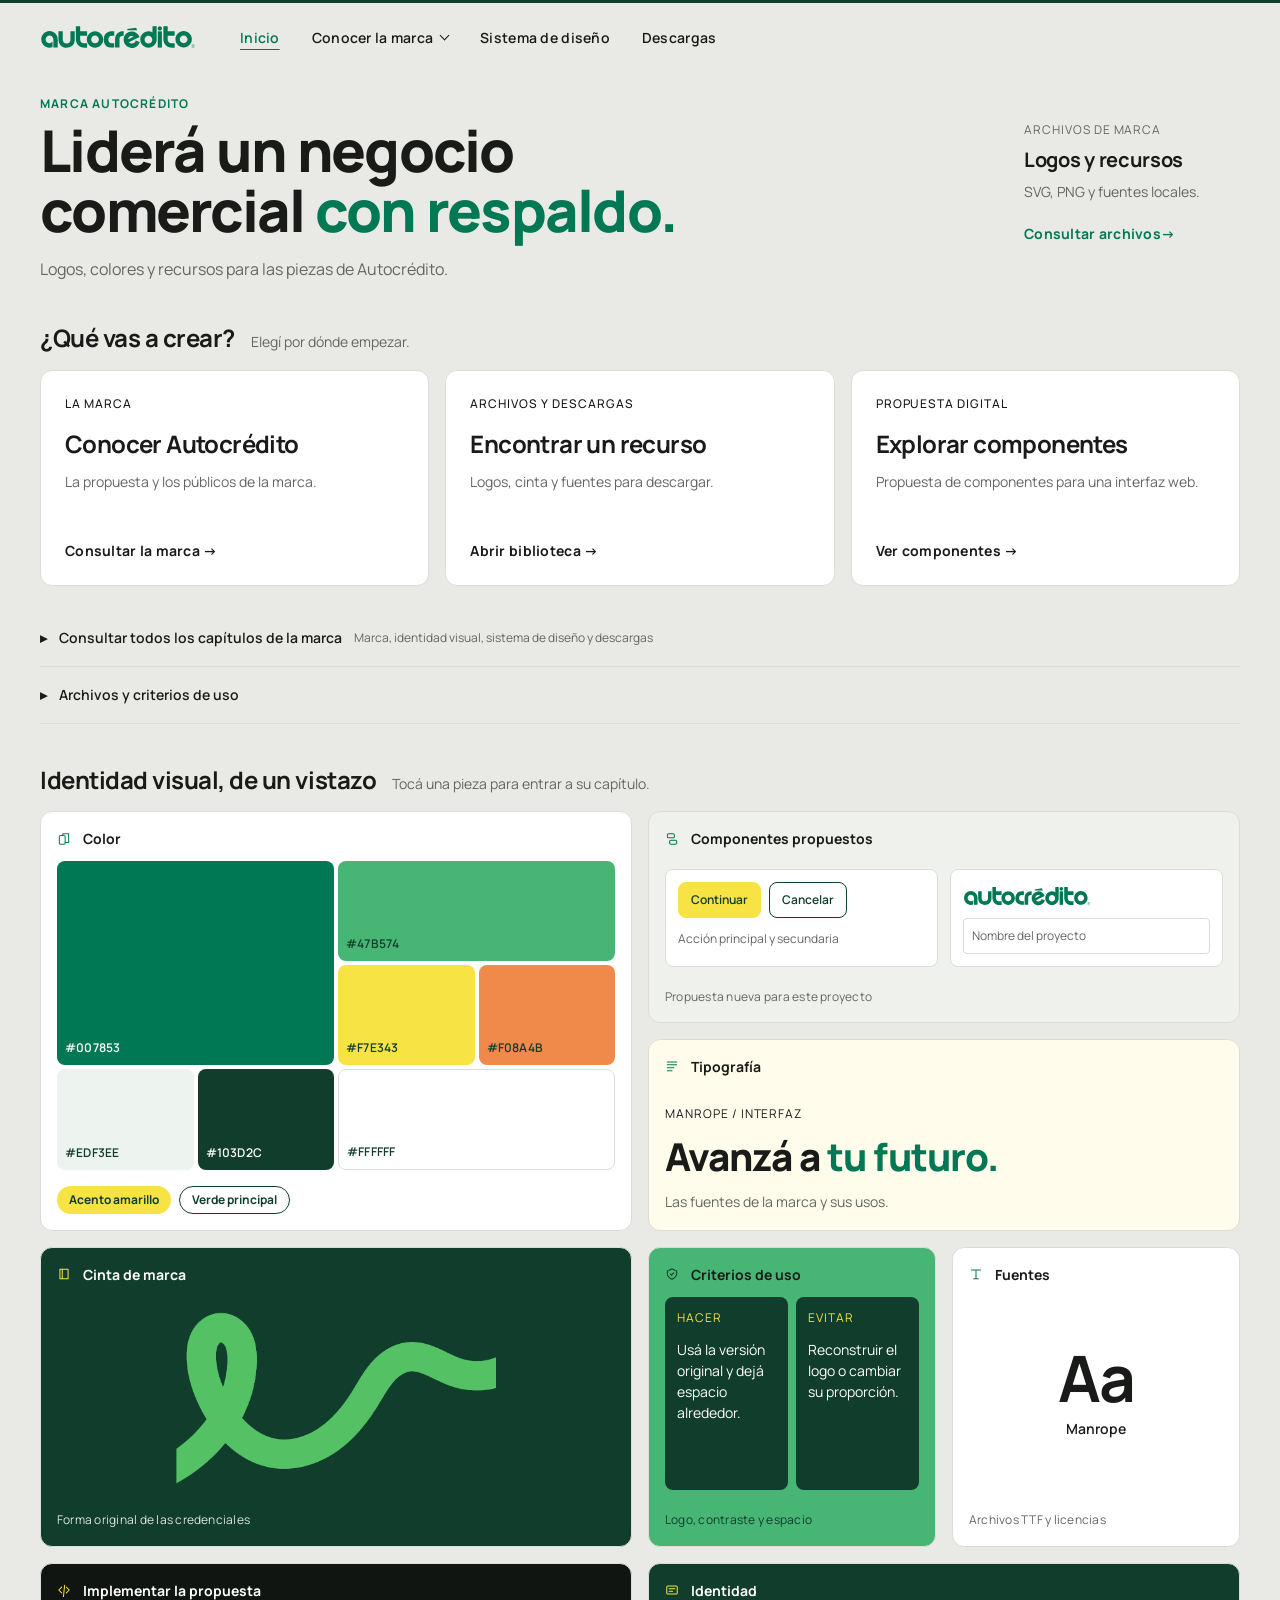
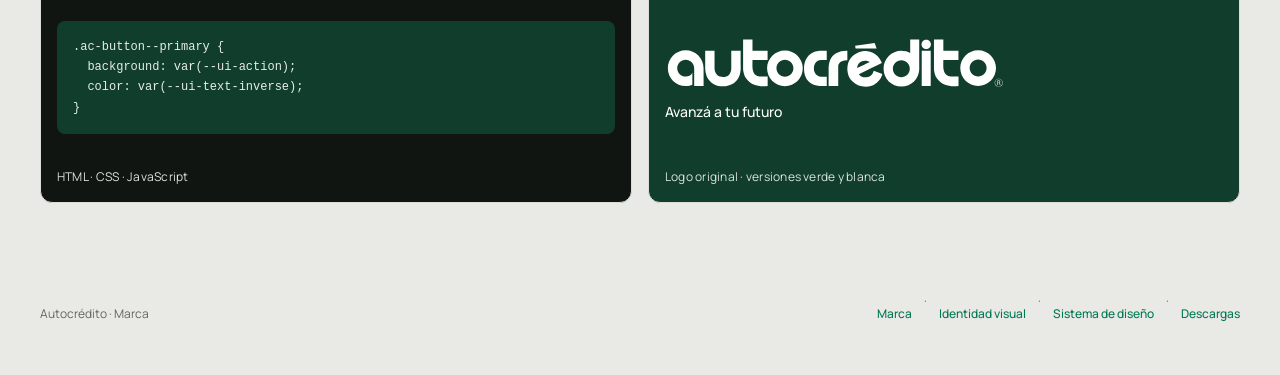
<file: index.html>
<!DOCTYPE html>
<html lang="es-AR"><head><meta charset="UTF-8"><meta name="viewport" content="width=device-width, initial-scale=1"><meta name="theme-color" content="#E9E9E6"><title>Inicio · Autocrédito</title><link rel="icon" href="assets/brand/logo-green.svg" type="image/svg+xml"><link rel="stylesheet" href="styles/tokens.css"><link rel="stylesheet" href="styles/brand.css"><script src="scripts/brand.js" defer></script><link rel="stylesheet" href="styles/portal.css"></head><body data-page="index.html" class="portal-reference"><a class="skip" href="#main">Ir al contenido</a><header class="site-header"><nav class="nav-inner" aria-label="Navegación principal"><a class="brand-link" href="index.html" aria-label="Autocrédito, inicio"><img class="logo" src="assets/brand/logo-green.svg" width="378" height="58" alt="Autocrédito"></a><a class="nav-item on" href="index.html" aria-current="page">Inicio</a><details class="nav-group"><summary>Conocer la marca</summary><div class="nav-popover"><a href="strategy.html">Marca</a><a href="visual-identity.html">Identidad visual</a></div></details><a class="nav-item" href="design-system.html">Sistema de diseño</a><a class="nav-item" href="resources.html">Descargas</a><span class="header-edition">Autocrédito · Manual de marca</span></nav></header><main class="portal-main" id="main">
<section class="portal-hero" aria-labelledby="home-title"><div><span class="portal-kicker">Marca Autocrédito</span><h1 id="home-title"><span>Liderá un negocio</span><span>comercial <em>con respaldo.</em></span></h1><p class="portal-hero-copy">Logos, colores y recursos para las piezas de Autocrédito.</p></div><aside class="portal-utility" aria-label="Acceso rápido"><span>Archivos de marca</span><strong>Logos y recursos</strong><p>SVG, PNG y fuentes locales.</p><a href="resources.html">Consultar archivos <span aria-hidden="true">→</span></a></aside></section>
<section aria-labelledby="tasks-title"><div class="portal-row-heading"><h2 id="tasks-title">¿Qué vas a crear?</h2><span>Elegí por dónde empezar.</span></div><div class="portal-entry-grid"><a class="portal-entry" href="strategy.html"><span class="portal-entry-kicker">La marca</span><h3>Conocer Autocrédito</h3><p>La propuesta y los públicos de la marca.</p><span class="portal-entry-action">Consultar la marca →</span></a><a class="portal-entry" href="resources.html"><span class="portal-entry-kicker">Archivos y descargas</span><h3>Encontrar un recurso</h3><p>Logos, cinta y fuentes para descargar.</p><span class="portal-entry-action">Abrir biblioteca →</span></a><a class="portal-entry" href="design-system.html"><span class="portal-entry-kicker">Propuesta digital</span><h3>Explorar componentes</h3><p>Propuesta de componentes para una interfaz web.</p><span class="portal-entry-action">Ver componentes →</span></a></div></section>
<div class="portal-disclosures"><details><summary>Consultar todos los capítulos de la marca <small>Marca, identidad visual, sistema de diseño y descargas</small></summary><div class="portal-chapter-links"><a href="strategy.html">Marca<span>Propuesta y públicos</span></a><a href="visual-identity.html">Identidad visual<span>Logo, color y tipografía</span></a><a href="design-system.html">Sistema de diseño<span>Propuesta de componentes</span></a><a href="resources.html">Descargas<span>Archivos de marca</span></a></div></details><details><summary>Archivos y criterios de uso</summary><p class="portal-disclosure-copy">Usá el logo y la cinta originales. Los colores digitales y las medidas de esta guía son criterios de trabajo. Un manual corporativo oficial tiene prioridad. <a href="resources.html#criterios">Consultar criterios</a></p></details></div>
<section aria-labelledby="visual-title"><div class="portal-row-heading"><h2 id="visual-title">Identidad visual, de un vistazo</h2><span>Tocá una pieza para entrar a su capítulo.</span></div><div class="portal-board">
<a class="portal-board-tile portal-palette-tile" href="visual-identity.html#colors"><span class="portal-board-title"><svg class="od-icon" viewBox="0 0 24 24" fill="none" stroke="currentColor" stroke-width="1.75" stroke-linecap="round" stroke-linejoin="round" aria-hidden="true"><rect x="4" y="6" width="10" height="15" rx="2"/><path d="M10 6V3h10v15h-6"/></svg>Color</span><div class="portal-palette"><span class="portal-color portal-color-primary">#007853</span><span class="portal-color portal-color-leaf">#47B574</span><span class="portal-color portal-color-yellow">#F7E343</span><span class="portal-color portal-color-orange">#F08A4B</span><span class="portal-color portal-color-soft">#EDF3EE</span><span class="portal-color portal-color-ink">#103D2C</span><span class="portal-color portal-color-white">#FFFFFF</span></div><div class="portal-palette-notes"><span class="portal-sample-pill">Acento amarillo</span><span class="portal-sample-pill outline">Verde principal</span></div></a><a class="portal-board-tile portal-board-wide portal-components-tile" href="design-system.html#acciones"><span class="portal-board-title"><svg class="od-icon" viewBox="0 0 24 24" fill="none" stroke="currentColor" stroke-width="1.75" stroke-linecap="round" stroke-linejoin="round" aria-hidden="true"><rect x="4" y="3" width="12" height="7" rx="2"/><rect x="8" y="14" width="12" height="7" rx="2"/></svg>Componentes propuestos</span><div class="portal-component-preview" aria-hidden="true"><div class="portal-mini-panel"><div class="portal-mini-actions"><span>Continuar</span><span>Cancelar</span></div><span class="portal-mini-caption">Acción principal y secundaria</span></div><div class="portal-mini-panel"><img class="logo" src="assets/brand/logo-green.svg" width="378" height="58" alt=""><span class="portal-mini-input">Nombre del proyecto</span></div></div><span class="portal-board-foot">Propuesta nueva para este proyecto</span></a><a class="portal-board-tile portal-board-wide portal-type-tile" href="visual-identity.html#typography"><span class="portal-board-title"><svg class="od-icon" viewBox="0 0 24 24" fill="none" stroke="currentColor" stroke-width="1.75" stroke-linecap="round" stroke-linejoin="round" aria-hidden="true"><path d="M4 5h16M4 10h16M4 15h11M4 20h8"/></svg>Tipografía</span><span class="portal-type-caption">Manrope / Interfaz</span><span class="portal-type-sample">Avanzá a <em>tu futuro.</em></span><p>Las fuentes de la marca y sus usos.</p></a><a class="portal-board-tile portal-board-wide portal-ribbon-tile" href="visual-identity.html#ribbon"><span class="portal-board-title"><svg class="od-icon" viewBox="0 0 24 24" fill="none" stroke="currentColor" stroke-width="1.75" stroke-linecap="round" stroke-linejoin="round" aria-hidden="true"><path d="M5 4h14v16H5zM9 4v16"/></svg>Cinta de marca</span><img src="assets/brand/cinta-credenciales.png" width="1005" height="580" alt="Bucle original de las credenciales de Autocrédito"><span class="portal-board-foot">Forma original de las credenciales</span></a><a class="portal-board-tile portal-rules-tile" href="visual-identity.html#logo"><span class="portal-board-title"><svg class="od-icon" viewBox="0 0 24 24" fill="none" stroke="currentColor" stroke-width="1.75" stroke-linecap="round" stroke-linejoin="round" aria-hidden="true"><path d="m9 12 2 2 4-4"/><path d="M12 3 4 7v5c0 5 8 9 8 9s8-4 8-9V7l-8-4Z"/></svg>Criterios de uso</span><div class="portal-rule-examples"><div class="portal-rule-example"><span>Hacer</span><p>Usá la versión original y dejá espacio alrededor.</p></div><div class="portal-rule-example"><span>Evitar</span><p>Reconstruir el logo o cambiar su proporción.</p></div></div><span class="portal-board-foot">Logo, contraste y espacio</span></a><a class="portal-board-tile portal-font-tile" href="resources.html#fonts"><span class="portal-board-title"><svg class="od-icon" viewBox="0 0 24 24" fill="none" stroke="currentColor" stroke-width="1.75" stroke-linecap="round" stroke-linejoin="round" aria-hidden="true"><path d="M4 5h16M12 5v15M8 20h8"/></svg>Fuentes</span><div class="portal-font-specimen"><b>Aa</b><span>Manrope</span></div><span class="portal-board-foot">Archivos TTF y licencias</span></a><a class="portal-board-tile portal-board-wide portal-code-tile" href="design-system.html#implementacion"><span class="portal-board-title"><svg class="od-icon" viewBox="0 0 24 24" fill="none" stroke="currentColor" stroke-width="1.75" stroke-linecap="round" stroke-linejoin="round" aria-hidden="true"><path d="m8 7-5 5 5 5m8-10 5 5-5 5m-3-13-2 20"/></svg>Implementar la propuesta</span><pre>.ac-button--primary {
  background: var(--ui-action);
  color: var(--ui-text-inverse);
}</pre><span class="portal-board-foot">HTML · CSS · JavaScript</span></a><a class="portal-board-tile portal-board-wide portal-mark-tile" href="visual-identity.html#logo"><span class="portal-board-title"><svg class="od-icon" viewBox="0 0 24 24" fill="none" stroke="currentColor" stroke-width="1.75" stroke-linecap="round" stroke-linejoin="round" aria-hidden="true"><rect x="3" y="5" width="18" height="14" rx="2"/><path d="M7 10h10M7 14h6"/></svg>Identidad</span><div class="portal-mark-specimen"><img src="assets/brand/logo-white.svg" width="378" height="58" alt="Autocrédito"><span>Avanzá a tu futuro</span></div><span class="portal-board-foot">Logo original · versiones verde y blanca</span></a></div></section></main><footer class="site-footer"><span>Autocrédito · Marca</span><div><a href="strategy.html">Marca</a><span aria-hidden="true">·</span><a href="visual-identity.html">Identidad visual</a><span aria-hidden="true">·</span><a href="design-system.html">Sistema de diseño</a><span aria-hidden="true">·</span><a href="resources.html">Descargas</a></div></footer><div class="toast" id="toast" role="status" aria-live="polite"></div></body></html>
</file>
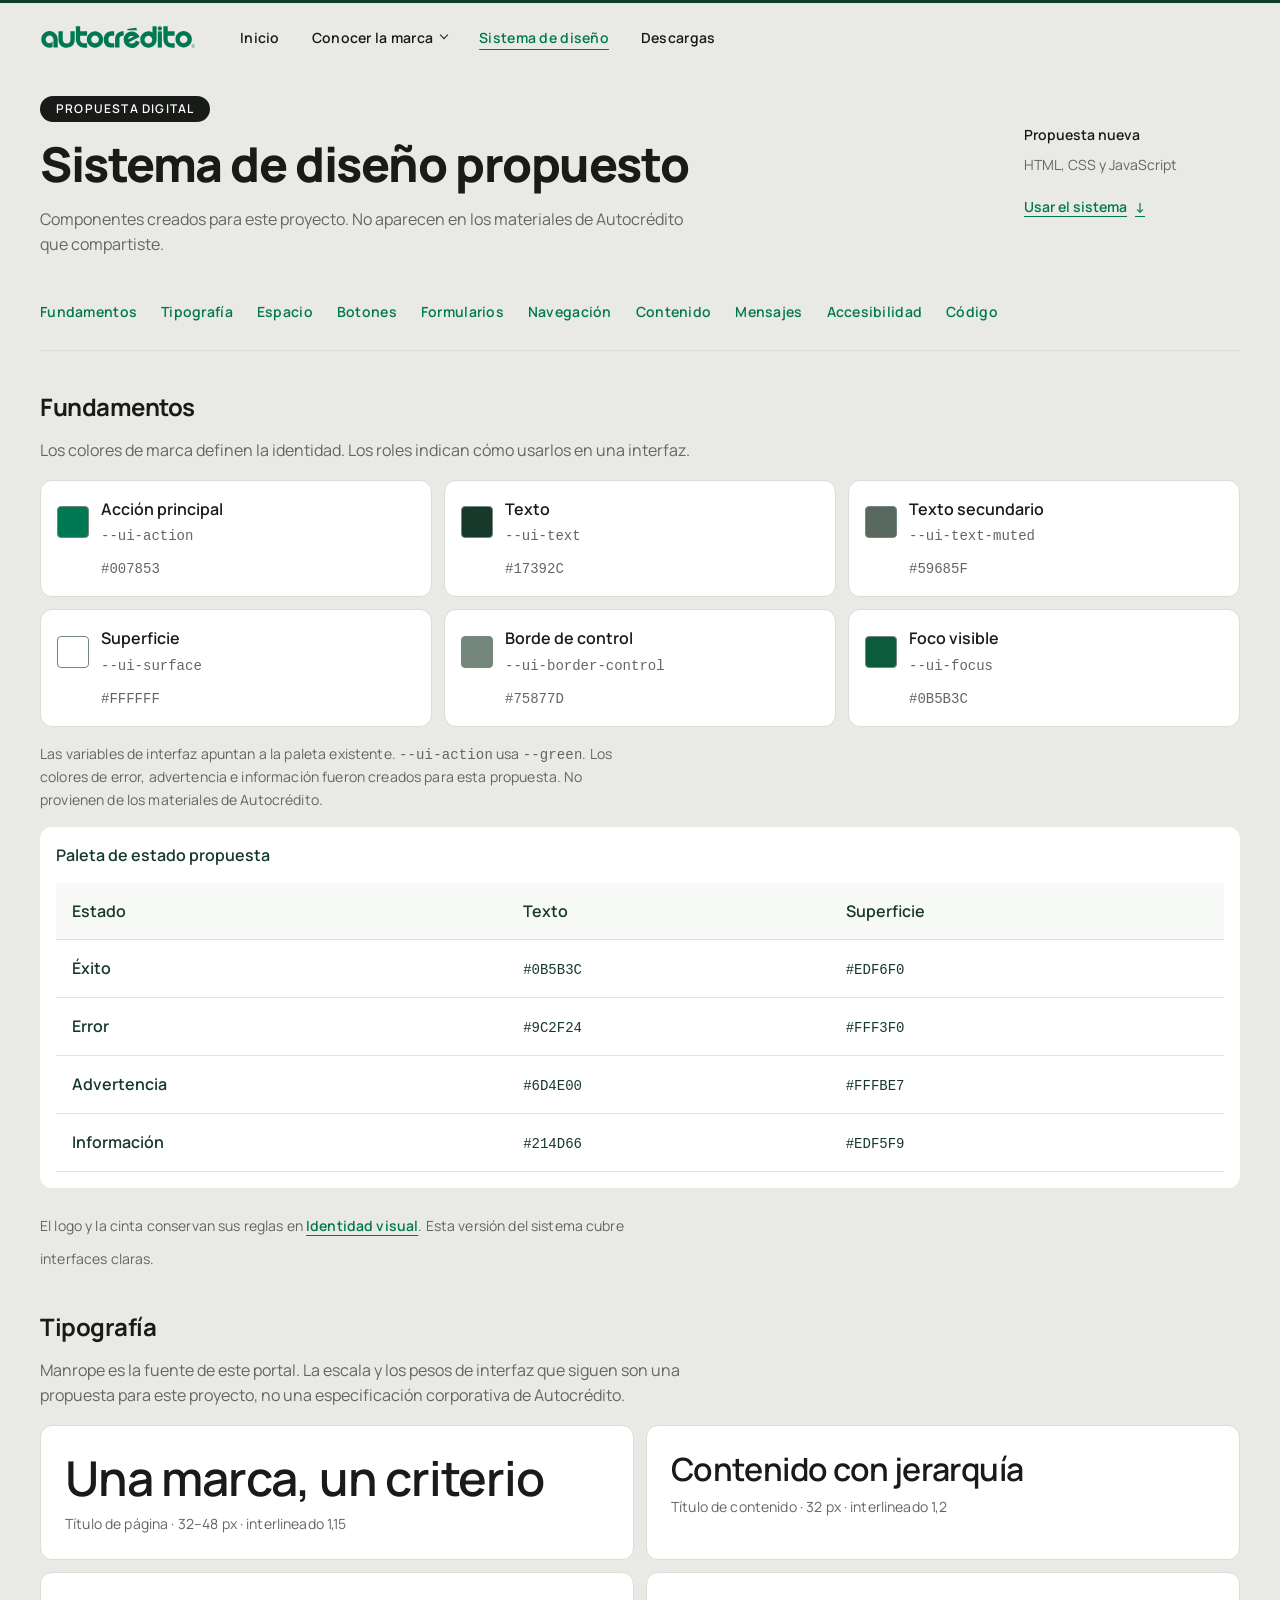
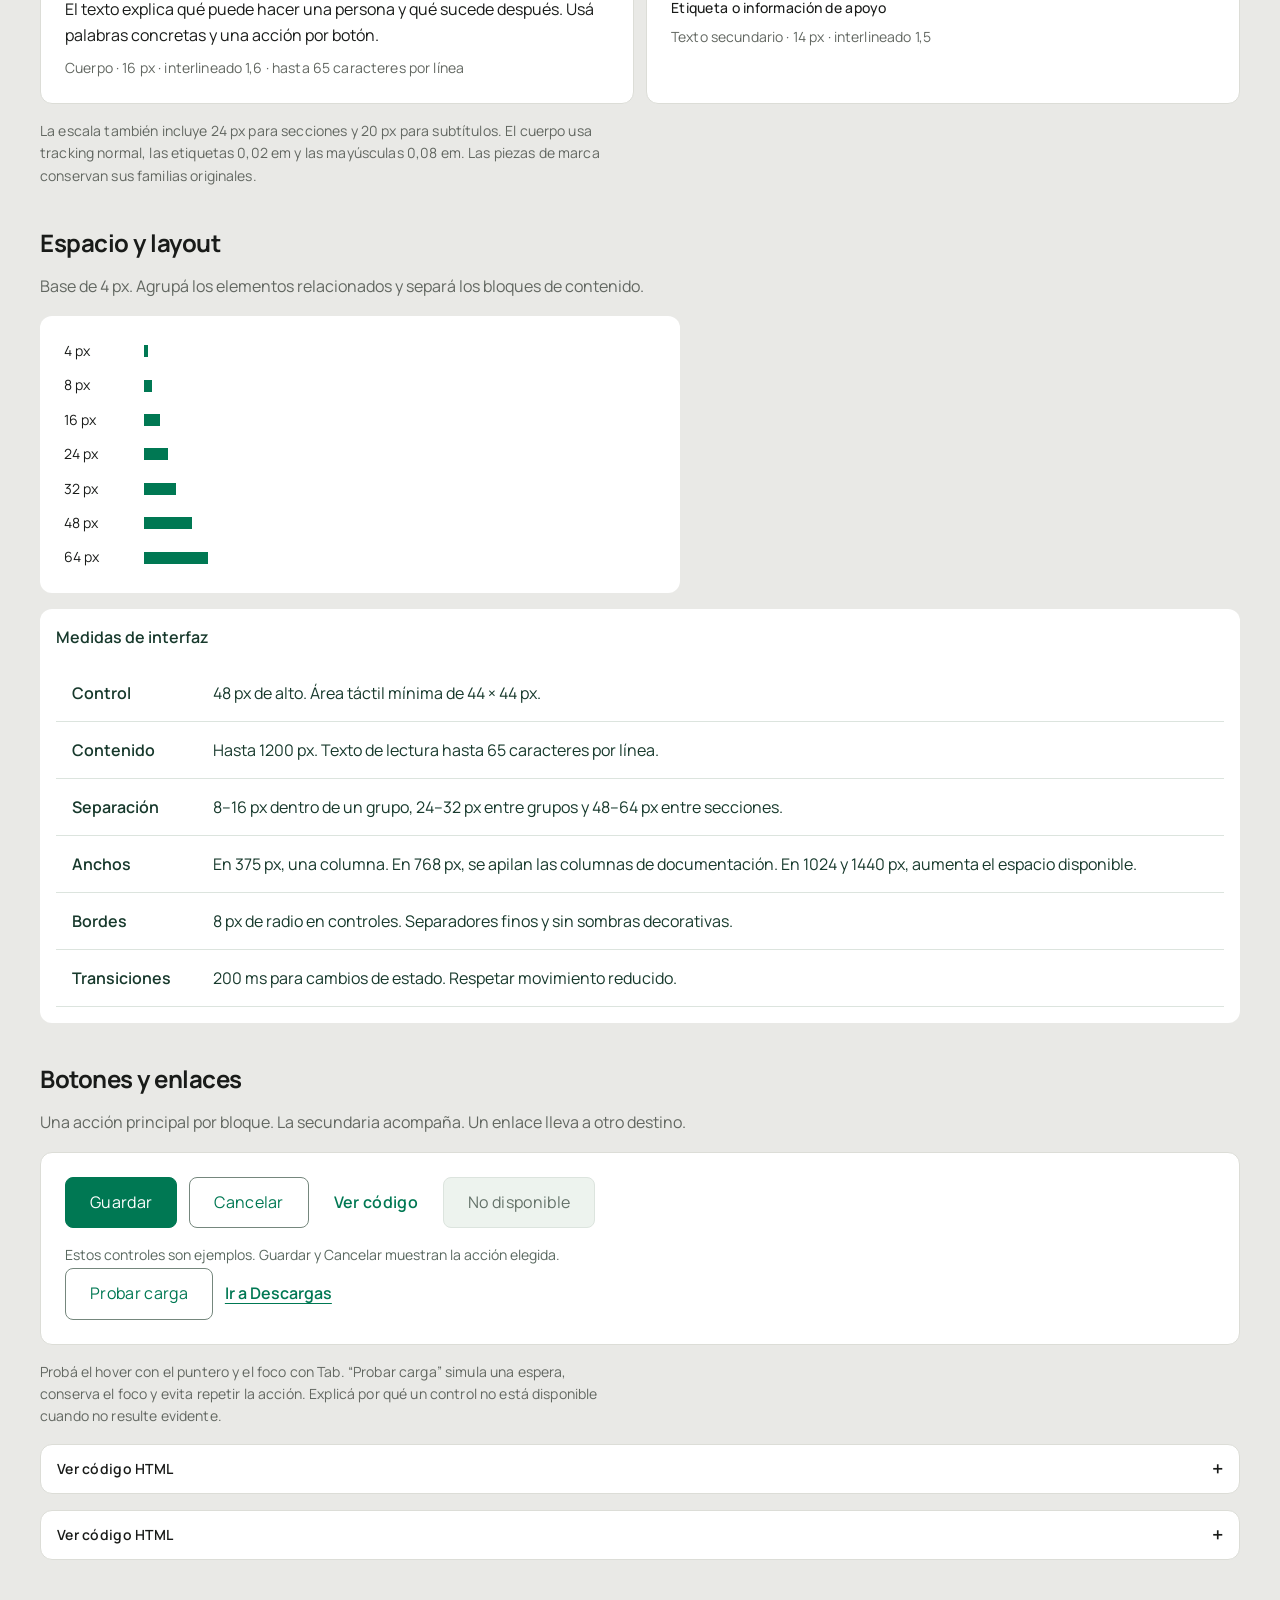
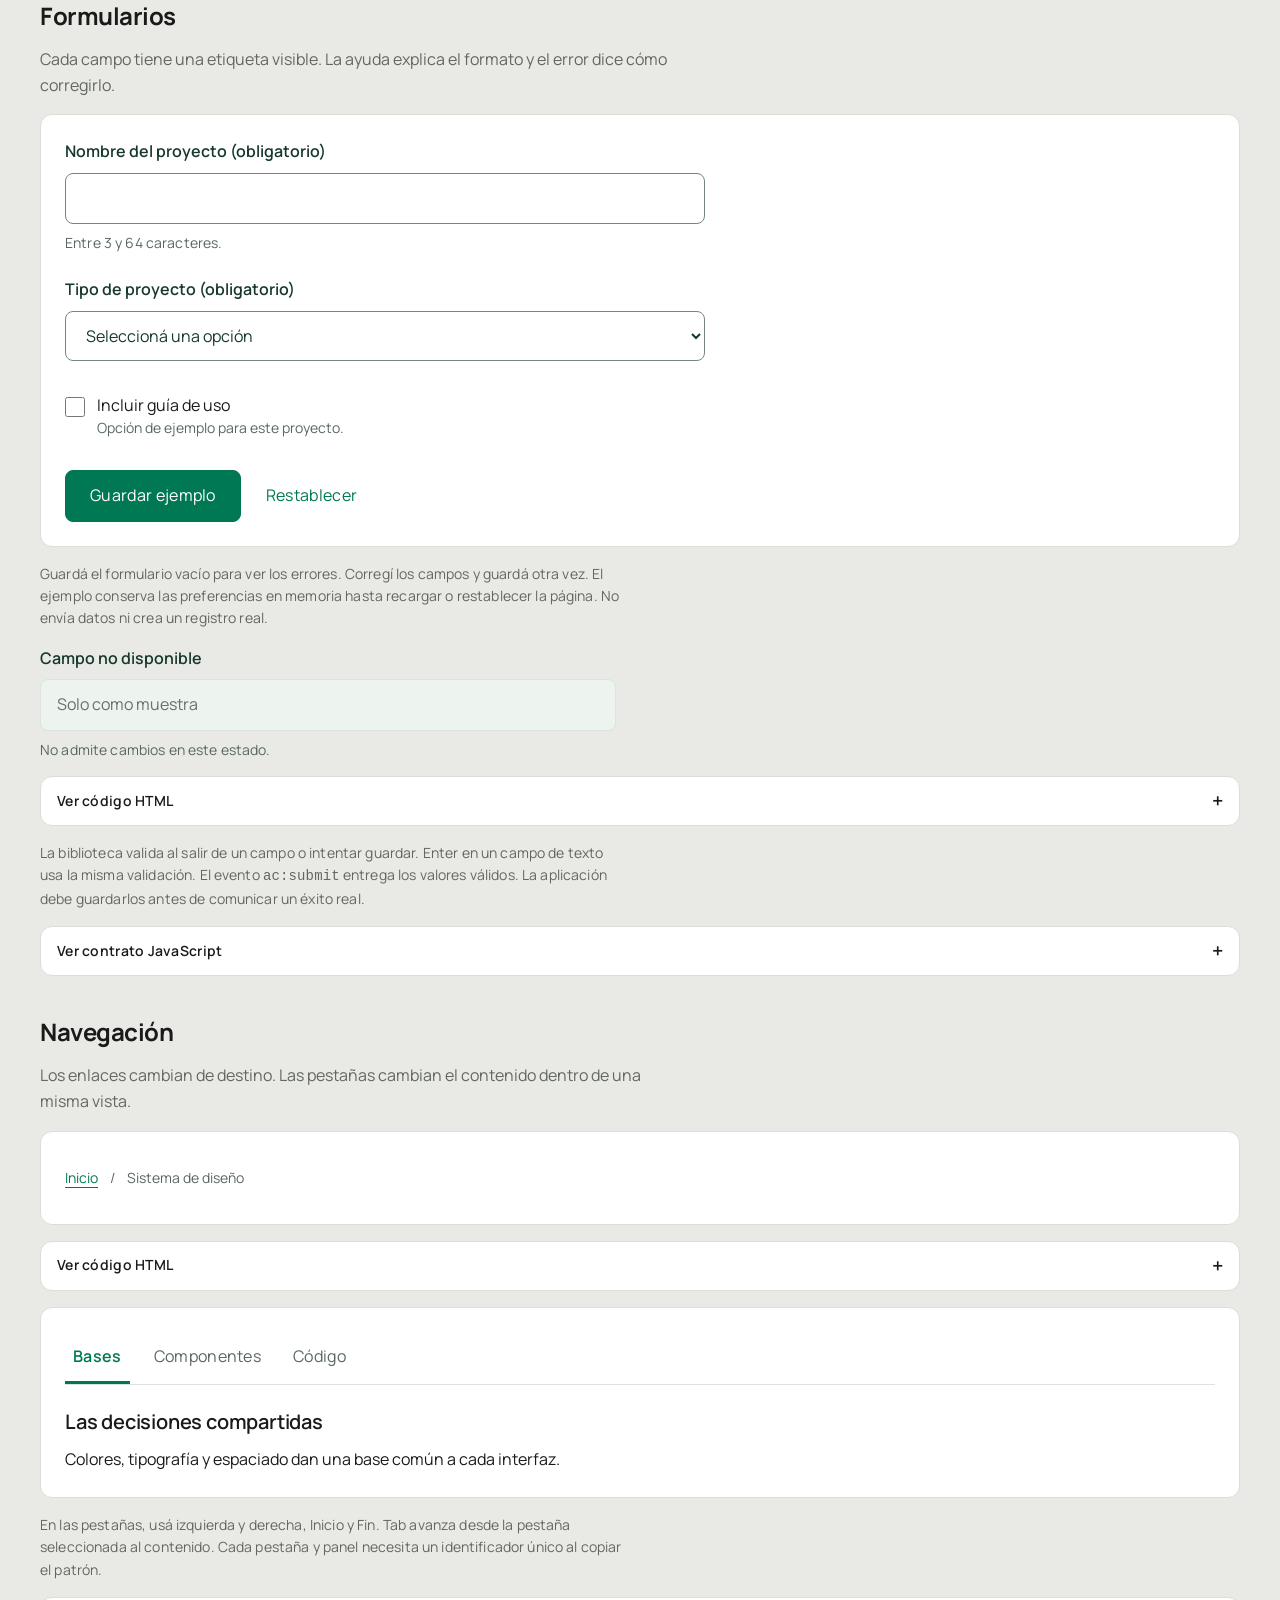
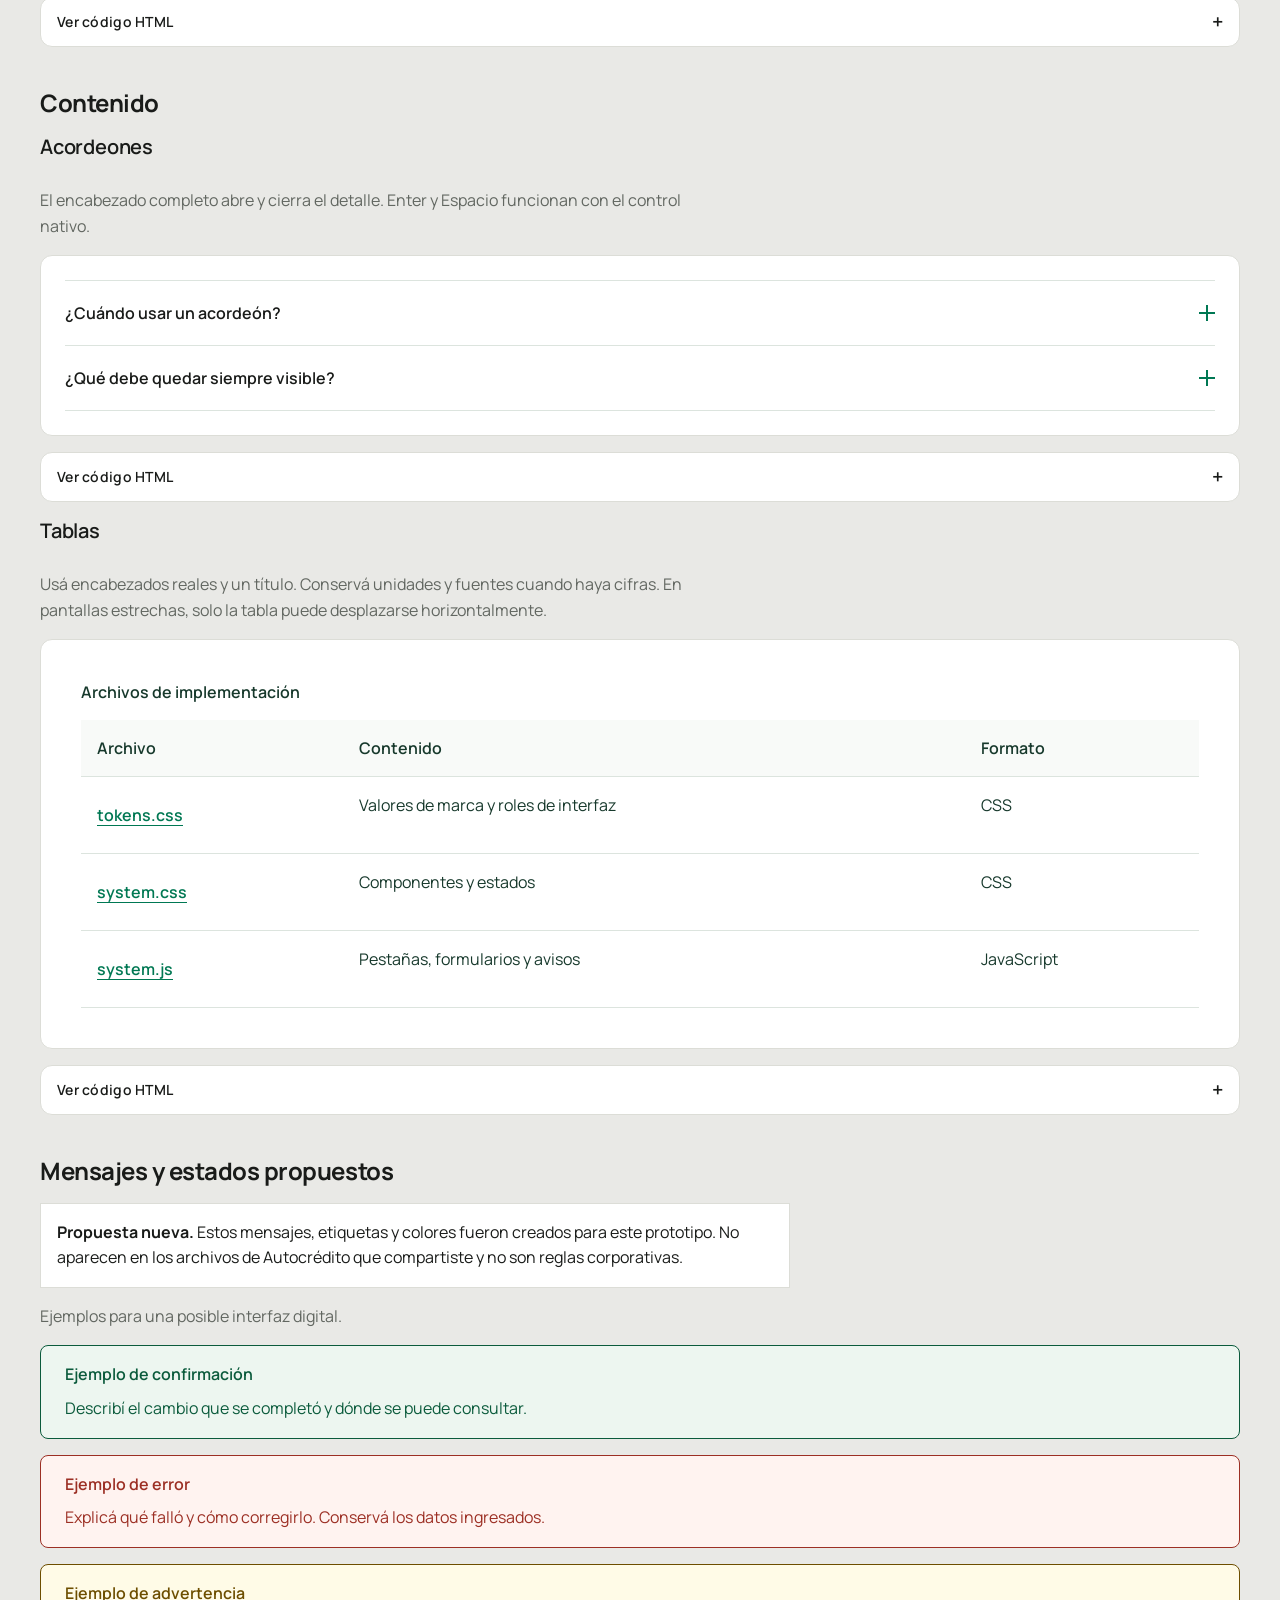
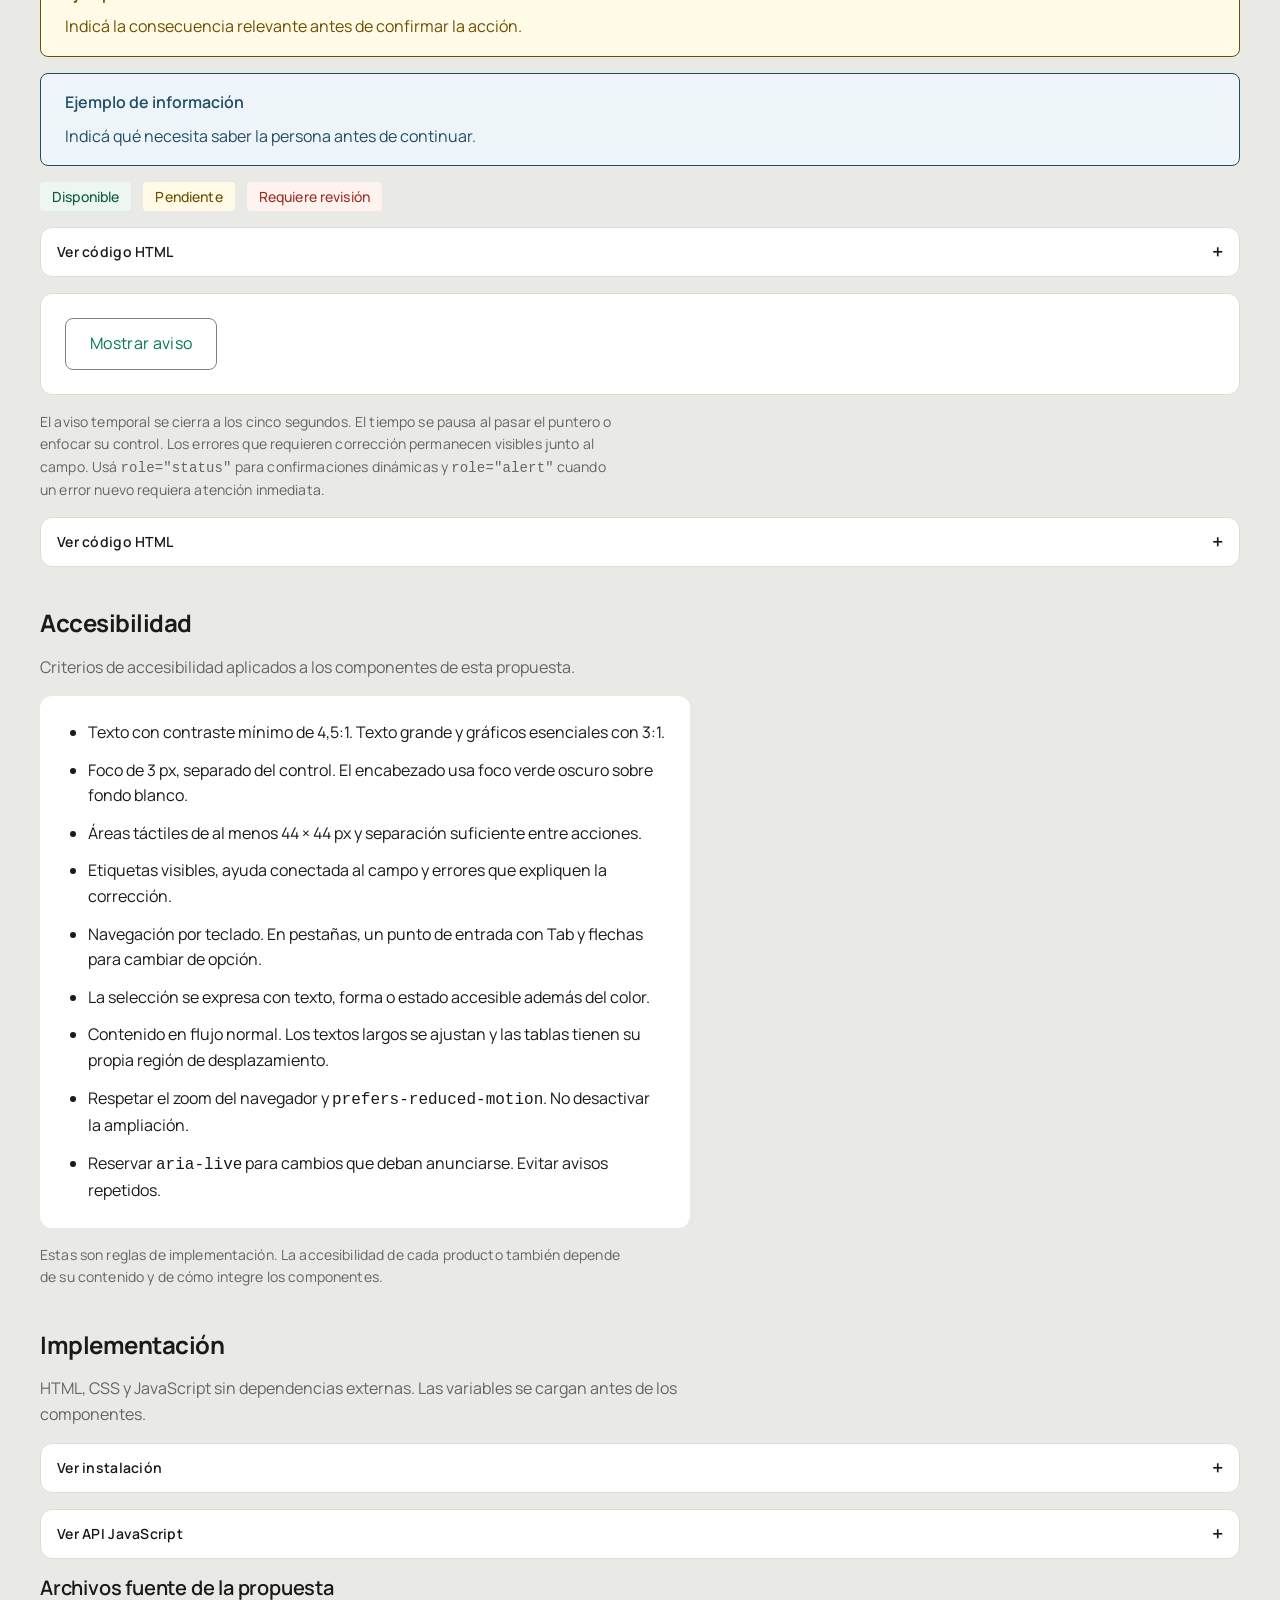
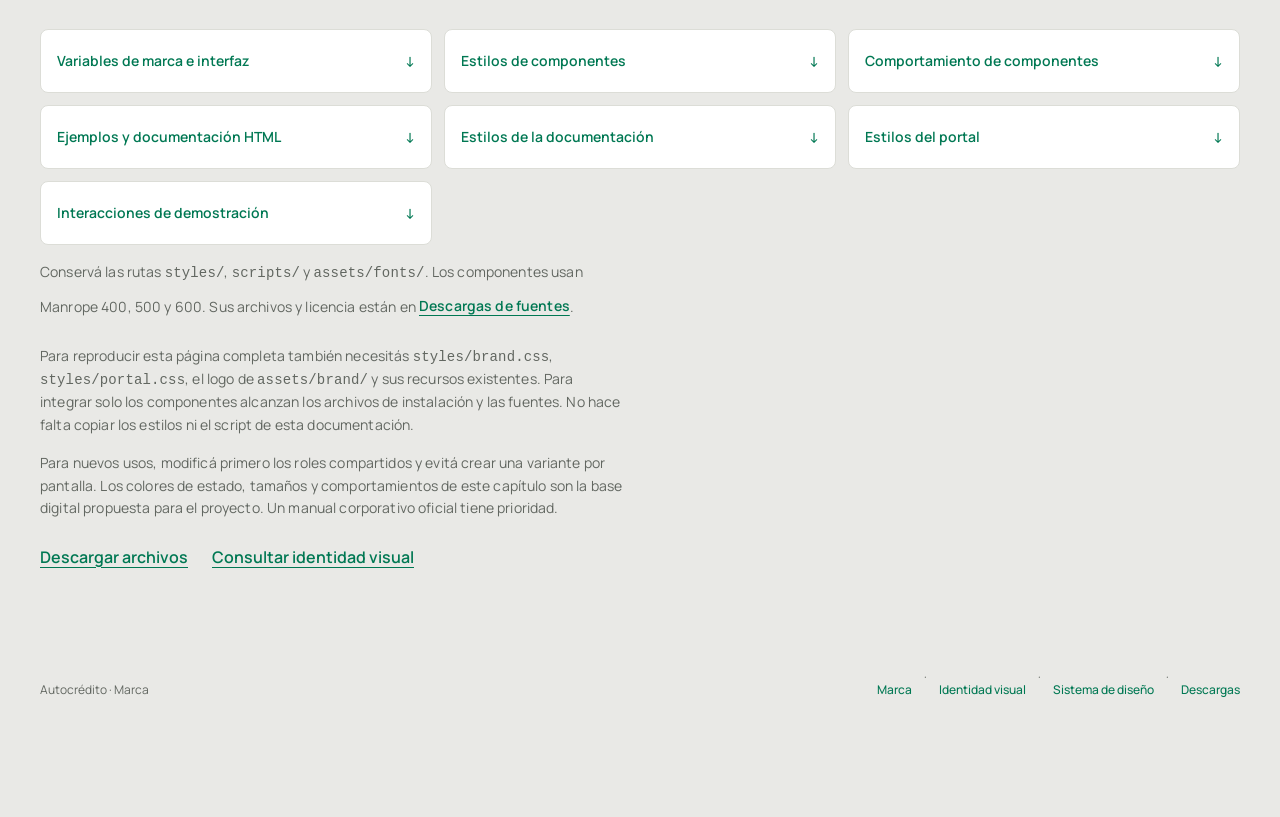
<file: design-system.html>
<!DOCTYPE html>
<html lang="es-AR"><head><meta charset="UTF-8"><meta name="viewport" content="width=device-width, initial-scale=1"><meta name="theme-color" content="#E9E9E6"><title>Sistema de diseño propuesto · Autocrédito</title>
<style>/* OD-LAYOUT-PRIMITIVES v1 — structure only: display, flex/grid, overflow, wrapping, ratio, geometry.
   Put this @layer first; product CSS outside the layer wins ordinary layout rules.
   Native hidden and closed-dialog states take precedence over component display rules. */
@layer od-layout {
  [hidden]:not([hidden="until-found" i]) { display: none !important; }
  dialog:not([open]) { display: none !important; }

  :where(.od-stack,.od-row,.od-row-top,.od-cluster,.od-grid,.od-field,.od-stat,.od-cell,.od-tile) > :where(*) { min-width: 0; }

  /* containers */
  .od-stack   { display: flex; flex-direction: column; gap: var(--od-gap, 8px); }
  .od-row     { display: flex; align-items: center; gap: var(--od-gap, 8px); }
  .od-row-top { display: flex; align-items: flex-start; gap: var(--od-gap, 8px); }
  .od-cluster { display: flex; flex-wrap: wrap; align-items: center; gap: var(--od-gap, 8px); }
  .od-fill    { flex: 1 1 0; min-width: 0; }
  .od-fixed   { flex: none; }
  .od-grid    { display: grid; gap: var(--od-gap, 12px); grid-template-columns: repeat(var(--od-cols, 3), minmax(0, 1fr)); }

  /* stacked information: each piece is its own line — never sibling inline spans */
  .od-stat, .od-field, .od-cell { display: grid; gap: var(--od-gap, 2px); }
  :where(.od-stat,.od-field,.od-cell) > :where(*) { display: block; }
  .od-tile { display: grid; grid-template-rows: auto 1fr; }
  :where(.od-tile) > :where(*) { display: block; }

  /* media keeps its intrinsic ratio by default; never a distorted or cropped
     cover by accident. height:auto lets the ratio win over an <img height="…">
     attribute. Cropping to a uniform box is an explicit opt-in: set --od-ratio
     AND add .od-media-cover together (per the core rule, only where a crop is
     deliberate — tile thumbs, decorative fills — never on full-frame content). */
  .od-media { display: block; width: 100%; height: auto; aspect-ratio: var(--od-ratio, auto); }
  .od-media-cover { object-fit: cover; }

  /* functional inline SVG icons opt into bounded geometry; content SVGs keep their own */
  .od-icon { display: inline-block; inline-size: var(--od-icon-size, 1em); block-size: var(--od-icon-size, 1em); flex: none; }

  /* data text only — authored copy is rewritten to its budget instead */
  .od-truncate { display: block; max-width: 100%; overflow: hidden; white-space: nowrap; text-overflow: ellipsis; }
  .od-clamp-2, .od-clamp-3 { display: -webkit-box; -webkit-box-orient: vertical; overflow: hidden; overflow-wrap: anywhere; }
  .od-clamp-2 { -webkit-line-clamp: 2; }
  .od-clamp-3 { -webkit-line-clamp: 3; }
  .od-lines-2 { min-height: calc(2 * 1.4em); }   /* block-level reservation for a shared baseline */
  .od-nowrap  { white-space: nowrap; }           /* 数字+单位 · 价格+起 · 日期+星期 */
  .od-keep    { word-break: keep-all; overflow-wrap: anywhere; } /* CJK labels break at spaces / <wbr> first */

  /* screen skeleton (optional): bars take their own space, the middle scrolls — no padding guessed for chrome */
  .od-screen { display: grid; grid-template-rows: auto minmax(0, 1fr) auto; height: 100%; }
  .od-scroll { overflow-y: auto; overscroll-behavior: contain; min-height: 0; }

  /* horizontal rail: the next item peeks at the edge; trailing room survives overflow */
  .od-rail { display: flex; gap: var(--od-gap, 8px); overflow-x: auto; scroll-snap-type: x proximity; scrollbar-width: none;
             padding-inline: var(--od-rail-pad, 16px); scroll-padding-inline: var(--od-rail-pad, 16px); }
  .od-rail::-webkit-scrollbar { display: none; }
  :where(.od-rail) > :where(*) { flex: none; scroll-snap-align: start; }
  :where(.od-rail) > :where(:last-child) { margin-inline-end: var(--od-rail-pad, 16px); }

  .od-spacer { flex: none; visibility: hidden; pointer-events: none; }
  .od-touch  { min-width: 44px; min-height: 44px; }
}
:root [hidden]:where(:not([hidden="until-found" i])) { display: none; }
/* /OD-LAYOUT-PRIMITIVES v1 */
</style>
<link rel="icon" href="assets/brand/logo-green.svg" type="image/svg+xml"><link rel="stylesheet" href="styles/tokens.css"><link rel="stylesheet" href="styles/brand.css"><link rel="stylesheet" href="styles/system.css"><link rel="stylesheet" href="styles/system-docs.css"><script src="scripts/system.js" defer></script><script src="scripts/system-docs.js" defer></script><link rel="stylesheet" href="styles/portal.css"></head>
<body data-page="design-system.html" class="portal-reference ac-ui"><a class="skip" href="#main">Ir al contenido</a><header class="site-header"><nav class="nav-inner" aria-label="Navegación principal"><a class="brand-link" href="index.html" aria-label="Autocrédito, inicio"><img class="logo" src="assets/brand/logo-green.svg" width="378" height="58" alt="Autocrédito"></a><a class="nav-item" href="index.html">Inicio</a><details class="nav-group"><summary>Conocer la marca</summary><div class="nav-popover"><a href="strategy.html">Marca</a><a href="visual-identity.html">Identidad visual</a></div></details><a class="nav-item on" href="design-system.html" aria-current="page">Sistema de diseño</a><a class="nav-item" href="resources.html">Descargas</a><span class="header-edition">Autocrédito · Manual de marca</span></nav></header>
<main class="ds-main" id="main"><div class="ds-intro"><div><span class="ds-kicker">Propuesta digital</span><h1>Sistema de diseño propuesto</h1><p>Componentes creados para este proyecto. No aparecen en los materiales de Autocrédito que compartiste.</p></div><div class="ds-intro-meta"><strong>Propuesta nueva</strong><span>HTML, CSS y JavaScript</span><a class="ac-link" href="#implementacion">Usar el sistema <span aria-hidden="true">↓</span></a></div></div><nav class="ds-index" aria-label="Secciones del sistema de diseño"><a href="#fundamentos">Fundamentos</a><a href="#tipografia">Tipografía</a><a href="#espacio">Espacio</a><a href="#acciones">Botones</a><a href="#formularios">Formularios</a><a href="#navegacion">Navegación</a><a href="#contenido">Contenido</a><a href="#mensajes">Mensajes</a><a href="#accesibilidad">Accesibilidad</a><a href="#implementacion">Código</a></nav>
<section class="ds-section" id="fundamentos" aria-labelledby="title-fundamentos"><div class="ds-section-heading"><span>01</span><h2 id="title-fundamentos">Fundamentos</h2></div><div class="ds-section-body"><p class="ds-lead">Los colores de marca definen la identidad. Los roles indican cómo usarlos en una interfaz.</p><div class="ds-color-list"><div class="ds-color-row"><span class="ds-color-chip" style="--ds-chip:var(--ui-action)" aria-hidden="true"></span><div class="ds-color-name"><strong>Acción principal</strong><code>--ui-action</code></div><code>#007853</code></div><div class="ds-color-row"><span class="ds-color-chip" style="--ds-chip:var(--ui-text)" aria-hidden="true"></span><div class="ds-color-name"><strong>Texto</strong><code>--ui-text</code></div><code>#17392C</code></div><div class="ds-color-row"><span class="ds-color-chip" style="--ds-chip:var(--ui-text-muted)" aria-hidden="true"></span><div class="ds-color-name"><strong>Texto secundario</strong><code>--ui-text-muted</code></div><code>#59685F</code></div><div class="ds-color-row"><span class="ds-color-chip" style="--ds-chip:var(--ui-surface)" aria-hidden="true"></span><div class="ds-color-name"><strong>Superficie</strong><code>--ui-surface</code></div><code>#FFFFFF</code></div><div class="ds-color-row"><span class="ds-color-chip" style="--ds-chip:var(--ui-border-control)" aria-hidden="true"></span><div class="ds-color-name"><strong>Borde de control</strong><code>--ui-border-control</code></div><code>#75877D</code></div><div class="ds-color-row"><span class="ds-color-chip" style="--ds-chip:var(--ui-focus)" aria-hidden="true"></span><div class="ds-color-name"><strong>Foco visible</strong><code>--ui-focus</code></div><code>#0B5B3C</code></div></div><p class="ds-note">Las variables de interfaz apuntan a la paleta existente. <code>--ui-action</code> usa <code>--green</code>. Los colores de error, advertencia e información fueron creados para esta propuesta. No provienen de los materiales de Autocrédito.</p><div class="ac-table-region" role="region" aria-label="Roles de estado" tabindex="0"><table class="ac-table"><caption>Paleta de estado propuesta</caption><thead><tr><th scope="col">Estado</th><th scope="col">Texto</th><th scope="col">Superficie</th></tr></thead><tbody><tr><th scope="row">Éxito</th><td><code>#0B5B3C</code></td><td><code>#EDF6F0</code></td></tr><tr><th scope="row">Error</th><td><code>#9C2F24</code></td><td><code>#FFF3F0</code></td></tr><tr><th scope="row">Advertencia</th><td><code>#6D4E00</code></td><td><code>#FFFBE7</code></td></tr><tr><th scope="row">Información</th><td><code>#214D66</code></td><td><code>#EDF5F9</code></td></tr></tbody></table></div><p class="ds-note">El logo y la cinta conservan sus reglas en <a class="ac-link" href="visual-identity.html">Identidad visual</a>. Esta versión del sistema cubre interfaces claras.</p></div></section>
<section class="ds-section" id="tipografia" aria-labelledby="title-tipografia"><div class="ds-section-heading"><span>02</span><h2 id="title-tipografia">Tipografía</h2></div><div class="ds-section-body"><p class="ds-lead">Manrope es la fuente de este portal. La escala y los pesos de interfaz que siguen son una propuesta para este proyecto, no una especificación corporativa de Autocrédito.</p><div class="ds-type"><div class="ds-type-item"><p class="ds-type-sample ds-type-display">Una marca, un criterio</p><p class="ds-note">Título de página · 32–48 px · interlineado 1,15</p></div><div class="ds-type-item"><p class="ds-type-sample ds-type-heading">Contenido con jerarquía</p><p class="ds-note">Título de contenido · 32 px · interlineado 1,2</p></div><div class="ds-type-item"><p class="ds-type-sample ds-type-body">El texto explica qué puede hacer una persona y qué sucede después. Usá palabras concretas y una acción por botón.</p><p class="ds-note">Cuerpo · 16 px · interlineado 1,6 · hasta 65 caracteres por línea</p></div><div class="ds-type-item"><p class="ds-type-sample ds-type-label">Etiqueta o información de apoyo</p><p class="ds-note">Texto secundario · 14 px · interlineado 1,5</p></div></div><p class="ds-note">La escala también incluye 24 px para secciones y 20 px para subtítulos. El cuerpo usa tracking normal, las etiquetas 0,02 em y las mayúsculas 0,08 em. Las piezas de marca conservan sus familias originales.</p></div></section>
<section class="ds-section" id="espacio" aria-labelledby="title-espacio"><div class="ds-section-heading"><span>03</span><h2 id="title-espacio">Espacio y layout</h2></div><div class="ds-section-body"><p class="ds-lead">Base de 4 px. Agrupá los elementos relacionados y separá los bloques de contenido.</p><ul class="ds-spacing" aria-label="Escala de espaciado"><li><span>4 px</span><span class="ds-spacing-bar" style="--ds-space:var(--s1)" aria-hidden="true"></span></li><li><span>8 px</span><span class="ds-spacing-bar" style="--ds-space:var(--s2)" aria-hidden="true"></span></li><li><span>16 px</span><span class="ds-spacing-bar" style="--ds-space:var(--s4)" aria-hidden="true"></span></li><li><span>24 px</span><span class="ds-spacing-bar" style="--ds-space:var(--s6)" aria-hidden="true"></span></li><li><span>32 px</span><span class="ds-spacing-bar" style="--ds-space:var(--s8)" aria-hidden="true"></span></li><li><span>48 px</span><span class="ds-spacing-bar" style="--ds-space:var(--s12)" aria-hidden="true"></span></li><li><span>64 px</span><span class="ds-spacing-bar" style="--ds-space:var(--s16)" aria-hidden="true"></span></li></ul><div class="ac-table-region" role="region" aria-label="Reglas de composición" tabindex="0"><table class="ac-table"><caption>Medidas de interfaz</caption><tbody><tr><th scope="row">Control</th><td>48 px de alto. Área táctil mínima de 44 × 44 px.</td></tr><tr><th scope="row">Contenido</th><td>Hasta 1200 px. Texto de lectura hasta 65 caracteres por línea.</td></tr><tr><th scope="row">Separación</th><td>8–16 px dentro de un grupo, 24–32 px entre grupos y 48–64 px entre secciones.</td></tr><tr><th scope="row">Anchos</th><td>En 375 px, una columna. En 768 px, se apilan las columnas de documentación. En 1024 y 1440 px, aumenta el espacio disponible.</td></tr><tr><th scope="row">Bordes</th><td>8 px de radio en controles. Separadores finos y sin sombras decorativas.</td></tr><tr><th scope="row">Transiciones</th><td>200 ms para cambios de estado. Respetar movimiento reducido.</td></tr></tbody></table></div></div></section>
<section class="ds-section" id="acciones" aria-labelledby="title-acciones"><div class="ds-section-heading"><span>04</span><h2 id="title-acciones">Botones y enlaces</h2></div><div class="ds-section-body"><p class="ds-lead">Una acción principal por bloque. La secundaria acompaña. Un enlace lleva a otro destino.</p><div class="ds-demo "><div class="ac-actions">
  <button type="button" class="ac-button ac-button--primary" data-ds-action>Guardar</button>
  <button type="button" class="ac-button ac-button--secondary" data-ds-action>Cancelar</button>
  <a class="ac-button ac-button--text" href="#implementacion">Ver código</a>
  <button type="button" class="ac-button ac-button--secondary" disabled>No disponible</button>
</div><p class="ds-example-feedback" id="button-demo-result" role="status" aria-live="polite">Estos controles son ejemplos. Guardar y Cancelar muestran la acción elegida.</p><div class="ac-actions"><button type="button" class="ac-button ac-button--secondary" data-ds-loading>Probar carga</button><a class="ac-link" href="resources.html">Ir a Descargas</a></div></div><p class="ds-note">Probá el hover con el puntero y el foco con Tab. “Probar carga” simula una espera, conserva el foco y evita repetir la acción. Explicá por qué un control no está disponible cuando no resulte evidente.</p><details class="ds-code"><summary>Ver código HTML</summary><div class="ds-code-tools"><button type="button" class="ds-copy" data-ds-copy="code-botones" aria-label="Copiar código de botones">Copiar código</button></div><pre tabindex="0" aria-label="Código de botones"><code id="code-botones">&lt;button type=&quot;button&quot; class=&quot;ac-button ac-button--primary&quot;&gt;Guardar&lt;/button&gt;
&lt;button type=&quot;button&quot; class=&quot;ac-button ac-button--secondary&quot;&gt;Cancelar&lt;/button&gt;
&lt;a class=&quot;ac-button ac-button--text&quot; href=&quot;#detalle&quot;&gt;Ver detalle&lt;/a&gt;
&lt;button type=&quot;button&quot; class=&quot;ac-button ac-button--secondary&quot; disabled&gt;No disponible&lt;/button&gt;</code></pre></details><details class="ds-code"><summary>Ver código HTML</summary><div class="ds-code-tools"><button type="button" class="ds-copy" data-ds-copy="code-carga" aria-label="Copiar código de carga">Copiar código</button></div><pre tabindex="0" aria-label="Código de carga"><code id="code-carga">&lt;button type=&quot;button&quot; class=&quot;ac-button ac-button--primary&quot;
  aria-busy=&quot;true&quot; aria-disabled=&quot;true&quot;&gt;Guardando…&lt;/button&gt;
&lt;!-- Restablecé ambos atributos al terminar la operación.
     system.js bloquea la activación con aria-disabled=&quot;true&quot;. --&gt;</code></pre></details></div></section>
<section class="ds-section" id="formularios" aria-labelledby="title-formularios"><div class="ds-section-heading"><span>05</span><h2 id="title-formularios">Formularios</h2></div><div class="ds-section-body"><p class="ds-lead">Cada campo tiene una etiqueta visible. La ayuda explica el formato y el error dice cómo corregirlo.</p><div class="ds-demo "><form class="ac-form" id="preferences-demo" data-ac-form novalidate>
  <div class="ac-notice ac-notice--error" data-ac-errors tabindex="-1"
    role="group" aria-labelledby="form-errors-title" hidden>
    <strong id="form-errors-title">Revisá estos campos</strong><ul></ul>
  </div>
  <div class="ac-field od-field">
    <label for="project-name">Nombre del proyecto (obligatorio)</label>
    <input class="ac-input" id="project-name" name="project" type="text"
      required minlength="3" maxlength="64" data-ac-field data-ac-label="Nombre del proyecto"
      data-error-required="Escribí el nombre del proyecto."
      aria-describedby="project-name-help project-name-error">
    <span class="ac-help" id="project-name-help">Entre 3 y 64 caracteres.</span>
    <span class="ac-error" id="project-name-error" hidden></span>
  </div>
  <div class="ac-field od-field">
    <label for="project-type">Tipo de proyecto (obligatorio)</label>
    <select class="ac-select" id="project-type" name="type" required data-ac-field
      data-ac-label="Tipo de proyecto" data-error-required="Elegí un tipo de proyecto."
      aria-describedby="project-type-error">
      <option value="">Seleccioná una opción</option>
      <option value="portal">Portal</option>
      <option value="landing">Página de presentación</option>
      <option value="herramienta">Herramienta interna</option>
    </select>
    <span class="ac-error" id="project-type-error" hidden></span>
  </div>
  <label class="ac-check" for="include-guide">
    <input id="include-guide" name="guide" type="checkbox">
    <span>Incluir guía de uso<small>Opción de ejemplo para este proyecto.</small></span>
  </label>
  <div class="ac-actions">
    <button type="button" class="ac-button ac-button--primary" data-ac-submit>Guardar ejemplo</button>
    <button type="reset" class="ac-button ac-button--text">Restablecer</button>
  </div>
</form></div><div class="ac-notice ac-notice--success ds-form-result" id="preferences-result" role="region" aria-label="Preferencias del ejemplo guardadas" hidden><strong>Ejemplo guardado en esta página</strong><dl><div><dt>Proyecto</dt><dd id="saved-project"></dd></div><div><dt>Tipo</dt><dd id="saved-type"></dd></div><div><dt>Guía</dt><dd id="saved-guide"></dd></div></dl></div><p class="ds-note">Guardá el formulario vacío para ver los errores. Corregí los campos y guardá otra vez. El ejemplo conserva las preferencias en memoria hasta recargar o restablecer la página. No envía datos ni crea un registro real.</p><div class="ac-field od-field ds-native-disabled"><label for="disabled-example">Campo no disponible</label><input class="ac-input" id="disabled-example" value="Solo como muestra" disabled aria-describedby="disabled-example-help"><span class="ac-help" id="disabled-example-help">No admite cambios en este estado.</span></div><details class="ds-code"><summary>Ver código HTML</summary><div class="ds-code-tools"><button type="button" class="ds-copy" data-ds-copy="code-formulario" aria-label="Copiar código de formulario">Copiar código</button></div><pre tabindex="0" aria-label="Código de formulario"><code id="code-formulario">&lt;form class=&quot;ac-form&quot; id=&quot;preferences-demo&quot; data-ac-form novalidate&gt;
  &lt;div class=&quot;ac-notice ac-notice--error&quot; data-ac-errors tabindex=&quot;-1&quot;
    role=&quot;group&quot; aria-labelledby=&quot;form-errors-title&quot; hidden&gt;
    &lt;strong id=&quot;form-errors-title&quot;&gt;Revisá estos campos&lt;/strong&gt;&lt;ul&gt;&lt;/ul&gt;
  &lt;/div&gt;
  &lt;div class=&quot;ac-field od-field&quot;&gt;
    &lt;label for=&quot;project-name&quot;&gt;Nombre del proyecto (obligatorio)&lt;/label&gt;
    &lt;input class=&quot;ac-input&quot; id=&quot;project-name&quot; name=&quot;project&quot; type=&quot;text&quot;
      required minlength=&quot;3&quot; maxlength=&quot;64&quot; data-ac-field data-ac-label=&quot;Nombre del proyecto&quot;
      data-error-required=&quot;Escribí el nombre del proyecto.&quot;
      aria-describedby=&quot;project-name-help project-name-error&quot;&gt;
    &lt;span class=&quot;ac-help&quot; id=&quot;project-name-help&quot;&gt;Entre 3 y 64 caracteres.&lt;/span&gt;
    &lt;span class=&quot;ac-error&quot; id=&quot;project-name-error&quot; hidden&gt;&lt;/span&gt;
  &lt;/div&gt;
  &lt;div class=&quot;ac-field od-field&quot;&gt;
    &lt;label for=&quot;project-type&quot;&gt;Tipo de proyecto (obligatorio)&lt;/label&gt;
    &lt;select class=&quot;ac-select&quot; id=&quot;project-type&quot; name=&quot;type&quot; required data-ac-field
      data-ac-label=&quot;Tipo de proyecto&quot; data-error-required=&quot;Elegí un tipo de proyecto.&quot;
      aria-describedby=&quot;project-type-error&quot;&gt;
      &lt;option value=&quot;&quot;&gt;Seleccioná una opción&lt;/option&gt;
      &lt;option value=&quot;portal&quot;&gt;Portal&lt;/option&gt;
      &lt;option value=&quot;landing&quot;&gt;Página de presentación&lt;/option&gt;
      &lt;option value=&quot;herramienta&quot;&gt;Herramienta interna&lt;/option&gt;
    &lt;/select&gt;
    &lt;span class=&quot;ac-error&quot; id=&quot;project-type-error&quot; hidden&gt;&lt;/span&gt;
  &lt;/div&gt;
  &lt;label class=&quot;ac-check&quot; for=&quot;include-guide&quot;&gt;
    &lt;input id=&quot;include-guide&quot; name=&quot;guide&quot; type=&quot;checkbox&quot;&gt;
    &lt;span&gt;Incluir guía de uso&lt;small&gt;Opción de ejemplo para este proyecto.&lt;/small&gt;&lt;/span&gt;
  &lt;/label&gt;
  &lt;div class=&quot;ac-actions&quot;&gt;
    &lt;button type=&quot;button&quot; class=&quot;ac-button ac-button--primary&quot; data-ac-submit&gt;Guardar ejemplo&lt;/button&gt;
    &lt;button type=&quot;reset&quot; class=&quot;ac-button ac-button--text&quot;&gt;Restablecer&lt;/button&gt;
  &lt;/div&gt;
&lt;/form&gt;</code></pre></details><p class="ds-note">La biblioteca valida al salir de un campo o intentar guardar. Enter en un campo de texto usa la misma validación. El evento <code>ac:submit</code> entrega los valores válidos. La aplicación debe guardarlos antes de comunicar un éxito real.</p><details class="ds-code"><summary>Ver contrato JavaScript</summary><div class="ds-code-tools"><button type="button" class="ds-copy" data-ds-copy="code-evento-formulario" aria-label="Copiar código de evento-formulario">Copiar código</button></div><pre tabindex="0" aria-label="Código de evento-formulario"><code id="code-evento-formulario">document.querySelector(&#x27;[data-ac-form]&#x27;).addEventListener(&#x27;ac:submit&#x27;, event =&gt; {
  const values = event.detail.values;
  // Conectá estos valores al estado o servicio de tu aplicación.
  // Mostrá éxito solamente cuando el guardado haya terminado.
});</code></pre></details></div></section>
<section class="ds-section" id="navegacion" aria-labelledby="title-navegacion"><div class="ds-section-heading"><span>06</span><h2 id="title-navegacion">Navegación</h2></div><div class="ds-section-body"><p class="ds-lead">Los enlaces cambian de destino. Las pestañas cambian el contenido dentro de una misma vista.</p><div class="ds-demo ds-demo-white"><nav aria-label="Ruta de navegación">
  <ol class="ac-breadcrumb">
    <li><a href="index.html">Inicio</a></li>
    <li><span aria-current="page">Sistema de diseño</span></li>
  </ol>
</nav></div><details class="ds-code"><summary>Ver código HTML</summary><div class="ds-code-tools"><button type="button" class="ds-copy" data-ds-copy="code-ruta" aria-label="Copiar código de ruta">Copiar código</button></div><pre tabindex="0" aria-label="Código de ruta"><code id="code-ruta">&lt;nav aria-label=&quot;Ruta de navegación&quot;&gt;
  &lt;ol class=&quot;ac-breadcrumb&quot;&gt;
    &lt;li&gt;&lt;a href=&quot;index.html&quot;&gt;Inicio&lt;/a&gt;&lt;/li&gt;
    &lt;li&gt;&lt;span aria-current=&quot;page&quot;&gt;Sistema de diseño&lt;/span&gt;&lt;/li&gt;
  &lt;/ol&gt;
&lt;/nav&gt;</code></pre></details><div class="ds-demo "><div data-ac-tabs>
  <div class="ac-tabs-list" role="tablist" aria-label="Ejemplo de pestañas">
    <button type="button" class="ac-tab" id="tab-bases" role="tab"
      aria-controls="panel-bases" aria-selected="true" tabindex="0">Bases</button>
    <button type="button" class="ac-tab" id="tab-components" role="tab"
      aria-controls="panel-components" aria-selected="false" tabindex="-1">Componentes</button>
    <button type="button" class="ac-tab" id="tab-code" role="tab"
      aria-controls="panel-code" aria-selected="false" tabindex="-1">Código</button>
  </div>
  <div class="ac-tab-panel" id="panel-bases" role="tabpanel" aria-labelledby="tab-bases" tabindex="0">
    <h3>Las decisiones compartidas</h3><p>Colores, tipografía y espaciado dan una base común a cada interfaz.</p>
  </div>
  <div class="ac-tab-panel" id="panel-components" role="tabpanel" aria-labelledby="tab-components" tabindex="0" hidden>
    <h3>Los elementos de la interfaz</h3><p>Botones y campos conservan el mismo comportamiento en cada pantalla.</p>
  </div>
  <div class="ac-tab-panel" id="panel-code" role="tabpanel" aria-labelledby="tab-code" tabindex="0" hidden>
    <h3>El punto de partida</h3><p>Las clases y el comportamiento se pueden reutilizar con HTML, CSS y JavaScript.</p>
  </div>
</div></div><p class="ds-note">En las pestañas, usá izquierda y derecha, Inicio y Fin. Tab avanza desde la pestaña seleccionada al contenido. Cada pestaña y panel necesita un identificador único al copiar el patrón.</p><details class="ds-code"><summary>Ver código HTML</summary><div class="ds-code-tools"><button type="button" class="ds-copy" data-ds-copy="code-pestanas" aria-label="Copiar código de pestanas">Copiar código</button></div><pre tabindex="0" aria-label="Código de pestanas"><code id="code-pestanas">&lt;div data-ac-tabs&gt;
  &lt;div class=&quot;ac-tabs-list&quot; role=&quot;tablist&quot; aria-label=&quot;Ejemplo de pestañas&quot;&gt;
    &lt;button type=&quot;button&quot; class=&quot;ac-tab&quot; id=&quot;tab-bases&quot; role=&quot;tab&quot;
      aria-controls=&quot;panel-bases&quot; aria-selected=&quot;true&quot; tabindex=&quot;0&quot;&gt;Bases&lt;/button&gt;
    &lt;button type=&quot;button&quot; class=&quot;ac-tab&quot; id=&quot;tab-components&quot; role=&quot;tab&quot;
      aria-controls=&quot;panel-components&quot; aria-selected=&quot;false&quot; tabindex=&quot;-1&quot;&gt;Componentes&lt;/button&gt;
    &lt;button type=&quot;button&quot; class=&quot;ac-tab&quot; id=&quot;tab-code&quot; role=&quot;tab&quot;
      aria-controls=&quot;panel-code&quot; aria-selected=&quot;false&quot; tabindex=&quot;-1&quot;&gt;Código&lt;/button&gt;
  &lt;/div&gt;
  &lt;div class=&quot;ac-tab-panel&quot; id=&quot;panel-bases&quot; role=&quot;tabpanel&quot; aria-labelledby=&quot;tab-bases&quot; tabindex=&quot;0&quot;&gt;
    &lt;h3&gt;Las decisiones compartidas&lt;/h3&gt;&lt;p&gt;Colores, tipografía y espaciado dan una base común a cada interfaz.&lt;/p&gt;
  &lt;/div&gt;
  &lt;div class=&quot;ac-tab-panel&quot; id=&quot;panel-components&quot; role=&quot;tabpanel&quot; aria-labelledby=&quot;tab-components&quot; tabindex=&quot;0&quot; hidden&gt;
    &lt;h3&gt;Los elementos de la interfaz&lt;/h3&gt;&lt;p&gt;Botones y campos conservan el mismo comportamiento en cada pantalla.&lt;/p&gt;
  &lt;/div&gt;
  &lt;div class=&quot;ac-tab-panel&quot; id=&quot;panel-code&quot; role=&quot;tabpanel&quot; aria-labelledby=&quot;tab-code&quot; tabindex=&quot;0&quot; hidden&gt;
    &lt;h3&gt;El punto de partida&lt;/h3&gt;&lt;p&gt;Las clases y el comportamiento se pueden reutilizar con HTML, CSS y JavaScript.&lt;/p&gt;
  &lt;/div&gt;
&lt;/div&gt;</code></pre></details></div></section>
<section class="ds-section" id="contenido" aria-labelledby="title-contenido"><div class="ds-section-heading"><span>07</span><h2 id="title-contenido">Contenido</h2></div><div class="ds-section-body"><h3>Acordeones</h3><p class="ds-lead">El encabezado completo abre y cierra el detalle. Enter y Espacio funcionan con el control nativo.</p><div class="ds-demo ds-demo-white"><details class="ac-disclosure">
  <summary>¿Cuándo usar un acordeón?<span class="ac-disclosure-glyph" aria-hidden="true"></span></summary>
  <div class="ac-disclosure-body"><p>Para detalles secundarios que la persona puede consultar cuando los necesita.</p></div>
</details>
<details class="ac-disclosure">
  <summary>¿Qué debe quedar siempre visible?<span class="ac-disclosure-glyph" aria-hidden="true"></span></summary>
  <div class="ac-disclosure-body"><p>La acción principal, los errores y la información necesaria para tomar una decisión.</p></div>
</details></div><details class="ds-code"><summary>Ver código HTML</summary><div class="ds-code-tools"><button type="button" class="ds-copy" data-ds-copy="code-acordeon" aria-label="Copiar código de acordeon">Copiar código</button></div><pre tabindex="0" aria-label="Código de acordeon"><code id="code-acordeon">&lt;details class=&quot;ac-disclosure&quot;&gt;
  &lt;summary&gt;¿Cuándo usar un acordeón?&lt;span class=&quot;ac-disclosure-glyph&quot; aria-hidden=&quot;true&quot;&gt;&lt;/span&gt;&lt;/summary&gt;
  &lt;div class=&quot;ac-disclosure-body&quot;&gt;&lt;p&gt;Para detalles secundarios que la persona puede consultar cuando los necesita.&lt;/p&gt;&lt;/div&gt;
&lt;/details&gt;
&lt;details class=&quot;ac-disclosure&quot;&gt;
  &lt;summary&gt;¿Qué debe quedar siempre visible?&lt;span class=&quot;ac-disclosure-glyph&quot; aria-hidden=&quot;true&quot;&gt;&lt;/span&gt;&lt;/summary&gt;
  &lt;div class=&quot;ac-disclosure-body&quot;&gt;&lt;p&gt;La acción principal, los errores y la información necesaria para tomar una decisión.&lt;/p&gt;&lt;/div&gt;
&lt;/details&gt;</code></pre></details><h3>Tablas</h3><p class="ds-lead">Usá encabezados reales y un título. Conservá unidades y fuentes cuando haya cifras. En pantallas estrechas, solo la tabla puede desplazarse horizontalmente.</p><div class="ds-demo ds-demo-white"><div class="ac-table-region" role="region" aria-label="Archivos del sistema" tabindex="0">
  <table class="ac-table">
    <caption>Archivos de implementación</caption>
    <thead><tr><th scope="col">Archivo</th><th scope="col">Contenido</th><th scope="col">Formato</th></tr></thead>
    <tbody>
      <tr><th scope="row"><a class="ac-link" href="styles/tokens.css" download>tokens.css</a></th><td>Valores de marca y roles de interfaz</td><td>CSS</td></tr>
      <tr><th scope="row"><a class="ac-link" href="styles/system.css" download>system.css</a></th><td>Componentes y estados</td><td>CSS</td></tr>
      <tr><th scope="row"><a class="ac-link" href="scripts/system.js" download>system.js</a></th><td>Pestañas, formularios y avisos</td><td>JavaScript</td></tr>
    </tbody>
  </table>
</div></div><details class="ds-code"><summary>Ver código HTML</summary><div class="ds-code-tools"><button type="button" class="ds-copy" data-ds-copy="code-tabla" aria-label="Copiar código de tabla">Copiar código</button></div><pre tabindex="0" aria-label="Código de tabla"><code id="code-tabla">&lt;div class=&quot;ac-table-region&quot; role=&quot;region&quot; aria-label=&quot;Archivos del sistema&quot; tabindex=&quot;0&quot;&gt;
  &lt;table class=&quot;ac-table&quot;&gt;
    &lt;caption&gt;Archivos de implementación&lt;/caption&gt;
    &lt;thead&gt;&lt;tr&gt;&lt;th scope=&quot;col&quot;&gt;Archivo&lt;/th&gt;&lt;th scope=&quot;col&quot;&gt;Contenido&lt;/th&gt;&lt;th scope=&quot;col&quot;&gt;Formato&lt;/th&gt;&lt;/tr&gt;&lt;/thead&gt;
    &lt;tbody&gt;
      &lt;tr&gt;&lt;th scope=&quot;row&quot;&gt;&lt;a class=&quot;ac-link&quot; href=&quot;styles/tokens.css&quot; download&gt;tokens.css&lt;/a&gt;&lt;/th&gt;&lt;td&gt;Valores de marca y roles de interfaz&lt;/td&gt;&lt;td&gt;CSS&lt;/td&gt;&lt;/tr&gt;
      &lt;tr&gt;&lt;th scope=&quot;row&quot;&gt;&lt;a class=&quot;ac-link&quot; href=&quot;styles/system.css&quot; download&gt;system.css&lt;/a&gt;&lt;/th&gt;&lt;td&gt;Componentes y estados&lt;/td&gt;&lt;td&gt;CSS&lt;/td&gt;&lt;/tr&gt;
      &lt;tr&gt;&lt;th scope=&quot;row&quot;&gt;&lt;a class=&quot;ac-link&quot; href=&quot;scripts/system.js&quot; download&gt;system.js&lt;/a&gt;&lt;/th&gt;&lt;td&gt;Pestañas, formularios y avisos&lt;/td&gt;&lt;td&gt;JavaScript&lt;/td&gt;&lt;/tr&gt;
    &lt;/tbody&gt;
  &lt;/table&gt;
&lt;/div&gt;</code></pre></details></div></section>
<section class="ds-section" id="mensajes" aria-labelledby="title-mensajes"><div class="ds-section-heading"><span>08</span><h2 id="title-mensajes">Mensajes y estados propuestos</h2></div><div class="ds-section-body"><p class="ds-origin-note"><strong>Propuesta nueva.</strong> Estos mensajes, etiquetas y colores fueron creados para este prototipo. No aparecen en los archivos de Autocrédito que compartiste y no son reglas corporativas.</p><p class="ds-lead">Ejemplos para una posible interfaz digital.</p><div class="ds-demo-stack"><div class="ac-notice ac-notice--success"><strong>Ejemplo de confirmación</strong><p>Describí el cambio que se completó y dónde se puede consultar.</p></div><div class="ac-notice ac-notice--error"><strong>Ejemplo de error</strong><p>Explicá qué falló y cómo corregirlo. Conservá los datos ingresados.</p></div><div class="ac-notice ac-notice--warning"><strong>Ejemplo de advertencia</strong><p>Indicá la consecuencia relevante antes de confirmar la acción.</p></div><div class="ac-notice ac-notice--info">
  <strong>Ejemplo de información</strong>
  <p>Indicá qué necesita saber la persona antes de continuar.</p>
</div></div><div class="ac-actions" aria-label="Ejemplos de etiquetas de estado"><span class="ac-status ac-status--success">Disponible</span><span class="ac-status ac-status--pending">Pendiente</span><span class="ac-status ac-status--error">Requiere revisión</span></div><details class="ds-code"><summary>Ver código HTML</summary><div class="ds-code-tools"><button type="button" class="ds-copy" data-ds-copy="code-mensaje" aria-label="Copiar código de mensaje">Copiar código</button></div><pre tabindex="0" aria-label="Código de mensaje"><code id="code-mensaje">&lt;div class=&quot;ac-notice ac-notice--info&quot;&gt;
  &lt;strong&gt;Información&lt;/strong&gt;
  &lt;p&gt;Indicá qué necesita saber la persona antes de continuar.&lt;/p&gt;
&lt;/div&gt;</code></pre></details><div class="ds-demo "><button type="button" class="ac-button ac-button--secondary"
  data-ac-toast-target="ui-toast" data-ac-toast-message="Este es un aviso de ejemplo.">Mostrar aviso</button></div><p class="ds-note">El aviso temporal se cierra a los cinco segundos. El tiempo se pausa al pasar el puntero o enfocar su control. Los errores que requieren corrección permanecen visibles junto al campo. Usá <code>role="status"</code> para confirmaciones dinámicas y <code>role="alert"</code> cuando un error nuevo requiera atención inmediata.</p><details class="ds-code"><summary>Ver código HTML</summary><div class="ds-code-tools"><button type="button" class="ds-copy" data-ds-copy="code-aviso" aria-label="Copiar código de aviso">Copiar código</button></div><pre tabindex="0" aria-label="Código de aviso"><code id="code-aviso">&lt;button type=&quot;button&quot; class=&quot;ac-button ac-button--secondary&quot;
  data-ac-toast-target=&quot;ui-toast&quot; data-ac-toast-message=&quot;Este es un aviso de ejemplo.&quot;&gt;Mostrar aviso&lt;/button&gt;
&lt;div class=&quot;ac-toast&quot; id=&quot;ui-toast&quot; role=&quot;status&quot; aria-live=&quot;polite&quot; aria-atomic=&quot;true&quot; hidden&gt;
  &lt;p data-ac-toast-text&gt;&lt;/p&gt;
  &lt;button type=&quot;button&quot; class=&quot;ac-toast-dismiss&quot; data-ac-toast-dismiss aria-label=&quot;Cerrar aviso&quot;&gt;Cerrar&lt;/button&gt;
&lt;/div&gt;</code></pre></details></div></section>
<section class="ds-section" id="accesibilidad" aria-labelledby="title-accesibilidad"><div class="ds-section-heading"><span>09</span><h2 id="title-accesibilidad">Accesibilidad</h2></div><div class="ds-section-body"><p class="ds-lead">Criterios de accesibilidad aplicados a los componentes de esta propuesta.</p><ul class="ds-rules"><li>Texto con contraste mínimo de 4,5:1. Texto grande y gráficos esenciales con 3:1.</li><li>Foco de 3 px, separado del control. El encabezado usa foco verde oscuro sobre fondo blanco.</li><li>Áreas táctiles de al menos 44 × 44 px y separación suficiente entre acciones.</li><li>Etiquetas visibles, ayuda conectada al campo y errores que expliquen la corrección.</li><li>Navegación por teclado. En pestañas, un punto de entrada con Tab y flechas para cambiar de opción.</li><li>La selección se expresa con texto, forma o estado accesible además del color.</li><li>Contenido en flujo normal. Los textos largos se ajustan y las tablas tienen su propia región de desplazamiento.</li><li>Respetar el zoom del navegador y <code>prefers-reduced-motion</code>. No desactivar la ampliación.</li><li>Reservar <code>aria-live</code> para cambios que deban anunciarse. Evitar avisos repetidos.</li></ul><p class="ds-note">Estas son reglas de implementación. La accesibilidad de cada producto también depende de su contenido y de cómo integre los componentes.</p></div></section>
<section class="ds-section" id="implementacion" aria-labelledby="title-implementacion"><div class="ds-section-heading"><span>10</span><h2 id="title-implementacion">Implementación</h2></div><div class="ds-section-body"><p class="ds-lead">HTML, CSS y JavaScript sin dependencias externas. Las variables se cargan antes de los componentes.</p><details class="ds-code"><summary>Ver instalación</summary><div class="ds-code-tools"><button type="button" class="ds-copy" data-ds-copy="code-instalacion" aria-label="Copiar código de instalacion">Copiar código</button></div><pre tabindex="0" aria-label="Código de instalacion"><code id="code-instalacion">&lt;link rel=&quot;stylesheet&quot; href=&quot;styles/tokens.css&quot;&gt;
&lt;link rel=&quot;stylesheet&quot; href=&quot;styles/system.css&quot;&gt;
&lt;script src=&quot;scripts/system.js&quot; defer&gt;&lt;/script&gt;

&lt;!-- El contenedor ac-ui aplica el estilo y el foco del sistema. --&gt;
&lt;main class=&quot;ac-ui&quot;&gt;
  &lt;button type=&quot;button&quot; class=&quot;ac-button ac-button--primary&quot;&gt;Continuar&lt;/button&gt;
&lt;/main&gt;</code></pre></details><details class="ds-code"><summary>Ver API JavaScript</summary><div class="ds-code-tools"><button type="button" class="ds-copy" data-ds-copy="code-api" aria-label="Copiar código de api">Copiar código</button></div><pre tabindex="0" aria-label="Código de api"><code id="code-api">// Se inicializan automáticamente los componentes presentes al cargar.
// Para contenido agregado después:
AutocreditoUI.init(nuevoContenedor);

// Requiere un contenedor de aviso con ese id en el HTML.
AutocreditoUI.showToast(&#x27;ui-toast&#x27;, &#x27;El cambio se completó.&#x27;);</code></pre></details><h3>Archivos fuente de la propuesta</h3><div class="ds-downloads"><a href="styles/tokens.css" download>Variables de marca e interfaz <span aria-hidden="true">↓</span></a><a href="styles/system.css" download>Estilos de componentes <span aria-hidden="true">↓</span></a><a href="scripts/system.js" download>Comportamiento de componentes <span aria-hidden="true">↓</span></a><a href="design-system.html" download>Ejemplos y documentación HTML <span aria-hidden="true">↓</span></a><a href="styles/system-docs.css" download>Estilos de la documentación <span aria-hidden="true">↓</span></a><a href="styles/portal.css" download>Estilos del portal <span aria-hidden="true">↓</span></a><a href="scripts/system-docs.js" download>Interacciones de demostración <span aria-hidden="true">↓</span></a></div><p class="ds-note">Conservá las rutas <code>styles/</code>, <code>scripts/</code> y <code>assets/fonts/</code>. Los componentes usan Manrope 400, 500 y 600. Sus archivos y licencia están en <a class="ac-link" href="resources.html#fonts">Descargas de fuentes</a>.</p><p class="ds-note">Para reproducir esta página completa también necesitás <code>styles/brand.css</code>, <code>styles/portal.css</code>, el logo de <code>assets/brand/</code> y sus recursos existentes. Para integrar solo los componentes alcanzan los archivos de instalación y las fuentes. No hace falta copiar los estilos ni el script de esta documentación.</p><p class="ds-note">Para nuevos usos, modificá primero los roles compartidos y evitá crear una variante por pantalla. Los colores de estado, tamaños y comportamientos de este capítulo son la base digital propuesta para el proyecto. Un manual corporativo oficial tiene prioridad.</p><div class="ds-actions"><a class="ac-link" href="resources.html#sistema">Descargar archivos</a><a class="ac-link" href="visual-identity.html">Consultar identidad visual</a></div></div></section>
</main><footer class="site-footer"><span>Autocrédito · Marca</span><div><a href="strategy.html">Marca</a><span aria-hidden="true">·</span><a href="visual-identity.html">Identidad visual</a><span aria-hidden="true">·</span><a href="design-system.html">Sistema de diseño</a><span aria-hidden="true">·</span><a href="resources.html">Descargas</a></div></footer><div class="ac-toast" id="ui-toast" role="status" aria-live="polite" aria-atomic="true" hidden>
  <p data-ac-toast-text></p>
  <button type="button" class="ac-toast-dismiss" data-ac-toast-dismiss aria-label="Cerrar aviso">Cerrar</button>
</div><div class="sr-only" id="ds-live" role="status" aria-live="polite" aria-atomic="true"></div></body></html>
</file>
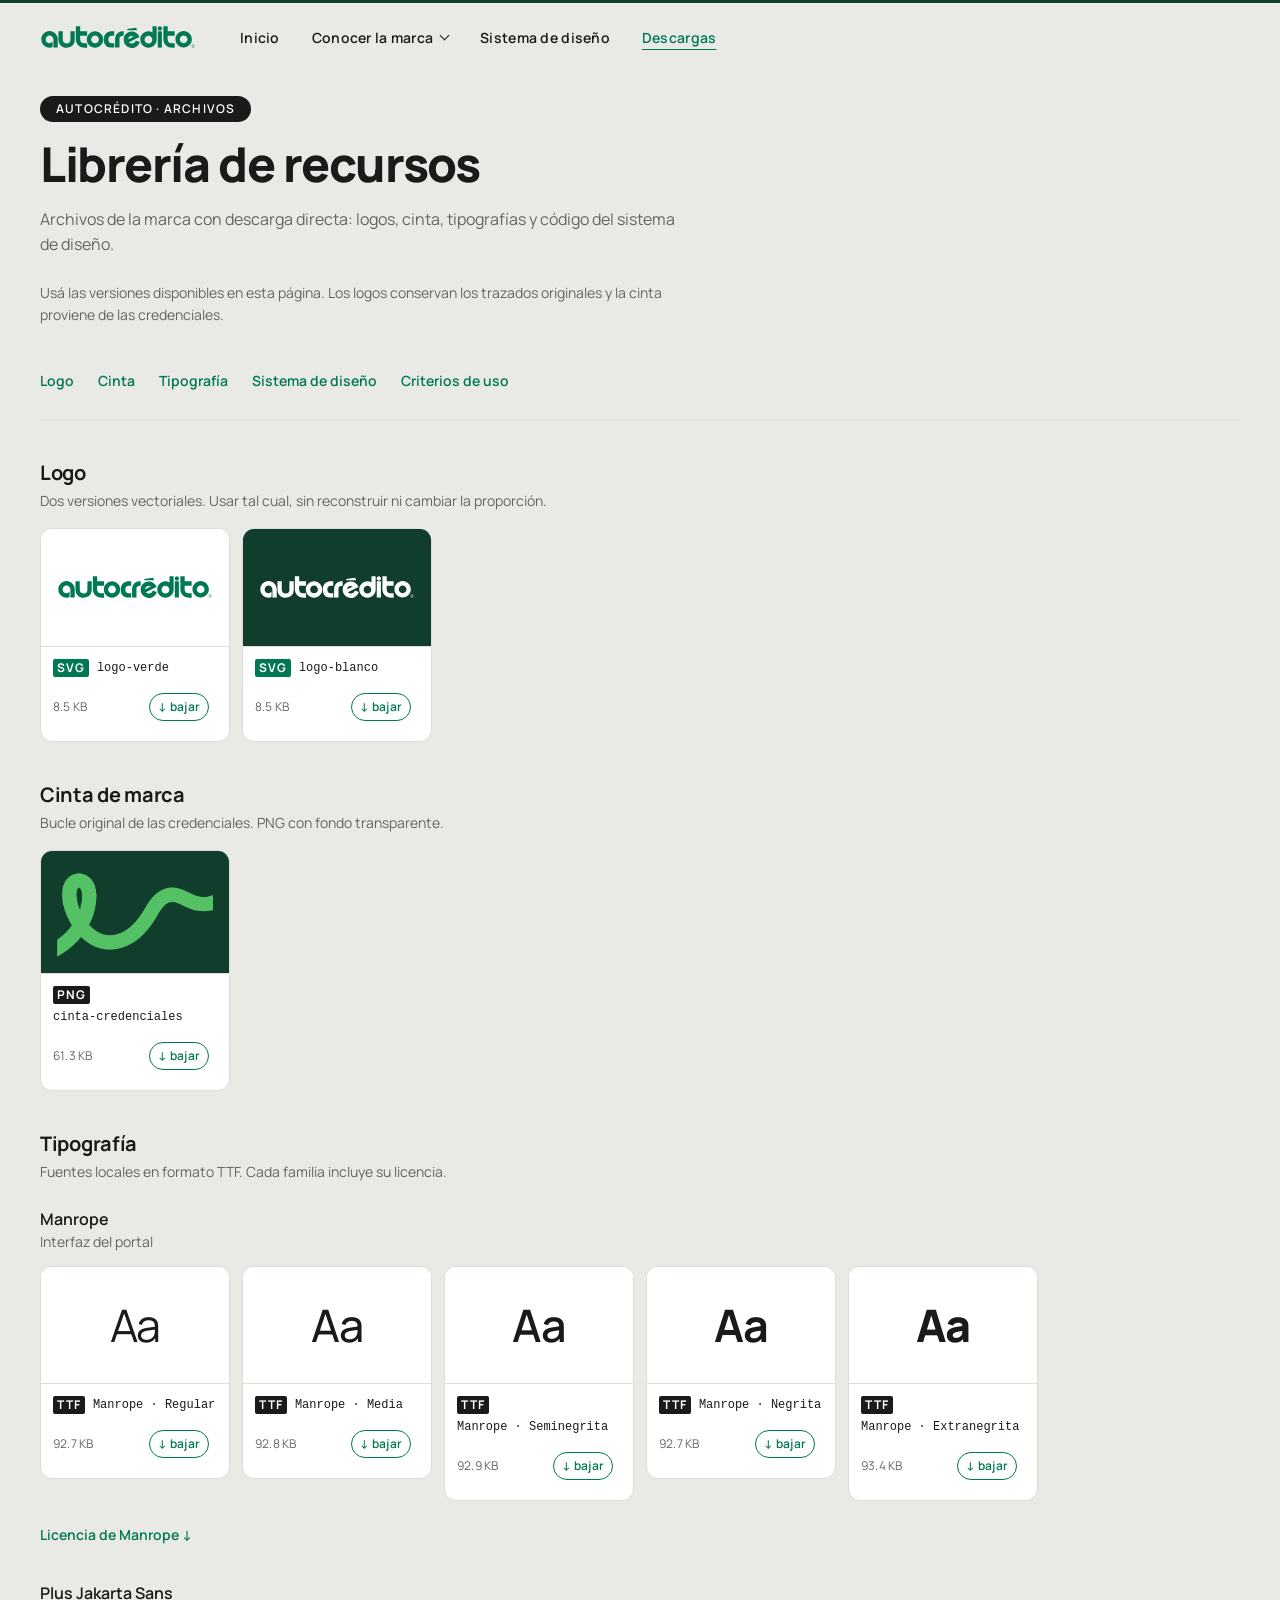
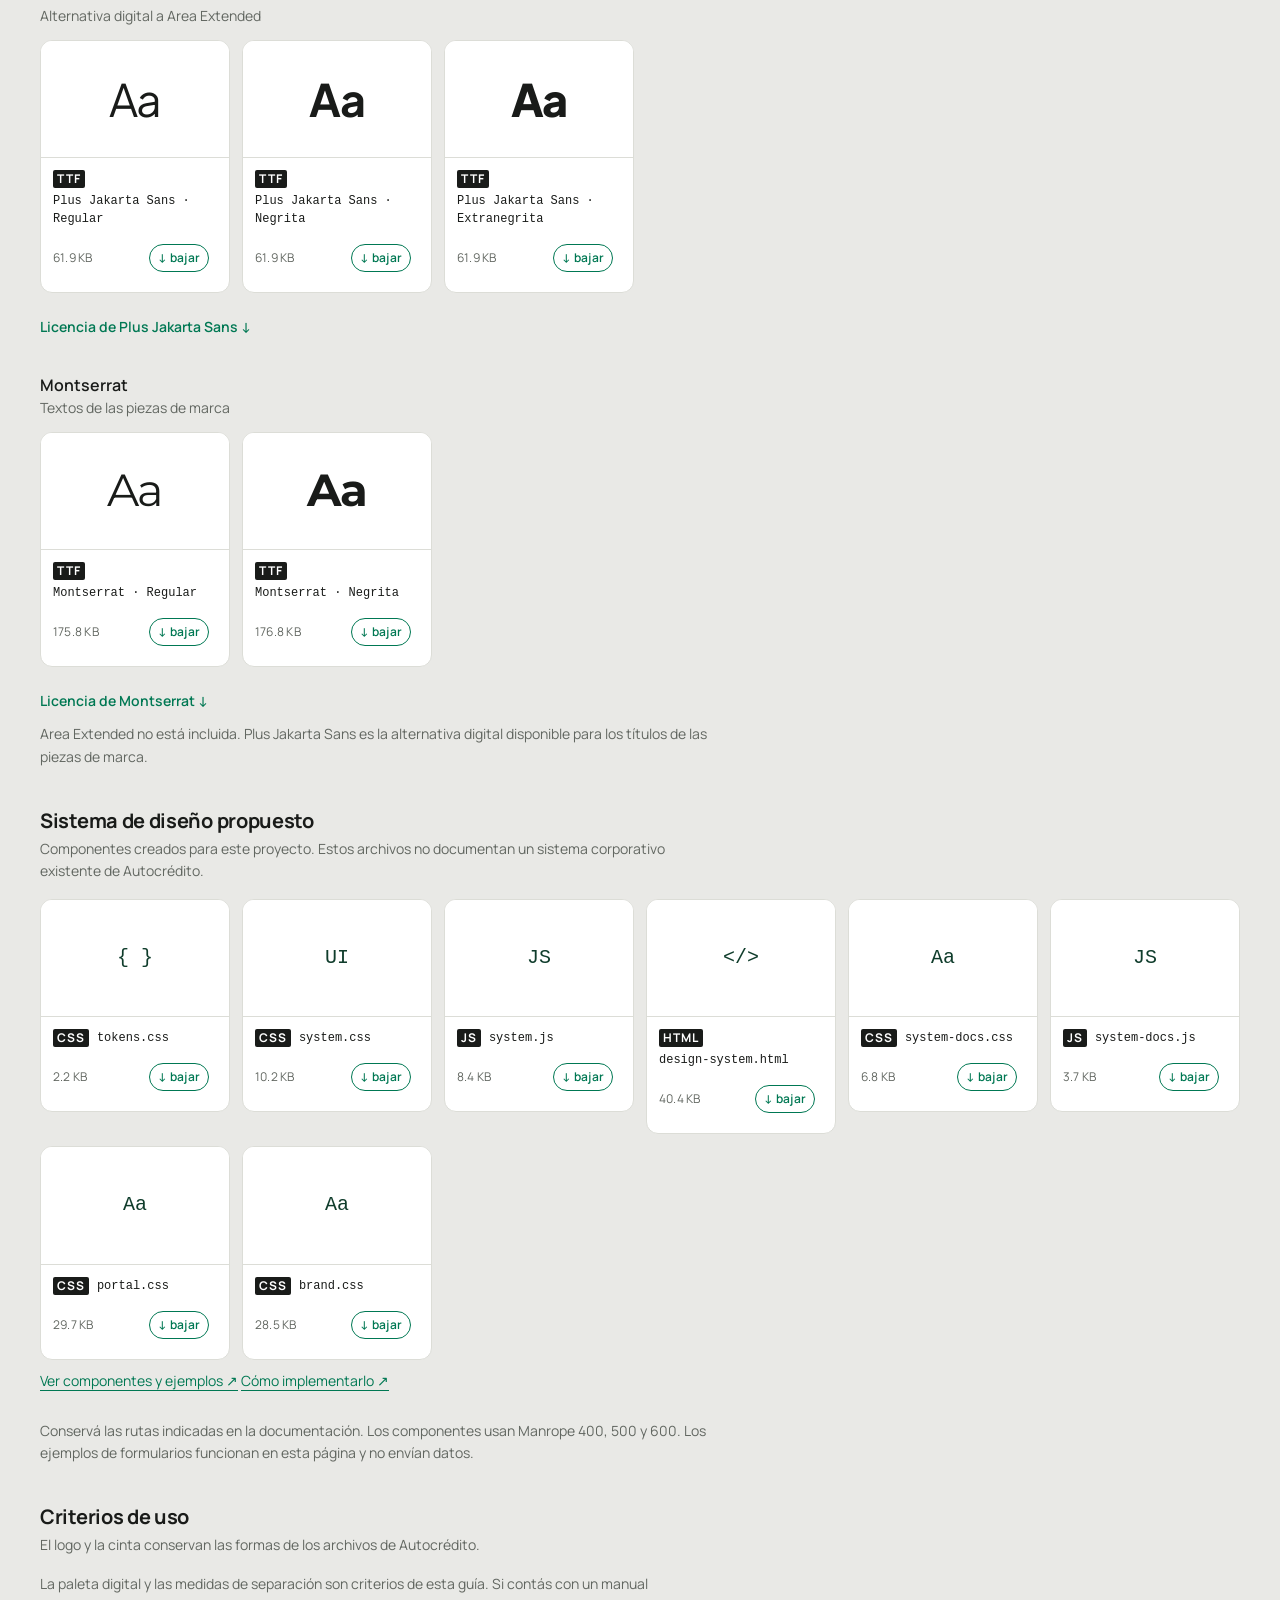
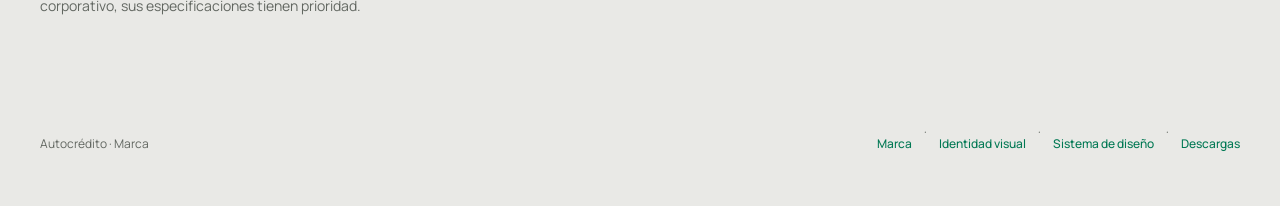
<file: resources.html>
<!DOCTYPE html>
<html lang="es-AR"><head><meta charset="UTF-8"><meta name="viewport" content="width=device-width, initial-scale=1"><meta name="theme-color" content="#E9E9E6"><title>Descargas · Autocrédito</title><link rel="icon" href="assets/brand/logo-green.svg" type="image/svg+xml"><link rel="stylesheet" href="styles/tokens.css"><link rel="stylesheet" href="styles/brand.css"><script src="scripts/brand.js" defer></script><link rel="stylesheet" href="styles/portal.css"></head><body data-page="resources.html" class="portal-reference"><a class="skip" href="#main">Ir al contenido</a><header class="site-header"><nav class="nav-inner" aria-label="Navegación principal"><a class="brand-link" href="index.html" aria-label="Autocrédito, inicio"><img class="logo" src="assets/brand/logo-green.svg" width="378" height="58" alt="Autocrédito"></a><a class="nav-item" href="index.html">Inicio</a><details class="nav-group"><summary>Conocer la marca</summary><div class="nav-popover"><a href="strategy.html">Marca</a><a href="visual-identity.html">Identidad visual</a></div></details><a class="nav-item" href="design-system.html">Sistema de diseño</a><a class="nav-item on" href="resources.html" aria-current="page">Descargas</a><span class="header-edition">Autocrédito · Manual de marca</span></nav></header><main class="library-main" id="main"><div class="library-intro"><span class="library-badge">Autocrédito · Archivos</span><h1>Librería de recursos</h1><p>Archivos de la marca con descarga directa: logos, cinta, tipografías y código del sistema de diseño.</p><small>Usá las versiones disponibles en esta página. Los logos conservan los trazados originales y la cinta proviene de las credenciales.</small></div><nav class="library-nav" aria-label="Secciones de descargas"><a href="#brand-assets">Logo</a><a href="#cinta">Cinta</a><a href="#fonts">Tipografía</a><a href="#sistema">Sistema de diseño</a><a href="#criterios">Criterios de uso</a></nav><section class="library-section" id="brand-assets" aria-labelledby="heading-brand-assets"><h2 id="heading-brand-assets">Logo</h2><p>Dos versiones vectoriales. Usar tal cual, sin reconstruir ni cambiar la proporción.</p><div class="library-grid"><article class="library-file" aria-label="logo-verde"><div class="library-preview"><img class="library-logo" src="assets/brand/logo-green.svg" width="378" height="58" alt="Logo verde de Autocrédito"></div><div class="library-file-body"><div class="library-file-heading"><span class="library-format">SVG</span><span class="library-file-name">logo-verde</span></div><div class="library-file-bottom"><span class="library-size">8.5 KB</span><a class="library-download" href="assets/brand/logo-green.svg" download aria-label="Descargar Logo verde de Autocrédito"><span>↓ bajar</span></a></div></div></article><article class="library-file" aria-label="logo-blanco"><div class="library-preview dark"><img class="library-logo" src="assets/brand/logo-white.svg" width="378" height="58" alt="Logo blanco de Autocrédito"></div><div class="library-file-body"><div class="library-file-heading"><span class="library-format">SVG</span><span class="library-file-name">logo-blanco</span></div><div class="library-file-bottom"><span class="library-size">8.5 KB</span><a class="library-download" href="assets/brand/logo-white.svg" download aria-label="Descargar Logo blanco de Autocrédito"><span>↓ bajar</span></a></div></div></article></div></section><section class="library-section" id="cinta" aria-labelledby="heading-cinta"><h2 id="heading-cinta">Cinta de marca</h2><p>Bucle original de las credenciales. PNG con fondo transparente.</p><div class="library-grid"><article class="library-file" aria-label="cinta-credenciales"><div class="library-preview dark"><img class="library-ribbon" src="assets/brand/cinta-credenciales.png" width="1005" height="580" alt="Cinta original de las credenciales"></div><div class="library-file-body"><div class="library-file-heading"><span class="library-format neutral">PNG</span><span class="library-file-name">cinta-credenciales</span></div><div class="library-file-bottom"><span class="library-size">61.3 KB</span><a class="library-download" href="assets/brand/cinta-credenciales.png" download aria-label="Descargar cinta-credenciales"><span>↓ bajar</span></a></div></div></article></div></section><section class="library-section" id="fonts" aria-labelledby="heading-fonts"><h2 id="heading-fonts">Tipografía</h2><p>Fuentes locales en formato TTF. Cada familia incluye su licencia.</p><div class="library-font-group"><h3>Manrope <span class="library-font-role">Interfaz del portal</span></h3><div class="library-grid"><article class="library-file" aria-label="Manrope · Regular"><div class="library-preview"><span class="library-type  weight-400" aria-hidden="true">Aa</span></div><div class="library-file-body"><div class="library-file-heading"><span class="library-format neutral">TTF</span><span class="library-file-name">Manrope · Regular</span></div><div class="library-file-bottom"><span class="library-size">92.7 KB</span><a class="library-download" href="assets/fonts/manrope-400.ttf" download aria-label="Descargar Manrope Regular"><span>↓ bajar</span></a></div></div></article><article class="library-file" aria-label="Manrope · Media"><div class="library-preview"><span class="library-type  weight-500" aria-hidden="true">Aa</span></div><div class="library-file-body"><div class="library-file-heading"><span class="library-format neutral">TTF</span><span class="library-file-name">Manrope · Media</span></div><div class="library-file-bottom"><span class="library-size">92.8 KB</span><a class="library-download" href="assets/fonts/manrope-500.ttf" download aria-label="Descargar Manrope Media"><span>↓ bajar</span></a></div></div></article><article class="library-file" aria-label="Manrope · Seminegrita"><div class="library-preview"><span class="library-type  weight-600" aria-hidden="true">Aa</span></div><div class="library-file-body"><div class="library-file-heading"><span class="library-format neutral">TTF</span><span class="library-file-name">Manrope · Seminegrita</span></div><div class="library-file-bottom"><span class="library-size">92.9 KB</span><a class="library-download" href="assets/fonts/manrope-600.ttf" download aria-label="Descargar Manrope Seminegrita"><span>↓ bajar</span></a></div></div></article><article class="library-file" aria-label="Manrope · Negrita"><div class="library-preview"><span class="library-type  weight-700" aria-hidden="true">Aa</span></div><div class="library-file-body"><div class="library-file-heading"><span class="library-format neutral">TTF</span><span class="library-file-name">Manrope · Negrita</span></div><div class="library-file-bottom"><span class="library-size">92.7 KB</span><a class="library-download" href="assets/fonts/manrope-700.ttf" download aria-label="Descargar Manrope Negrita"><span>↓ bajar</span></a></div></div></article><article class="library-file" aria-label="Manrope · Extranegrita"><div class="library-preview"><span class="library-type  weight-800" aria-hidden="true">Aa</span></div><div class="library-file-body"><div class="library-file-heading"><span class="library-format neutral">TTF</span><span class="library-file-name">Manrope · Extranegrita</span></div><div class="library-file-bottom"><span class="library-size">93.4 KB</span><a class="library-download" href="assets/fonts/manrope-800.ttf" download aria-label="Descargar Manrope Extranegrita"><span>↓ bajar</span></a></div></div></article></div><div class="library-license-links"><a href="assets/fonts/Manrope-OFL.txt" download>Licencia de Manrope ↓</a></div></div><div class="library-font-group"><h3>Plus Jakarta Sans <span class="library-font-role">Alternativa digital a Area Extended</span></h3><div class="library-grid"><article class="library-file" aria-label="Plus Jakarta Sans · Regular"><div class="library-preview"><span class="library-type font-jakarta weight-400" aria-hidden="true">Aa</span></div><div class="library-file-body"><div class="library-file-heading"><span class="library-format neutral">TTF</span><span class="library-file-name">Plus Jakarta Sans · Regular</span></div><div class="library-file-bottom"><span class="library-size">61.9 KB</span><a class="library-download" href="assets/fonts/plus-jakarta-sans-regular.ttf" download aria-label="Descargar Plus Jakarta Sans Regular"><span>↓ bajar</span></a></div></div></article><article class="library-file" aria-label="Plus Jakarta Sans · Negrita"><div class="library-preview"><span class="library-type font-jakarta weight-700" aria-hidden="true">Aa</span></div><div class="library-file-body"><div class="library-file-heading"><span class="library-format neutral">TTF</span><span class="library-file-name">Plus Jakarta Sans · Negrita</span></div><div class="library-file-bottom"><span class="library-size">61.9 KB</span><a class="library-download" href="assets/fonts/plus-jakarta-sans-bold.ttf" download aria-label="Descargar Plus Jakarta Sans Negrita"><span>↓ bajar</span></a></div></div></article><article class="library-file" aria-label="Plus Jakarta Sans · Extranegrita"><div class="library-preview"><span class="library-type font-jakarta weight-800" aria-hidden="true">Aa</span></div><div class="library-file-body"><div class="library-file-heading"><span class="library-format neutral">TTF</span><span class="library-file-name">Plus Jakarta Sans · Extranegrita</span></div><div class="library-file-bottom"><span class="library-size">61.9 KB</span><a class="library-download" href="assets/fonts/plus-jakarta-sans-extrabold.ttf" download aria-label="Descargar Plus Jakarta Sans Extranegrita"><span>↓ bajar</span></a></div></div></article></div><div class="library-license-links"><a href="assets/fonts/OFL.txt" download>Licencia de Plus Jakarta Sans ↓</a></div></div><div class="library-font-group"><h3>Montserrat <span class="library-font-role">Textos de las piezas de marca</span></h3><div class="library-grid"><article class="library-file" aria-label="Montserrat · Regular"><div class="library-preview"><span class="library-type font-montserrat weight-400" aria-hidden="true">Aa</span></div><div class="library-file-body"><div class="library-file-heading"><span class="library-format neutral">TTF</span><span class="library-file-name">Montserrat · Regular</span></div><div class="library-file-bottom"><span class="library-size">175.8 KB</span><a class="library-download" href="assets/fonts/montserrat-regular.ttf" download aria-label="Descargar Montserrat Regular"><span>↓ bajar</span></a></div></div></article><article class="library-file" aria-label="Montserrat · Negrita"><div class="library-preview"><span class="library-type font-montserrat weight-700" aria-hidden="true">Aa</span></div><div class="library-file-body"><div class="library-file-heading"><span class="library-format neutral">TTF</span><span class="library-file-name">Montserrat · Negrita</span></div><div class="library-file-bottom"><span class="library-size">176.8 KB</span><a class="library-download" href="assets/fonts/montserrat-bold.ttf" download aria-label="Descargar Montserrat Negrita"><span>↓ bajar</span></a></div></div></article></div><div class="library-license-links"><a href="assets/fonts/Montserrat-OFL.txt" download>Licencia de Montserrat ↓</a></div></div><p class="library-note">Area Extended no está incluida. Plus Jakarta Sans es la alternativa digital disponible para los títulos de las piezas de marca.</p></section><section class="library-section" id="sistema" aria-labelledby="heading-sistema"><h2 id="heading-sistema">Sistema de diseño propuesto</h2><p>Componentes creados para este proyecto. Estos archivos no documentan un sistema corporativo existente de Autocrédito.</p><div class="library-grid"><article class="library-file" aria-label="tokens.css"><div class="library-preview"><span class="library-code-preview" aria-hidden="true">{ }</span></div><div class="library-file-body"><div class="library-file-heading"><span class="library-format neutral">CSS</span><span class="library-file-name">tokens.css</span></div><div class="library-file-bottom"><span class="library-size">2.2 KB</span><a class="library-download" href="styles/tokens.css" download aria-label="Descargar tokens.css"><span>↓ bajar</span></a></div></div></article><article class="library-file" aria-label="system.css"><div class="library-preview"><span class="library-code-preview" aria-hidden="true">UI</span></div><div class="library-file-body"><div class="library-file-heading"><span class="library-format neutral">CSS</span><span class="library-file-name">system.css</span></div><div class="library-file-bottom"><span class="library-size">10.2 KB</span><a class="library-download" href="styles/system.css" download aria-label="Descargar system.css"><span>↓ bajar</span></a></div></div></article><article class="library-file" aria-label="system.js"><div class="library-preview"><span class="library-code-preview" aria-hidden="true">JS</span></div><div class="library-file-body"><div class="library-file-heading"><span class="library-format neutral">JS</span><span class="library-file-name">system.js</span></div><div class="library-file-bottom"><span class="library-size">8.4 KB</span><a class="library-download" href="scripts/system.js" download aria-label="Descargar system.js"><span>↓ bajar</span></a></div></div></article><article class="library-file" aria-label="design-system.html"><div class="library-preview"><span class="library-code-preview" aria-hidden="true">&lt;/&gt;</span></div><div class="library-file-body"><div class="library-file-heading"><span class="library-format neutral">HTML</span><span class="library-file-name">design-system.html</span></div><div class="library-file-bottom"><span class="library-size">40.4 KB</span><a class="library-download" href="design-system.html" download aria-label="Descargar design-system.html"><span>↓ bajar</span></a></div></div></article><article class="library-file" aria-label="system-docs.css"><div class="library-preview"><span class="library-code-preview" aria-hidden="true">Aa</span></div><div class="library-file-body"><div class="library-file-heading"><span class="library-format neutral">CSS</span><span class="library-file-name">system-docs.css</span></div><div class="library-file-bottom"><span class="library-size">6.8 KB</span><a class="library-download" href="styles/system-docs.css" download aria-label="Descargar system-docs.css"><span>↓ bajar</span></a></div></div></article><article class="library-file" aria-label="system-docs.js"><div class="library-preview"><span class="library-code-preview" aria-hidden="true">JS</span></div><div class="library-file-body"><div class="library-file-heading"><span class="library-format neutral">JS</span><span class="library-file-name">system-docs.js</span></div><div class="library-file-bottom"><span class="library-size">3.7 KB</span><a class="library-download" href="scripts/system-docs.js" download aria-label="Descargar system-docs.js"><span>↓ bajar</span></a></div></div></article><article class="library-file" aria-label="portal.css"><div class="library-preview"><span class="library-code-preview" aria-hidden="true">Aa</span></div><div class="library-file-body"><div class="library-file-heading"><span class="library-format neutral">CSS</span><span class="library-file-name">portal.css</span></div><div class="library-file-bottom"><span class="library-size">29.7 KB</span><a class="library-download" href="styles/portal.css" download aria-label="Descargar portal.css"><span>↓ bajar</span></a></div></div></article><article class="library-file" aria-label="brand.css"><div class="library-preview"><span class="library-code-preview" aria-hidden="true">Aa</span></div><div class="library-file-body"><div class="library-file-heading"><span class="library-format neutral">CSS</span><span class="library-file-name">brand.css</span></div><div class="library-file-bottom"><span class="library-size">28.5 KB</span><a class="library-download" href="styles/brand.css" download aria-label="Descargar brand.css"><span>↓ bajar</span></a></div></div></article></div><p class="library-note"><a href="design-system.html">Ver componentes y ejemplos ↗</a> <a href="design-system.html#implementacion">Cómo implementarlo ↗</a></p><p class="library-note">Conservá las rutas indicadas en la documentación. Los componentes usan Manrope 400, 500 y 600. Los ejemplos de formularios funcionan en esta página y no envían datos.</p></section><section class="library-section" id="criterios" aria-labelledby="heading-criterios"><h2 id="heading-criterios">Criterios de uso</h2><p>El logo y la cinta conservan las formas de los archivos de Autocrédito.</p><p class="library-note">La paleta digital y las medidas de separación son criterios de esta guía. Si contás con un manual corporativo, sus especificaciones tienen prioridad.</p></section></main><footer class="site-footer"><span>Autocrédito · Marca</span><div><a href="strategy.html">Marca</a><span aria-hidden="true">·</span><a href="visual-identity.html">Identidad visual</a><span aria-hidden="true">·</span><a href="design-system.html">Sistema de diseño</a><span aria-hidden="true">·</span><a href="resources.html">Descargas</a></div></footer><div class="toast" id="toast" role="status" aria-live="polite"></div></body></html>
</file>
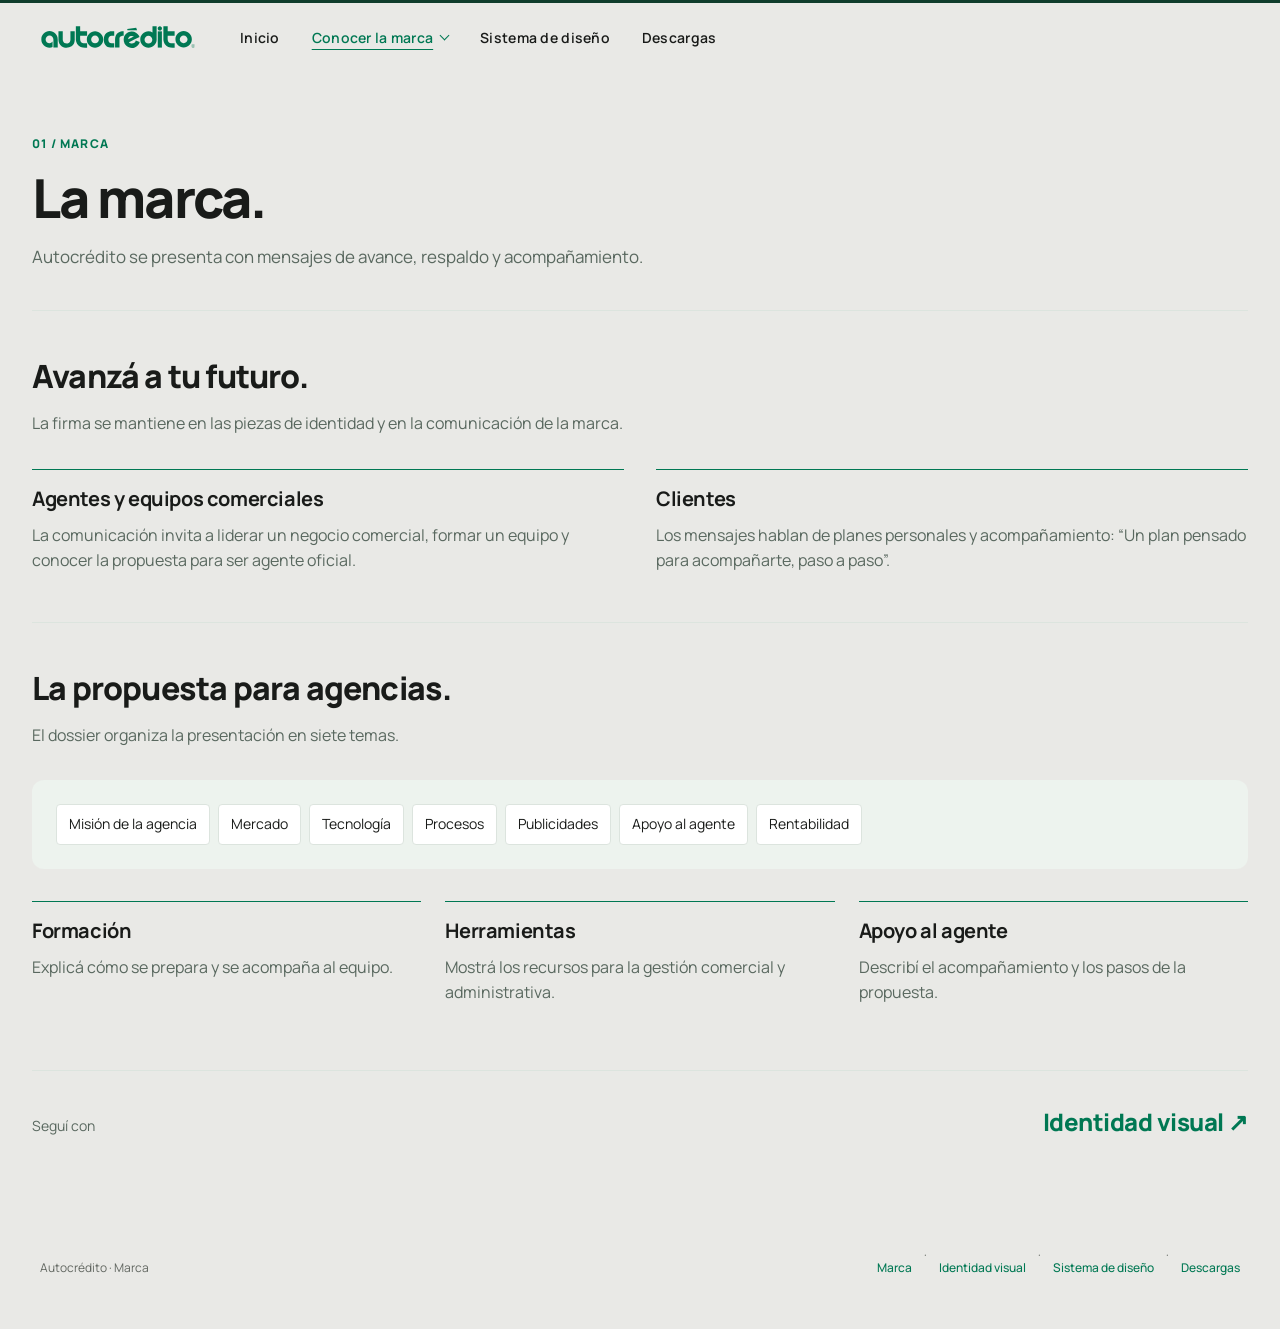
<file: strategy.html>
<!DOCTYPE html>
<html lang="es-AR"><head><meta charset="UTF-8"><meta name="viewport" content="width=device-width, initial-scale=1"><meta name="theme-color" content="#E9E9E6"><title>Marca · Autocrédito</title><link rel="icon" href="assets/brand/logo-green.svg" type="image/svg+xml"><link rel="stylesheet" href="styles/tokens.css"><link rel="stylesheet" href="styles/brand.css"><script src="scripts/brand.js" defer></script><link rel="stylesheet" href="styles/portal.css"></head><body data-page="strategy.html" class="portal-reference"><a class="skip" href="#main">Ir al contenido</a><header class="site-header"><nav class="nav-inner" aria-label="Navegación principal"><a class="brand-link" href="index.html" aria-label="Autocrédito, inicio"><img class="logo" src="assets/brand/logo-green.svg" width="378" height="58" alt="Autocrédito"></a><a class="nav-item" href="index.html">Inicio</a><details class="nav-group current"><summary>Conocer la marca</summary><div class="nav-popover"><a href="strategy.html" aria-current="page">Marca</a><a href="visual-identity.html">Identidad visual</a></div></details><a class="nav-item" href="design-system.html">Sistema de diseño</a><a class="nav-item" href="resources.html">Descargas</a><span class="header-edition">Autocrédito · Manual de marca</span></nav></header><main id="main" class="page-wrap"><div class="chapter-intro"><div class="eyebrow">01 / Marca</div><h1>La marca.</h1><p>Autocrédito se presenta con mensajes de avance, respaldo y acompañamiento.</p></div><section class="guide-section" id="essence"><div class="section-heading"><div><h2>Avanzá a tu futuro.</h2><p class="section-intro">La firma se mantiene en las piezas de identidad y en la comunicación de la marca.</p></div></div><div class="audience-routes"><div class="rule"><h3>Agentes y equipos comerciales</h3><p>La comunicación invita a liderar un negocio comercial, formar un equipo y conocer la propuesta para ser agente oficial.</p></div><div class="rule"><h3>Clientes</h3><p>Los mensajes hablan de planes personales y acompañamiento: “Un plan pensado para acompañarte, paso a paso”.</p></div></div></section><section class="guide-section" id="propuesta"><div class="section-heading"><div><h2>La propuesta para agencias.</h2><p class="section-intro">El dossier organiza la presentación en siete temas.</p></div></div><div class="seven-themes"><div class="theme-list"><span>Misión de la agencia</span><span>Mercado</span><span>Tecnología</span><span>Procesos</span><span>Publicidades</span><span>Apoyo al agente</span><span>Rentabilidad</span></div></div><div class="rules-grid"><div class="rule"><h3>Formación</h3><p>Explicá cómo se prepara y se acompaña al equipo.</p></div><div class="rule"><h3>Herramientas</h3><p>Mostrá los recursos para la gestión comercial y administrativa.</p></div><div class="rule"><h3>Apoyo al agente</h3><p>Describí el acompañamiento y los pasos de la propuesta.</p></div></div></section><div class="chapter-next"><span>Seguí con</span><a href="visual-identity.html">Identidad visual ↗</a></div></main><footer class="site-footer"><span>Autocrédito · Marca</span><div><a href="strategy.html">Marca</a><span aria-hidden="true">·</span><a href="visual-identity.html">Identidad visual</a><span aria-hidden="true">·</span><a href="design-system.html">Sistema de diseño</a><span aria-hidden="true">·</span><a href="resources.html">Descargas</a></div></footer><div class="toast" id="toast" role="status" aria-live="polite"></div></body></html>
</file>
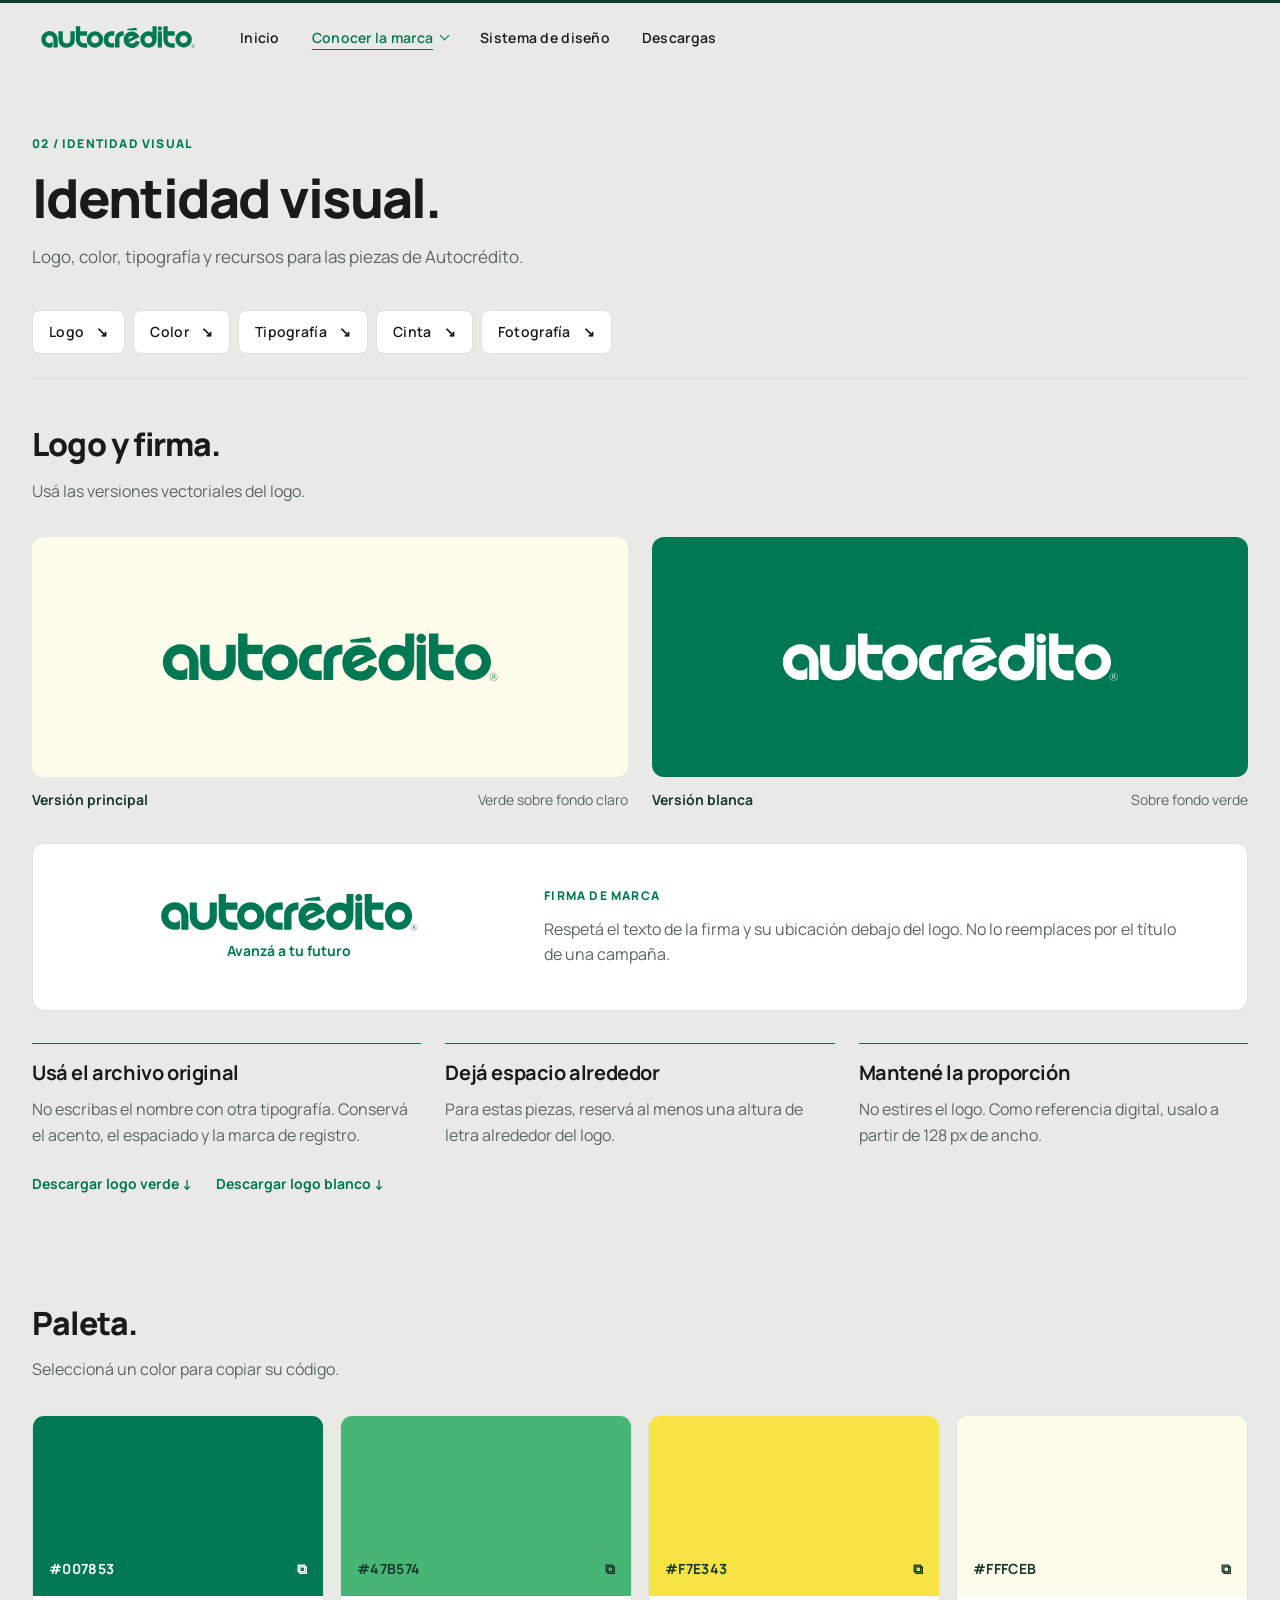
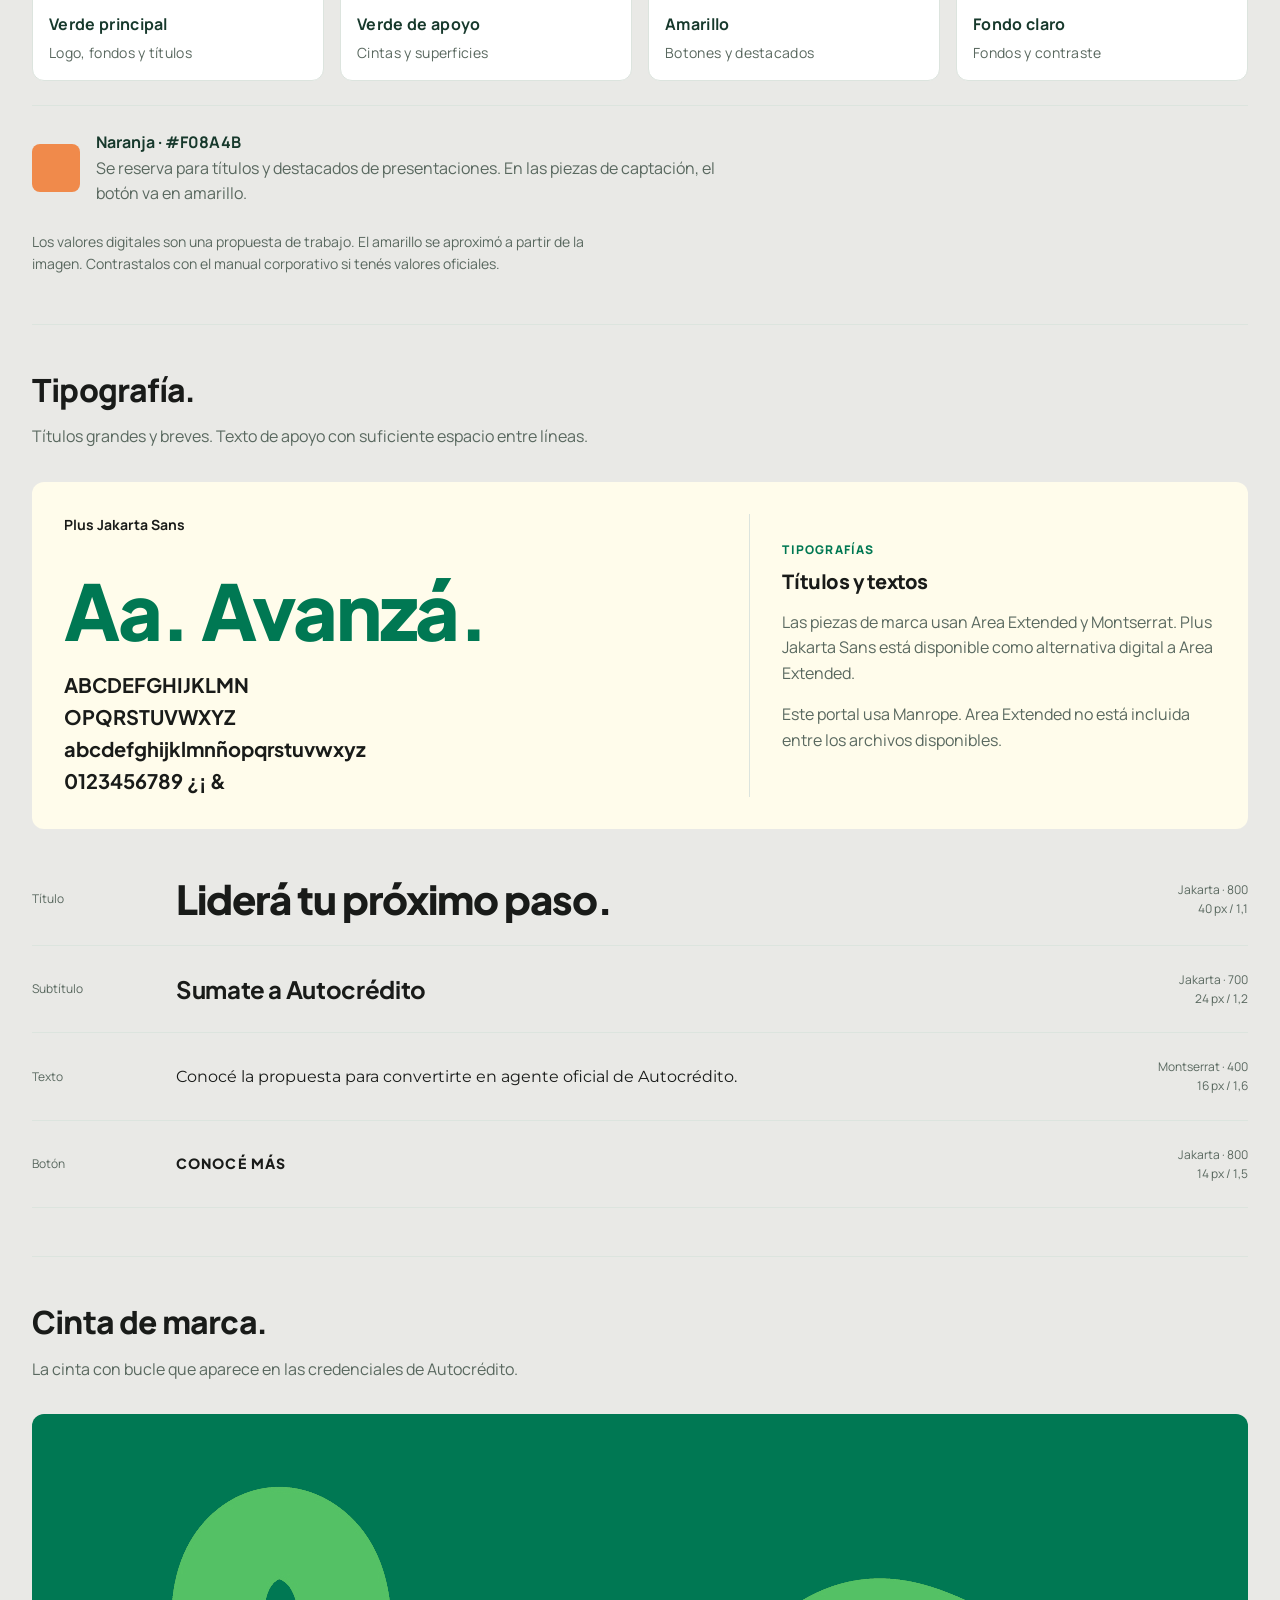
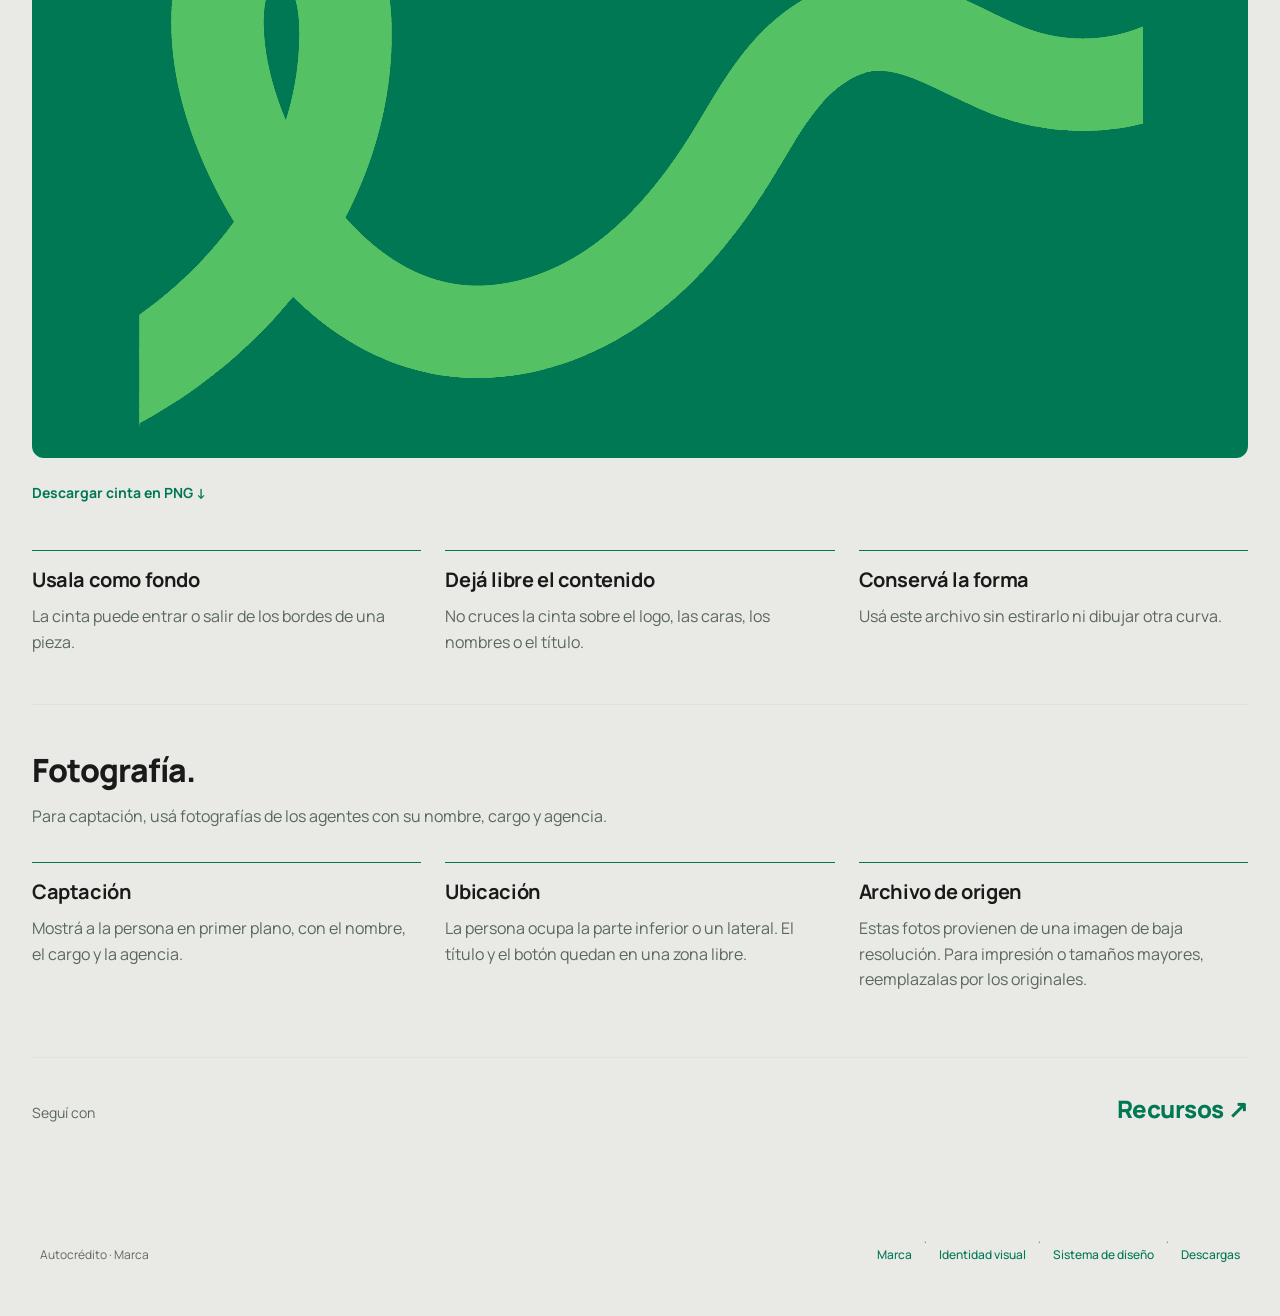
<file: visual-identity.html>
<!DOCTYPE html>
<html lang="es-AR"><head><meta charset="UTF-8"><meta name="viewport" content="width=device-width, initial-scale=1"><meta name="theme-color" content="#E9E9E6"><title>Identidad visual · Autocrédito</title><link rel="icon" href="assets/brand/logo-green.svg" type="image/svg+xml"><link rel="stylesheet" href="styles/tokens.css"><link rel="stylesheet" href="styles/brand.css"><script src="scripts/brand.js" defer></script><link rel="stylesheet" href="styles/portal.css"></head><body data-page="visual-identity.html" class="portal-reference"><a class="skip" href="#main">Ir al contenido</a><header class="site-header"><nav class="nav-inner" aria-label="Navegación principal"><a class="brand-link" href="index.html" aria-label="Autocrédito, inicio"><img class="logo" src="assets/brand/logo-green.svg" width="378" height="58" alt="Autocrédito"></a><a class="nav-item" href="index.html">Inicio</a><details class="nav-group current"><summary>Conocer la marca</summary><div class="nav-popover"><a href="strategy.html">Marca</a><a href="visual-identity.html" aria-current="page">Identidad visual</a></div></details><a class="nav-item" href="design-system.html">Sistema de diseño</a><a class="nav-item" href="resources.html">Descargas</a><span class="header-edition">Autocrédito · Manual de marca</span></nav></header><main id="main" class="page-wrap"><div class="chapter-intro"><div class="eyebrow">02 / Identidad visual</div><h1>Identidad visual.</h1><p>Logo, color, tipografía y recursos para las piezas de Autocrédito.</p></div><nav class="chapter-links" aria-label="En esta página"><a href="#logo">Logo <span aria-hidden="true">↘</span></a><a href="#colors">Color <span aria-hidden="true">↘</span></a><a href="#typography">Tipografía <span aria-hidden="true">↘</span></a><a href="#ribbon">Cinta <span aria-hidden="true">↘</span></a><a href="#imagery">Fotografía <span aria-hidden="true">↘</span></a></nav><section class="guide-section" id="logo"><div class="section-heading"><div><h2>Logo y firma.</h2><p class="section-intro">Usá las versiones vectoriales del logo.</p></div></div><div class="logo-pair"><figure><div class="logo-stage"><img class="logo" src="assets/brand/logo-green.svg" width="378" height="58" alt="Autocrédito"></div><figcaption class="logo-caption"><strong>Versión principal</strong><span>Verde sobre fondo claro</span></figcaption></figure><figure><div class="logo-stage inverse"><img class="logo" src="assets/brand/logo-white.svg" width="378" height="58" alt="Autocrédito"></div><figcaption class="logo-caption"><strong>Versión blanca</strong><span>Sobre fondo verde</span></figcaption></figure></div><div class="signature-lockup"><div class="signature-art"><img class="logo" src="assets/brand/logo-green.svg" width="378" height="58" alt="Autocrédito"><span>Avanzá a tu futuro</span></div><div><div class="label">Firma de marca</div><p>Respetá el texto de la firma y su ubicación debajo del logo. No lo reemplaces por el título de una campaña.</p></div></div><div class="rules-grid"><div class="rule"><h3>Usá el archivo original</h3><p>No escribas el nombre con otra tipografía. Conservá el acento, el espaciado y la marca de registro.</p></div><div class="rule"><h3>Dejá espacio alrededor</h3><p>Para estas piezas, reservá al menos una altura de letra alrededor del logo.</p></div><div class="rule"><h3>Mantené la proporción</h3><p>No estires el logo. Como referencia digital, usalo a partir de 128 px de ancho.</p></div></div><div class="download-row"><a href="assets/brand/logo-green.svg" download>Descargar logo verde ↓</a><a href="assets/brand/logo-white.svg" download>Descargar logo blanco ↓</a></div></section><section class="guide-section" id="colors"><div class="section-heading"><div><h2>Paleta.</h2><p class="section-intro">Seleccioná un color para copiar su código.</p></div></div><div class="palette"><button class="swatch" data-copy="#007853" aria-label="Copiar verde principal, #007853"><span class="swatch-color primary"><span>#007853</span><span aria-hidden="true">⧉</span></span><span class="swatch-detail"><span class="swatch-name">Verde principal</span><span class="swatch-role">Logo, fondos y títulos</span></span></button><button class="swatch" data-copy="#47B574" aria-label="Copiar verde de apoyo, #47B574"><span class="swatch-color leaf"><span>#47B574</span><span aria-hidden="true">⧉</span></span><span class="swatch-detail"><span class="swatch-name">Verde de apoyo</span><span class="swatch-role">Cintas y superficies</span></span></button><button class="swatch" data-copy="#F7E343" aria-label="Copiar amarillo, #F7E343"><span class="swatch-color yellow"><span>#F7E343</span><span aria-hidden="true">⧉</span></span><span class="swatch-detail"><span class="swatch-name">Amarillo</span><span class="swatch-role">Botones y destacados</span></span></button><button class="swatch" data-copy="#FFFCEB" aria-label="Copiar fondo claro, #FFFCEB"><span class="swatch-color paper"><span>#FFFCEB</span><span aria-hidden="true">⧉</span></span><span class="swatch-detail"><span class="swatch-name">Fondo claro</span><span class="swatch-role">Fondos y contraste</span></span></button></div><div class="secondary-color"><span class="orange-chip" aria-hidden="true"></span><p><strong>Naranja · #F08A4B</strong><br>Se reserva para títulos y destacados de presentaciones. En las piezas de captación, el botón va en amarillo.</p></div><p class="inline-note">Los valores digitales son una propuesta de trabajo. El amarillo se aproximó a partir de la imagen. Contrastalos con el manual corporativo si tenés valores oficiales.</p></section><section class="guide-section" id="typography"><div class="section-heading"><div><h2>Tipografía.</h2><p class="section-intro">Títulos grandes y breves. Texto de apoyo con suficiente espacio entre líneas.</p></div></div><div class="type-main"><div><div class="type-name">Plus Jakarta Sans</div><div class="type-sample brand-display">Aa. Avanzá.</div><div class="type-alphabet brand-display">ABCDEFGHIJKLMN<br>OPQRSTUVWXYZ<br>abcdefghijklmnñopqrstuvwxyz<br>0123456789 ¿¡ &amp;</div></div><div class="type-details"><div class="label">Tipografías</div><h3>Títulos y textos</h3><p>Las piezas de marca usan Area Extended y Montserrat. Plus Jakarta Sans está disponible como alternativa digital a Area Extended.</p><p>Este portal usa Manrope. Area Extended no está incluida entre los archivos disponibles.</p></div></div><div class="type-scale"><div class="scale-row"><span class="scale-label">Título</span><div class="spec-h brand-display">Liderá tu próximo paso.</div><span class="scale-spec">Jakarta · 800<br>40 px / 1,1</span></div><div class="scale-row"><span class="scale-label">Subtítulo</span><div class="spec-s brand-display">Sumate a Autocrédito</div><span class="scale-spec">Jakarta · 700<br>24 px / 1,2</span></div><div class="scale-row"><span class="scale-label">Texto</span><div class="spec-b brand-body">Conocé la propuesta para convertirte en agente oficial de Autocrédito.</div><span class="scale-spec">Montserrat · 400<br>16 px / 1,6</span></div><div class="scale-row"><span class="scale-label">Botón</span><div class="spec-cta brand-display">Conocé más</div><span class="scale-spec">Jakarta · 800<br>14 px / 1,5</span></div></div></section><section class="guide-section" id="ribbon"><div class="section-heading"><div><h2>Cinta de marca.</h2><p class="section-intro">La cinta con bucle que aparece en las credenciales de Autocrédito.</p></div></div><div class="ribbon-stage original-ribbon"><img src="assets/brand/cinta-credenciales.png" width="1005" height="580" alt="Cinta con bucle de las credenciales de Autocrédito"></div><div class="download-row"><a href="assets/brand/cinta-credenciales.png" download>Descargar cinta en PNG ↓</a></div><div class="rules-grid"><div class="rule"><h3>Usala como fondo</h3><p>La cinta puede entrar o salir de los bordes de una pieza.</p></div><div class="rule"><h3>Dejá libre el contenido</h3><p>No cruces la cinta sobre el logo, las caras, los nombres o el título.</p></div><div class="rule"><h3>Conservá la forma</h3><p>Usá este archivo sin estirarlo ni dibujar otra curva.</p></div></div></section><section class="guide-section" id="imagery"><div class="section-heading"><div><h2>Fotografía.</h2><p class="section-intro">Para captación, usá fotografías de los agentes con su nombre, cargo y agencia.</p></div></div><div class="rules-grid"><div class="rule"><h3>Captación</h3><p>Mostrá a la persona en primer plano, con el nombre, el cargo y la agencia.</p></div><div class="rule"><h3>Ubicación</h3><p>La persona ocupa la parte inferior o un lateral. El título y el botón quedan en una zona libre.</p></div><div class="rule"><h3>Archivo de origen</h3><p>Estas fotos provienen de una imagen de baja resolución. Para impresión o tamaños mayores, reemplazalas por los originales.</p></div></div></section><div class="chapter-next"><span>Seguí con</span><a href="resources.html">Recursos ↗</a></div></main><footer class="site-footer"><span>Autocrédito · Marca</span><div><a href="strategy.html">Marca</a><span aria-hidden="true">·</span><a href="visual-identity.html">Identidad visual</a><span aria-hidden="true">·</span><a href="design-system.html">Sistema de diseño</a><span aria-hidden="true">·</span><a href="resources.html">Descargas</a></div></footer><div class="toast" id="toast" role="status" aria-live="polite"></div></body></html>
</file>
<file: styles/tokens.css>
/* Autocrédito digital brand direction — proposed rules, source-derived colors. */
:root{
 --green:#007853;--deep:#0B5B3C;--forest:#103D2C;--leaf:#47B574;--ribbon:#17A36A;
 --yellow:#F7E343;--orange:#F08A4B;--paper:#FFFCEB;--ink:#17392C;--muted:#59685F;
 --white:#FFFFFF;--canvas:#F8FAF8;--soft:#EDF3EE;--line:#DCE4DE;
 --font-ui:Manrope,'Segoe UI',sans-serif;--font-display:var(--font-ui);--font-body:var(--font-ui);
 --font-brand-display:Jakarta,'Trebuchet MS',sans-serif;--font-brand-body:Montserrat,'Segoe UI',sans-serif;
 --text-xs:.75rem;--text-sm:.875rem;--text-base:1rem;--text-lg:1.25rem;--text-h3:1.5rem;
 --text-h2:clamp(1.75rem,3vw,2.5rem);--text-display:clamp(2.3rem,4.2vw,3.7rem);
 --s1:4px;--s2:8px;--s3:12px;--s4:16px;--s6:24px;--s8:32px;--s10:40px;
 --s12:48px;--s16:64px;--s20:80px;--radius:16px;--duration:200ms;--page-width:1320px;
}

/* Proposed interface roles created for this project, not corporate specifications.
   Sistema de diseño: semantic roles for light web interfaces.
   Brand primitives above remain the source of truth. */
:root{
 --ui-page:var(--white);--ui-surface:var(--white);--ui-surface-subtle:var(--canvas);
 --ui-text:var(--ink);--ui-text-muted:var(--muted);--ui-text-inverse:var(--white);
 --ui-action:var(--green);--ui-action-hover:var(--deep);--ui-action-active:var(--forest);
 --ui-border:var(--line);--ui-border-control:#75877D;--ui-focus:var(--deep);
 --ui-disabled-bg:var(--soft);--ui-disabled-text:#647269;
 --ui-success:#0B5B3C;--ui-success-bg:#EDF6F0;
 --ui-error:#9C2F24;--ui-error-bg:#FFF3F0;
 --ui-warning:#6D4E00;--ui-warning-bg:#FFFBE7;
 --ui-info:#214D66;--ui-info-bg:#EDF5F9;
 --ui-text-display:clamp(2rem,4vw,3rem);--ui-text-heading:2rem;--ui-text-section:var(--text-h3);
 --ui-text-title:var(--text-lg);--ui-text-body:var(--text-base);--ui-text-small:var(--text-sm);
 --ui-font:var(--font-ui);--ui-weight-read:400;--ui-weight-label:500;--ui-weight-action:600;
 --ui-control-height:48px;--ui-target-min:44px;--ui-control-radius:8px;
 --ui-panel-radius:12px;--ui-border-width:1px;--ui-focus-width:3px;
 --ui-motion:200ms;--ui-ease-enter:cubic-bezier(.16,1,.3,1);--ui-ease-exit:cubic-bezier(.7,0,.84,0);
 --ui-layout-reading:65ch;--ui-layout-content:1200px;
}
</file>
<file: styles/brand.css>
@font-face{font-family:Manrope;src:url('../assets/fonts/manrope-400.ttf') format('truetype');font-weight:400;font-display:swap}
@font-face{font-family:Manrope;src:url('../assets/fonts/manrope-500.ttf') format('truetype');font-weight:500;font-display:swap}
@font-face{font-family:Manrope;src:url('../assets/fonts/manrope-600.ttf') format('truetype');font-weight:600;font-display:swap}
@font-face{font-family:Manrope;src:url('../assets/fonts/manrope-700.ttf') format('truetype');font-weight:700;font-display:swap}
@font-face{font-family:Manrope;src:url('../assets/fonts/manrope-800.ttf') format('truetype');font-weight:800;font-display:swap}
@font-face{font-family:Jakarta;src:url('../assets/fonts/plus-jakarta-sans-regular.ttf') format('truetype');font-weight:400;font-display:swap}
@font-face{font-family:Jakarta;src:url('../assets/fonts/plus-jakarta-sans-bold.ttf') format('truetype');font-weight:700;font-display:swap}
@font-face{font-family:Jakarta;src:url('../assets/fonts/plus-jakarta-sans-extrabold.ttf') format('truetype');font-weight:800;font-display:swap}
@font-face{font-family:Montserrat;src:url('../assets/fonts/montserrat-regular.ttf') format('truetype');font-weight:400;font-display:swap}
@font-face{font-family:Montserrat;src:url('../assets/fonts/montserrat-bold.ttf') format('truetype');font-weight:700;font-display:swap}
*{box-sizing:border-box}html{scroll-behavior:smooth;scroll-padding-top:96px}body{margin:0;background:var(--canvas);color:var(--ink);font:400 1rem/1.6 var(--font-ui);-webkit-font-smoothing:antialiased}a{text-decoration:none;color:inherit}button{font:inherit;letter-spacing:.02em;cursor:pointer}button,a,summary{-webkit-tap-highlight-color:transparent;touch-action:manipulation}a:focus-visible,button:focus-visible,summary:focus-visible{outline:3px solid var(--green);outline-offset:4px}img{display:block;max-width:100%;height:auto}svg{display:block;max-width:100%}p{margin:0 0 var(--s4);max-width:65ch}h1,h2,h3{font-family:var(--font-ui);font-weight:800;line-height:1.12;margin:0;text-wrap:balance}h1{font-size:var(--text-display);letter-spacing:-.035em}h2{font-size:var(--text-h2);letter-spacing:-.025em}h3{font-size:var(--text-h3);letter-spacing:-.02em}em{font-style:normal;color:var(--green)}[hidden]{display:none!important}.label,.eyebrow{display:block;font-size:var(--text-xs);font-weight:800;line-height:1.5;letter-spacing:.1em;text-transform:uppercase}.eyebrow{color:var(--green);margin-bottom:var(--s4)}.sr-only{position:absolute;width:1px;height:1px;clip:rect(0,0,0,0);overflow:hidden;white-space:nowrap}.skip{position:fixed;top:var(--s3);left:var(--s3);padding:var(--s3) var(--s4);background:var(--white);z-index:100;transform:translateY(-200%)}.skip:focus{transform:none}.logo{display:block;width:180px;height:auto;aspect-ratio:378/58;object-fit:contain}.site-header{position:sticky;top:0;background:var(--forest);color:var(--paper);z-index:40;box-shadow:0 4px 18px #00000016}.nav-inner{display:flex;align-items:center;gap:var(--s2);padding:var(--s3) var(--s8);min-height:66px}.brand-link{display:flex;align-items:center;padding:var(--s1) var(--s2);margin-right:var(--s4);flex-shrink:0}.brand-link .logo{width:184px}.nav-item,.nav-group summary{display:block;padding:var(--s2) var(--s3);font-size:var(--text-sm);font-weight:600;line-height:1.5;letter-spacing:.02em;white-space:nowrap;border-radius:var(--s2)}.nav-item:hover,.nav-item.on,.nav-group.current summary,.nav-group summary:hover{background:#ffffff14;color:var(--white)}.nav-group{position:relative}.nav-group summary{cursor:pointer;list-style:none;display:flex;align-items:center;gap:var(--s2)}.nav-group summary::-webkit-details-marker{display:none}.nav-group summary:after{content:'';width:6px;height:6px;border-right:1.5px solid currentColor;border-bottom:1.5px solid currentColor;transform:rotate(45deg);margin-top:-4px}.nav-group[open] summary:after{transform:rotate(225deg);margin-top:4px}.nav-popover{position:absolute;top:100%;left:0;min-width:208px;padding:var(--s3);background:var(--forest);border-radius:var(--s2);box-shadow:0 8px 20px #00000022;display:grid;gap:var(--s1)}.nav-popover a{display:block;padding:var(--s2) var(--s3);font-size:var(--text-sm);border-radius:var(--s1)}.nav-popover a:hover,.nav-popover a[aria-current=page]{background:#ffffff18}.site-header a:focus-visible,.site-header summary:focus-visible{outline-color:var(--yellow)}.header-edition{margin-left:auto;font-size:var(--text-xs);color:#d5e5d9;white-space:nowrap;letter-spacing:.02em}.page-wrap{max-width:var(--page-width);margin:0 auto;padding:var(--s16) var(--s8) var(--s20);min-height:75vh}.home-intro{display:grid;grid-template-columns:1.25fr 1fr;gap:var(--s16);align-items:center;margin-bottom:var(--s12)}.home-intro h1{font-size:var(--text-display);line-height:1.05;max-width:18ch}.home-intro p{font-size:1.0625rem;line-height:1.6;color:var(--muted);max-width:62ch;margin-top:var(--s4)}.resource-state{justify-self:end;border-left:1px solid var(--line);padding-left:var(--s8);min-width:240px;max-width:320px}.resource-state>.label{font-size:var(--text-xs);font-weight:500;color:var(--muted)}.resource-state strong{display:block;font-size:1.375rem;font-weight:800;line-height:1.2;letter-spacing:-.02em;margin:var(--s3) 0 var(--s2)}.resource-state p{font-size:var(--text-sm);margin:0 0 var(--s3);max-width:28ch}.resource-state a{font-size:var(--text-sm);font-weight:700;color:var(--green);display:inline-block;min-height:44px;padding-top:var(--s2)}.resource-state a:hover{text-decoration:underline;text-underline-offset:4px}.row-heading{display:flex;align-items:baseline;gap:var(--s4);margin-bottom:var(--s6)}.row-heading h2{font-size:1.625rem;letter-spacing:-.03em}.row-heading>span{font-size:var(--text-sm);color:var(--muted)}.task-grid{display:grid;grid-template-columns:repeat(3,minmax(0,1fr));gap:var(--s4)}.task-card{display:flex;flex-direction:column;align-items:start;min-height:260px;padding:var(--s6);background:var(--white);border:1px solid var(--line);border-radius:14px;transition:transform var(--duration) ease-out}.task-card>.label{font-size:.625rem;font-weight:700;color:var(--muted)}.task-card h3{font-size:var(--text-h3);letter-spacing:-.03em;line-height:1.12;margin:var(--s6) 0 var(--s3)}.task-card p{font-size:var(--text-base);line-height:1.6;color:var(--muted);margin-bottom:var(--s6)}.task-card>b{font-size:var(--text-sm);font-weight:700;margin-top:auto;padding-top:var(--s2)}.task-card:hover{transform:translateY(-3px)}.task-primary{background:var(--ink);color:var(--paper);border-color:var(--ink)}.task-primary>.label,.task-primary p{color:#dce8df}.task-primary>b{background:var(--yellow);color:var(--ink);border-radius:var(--s2);padding:var(--s3) var(--s4);letter-spacing:.02em}.chapter-map{border-bottom:1px solid var(--line);margin:var(--s6) 0 var(--s10);padding:var(--s6) 0}.chapter-map>summary{display:flex;align-items:baseline;gap:var(--s4);cursor:pointer;list-style:none;font-weight:700;font-size:var(--text-sm);padding:var(--s2) 0}.chapter-map>summary::-webkit-details-marker{display:none}.chapter-map>summary:before{content:'+';font-size:var(--text-lg);font-weight:400;line-height:1}.chapter-map[open]>summary:before{content:'−'}.chapter-map>summary>span:last-child{font-size:var(--text-xs);font-weight:400;color:var(--muted)}.map-grid{display:grid;grid-template-columns:repeat(3,minmax(0,1fr));gap:var(--s4);margin-top:var(--s6)}.map-grid a{display:flex;flex-direction:column;gap:var(--s3);background:var(--soft);border-radius:14px;padding:var(--s6);min-height:176px}.map-grid h3{font-size:var(--text-lg)}.map-grid p{font-size:var(--text-sm);color:var(--muted)}.map-grid a>span{font-size:var(--text-xs);font-weight:700;margin-top:auto;color:var(--green)}.map-grid a:hover{background:#e2ece4}.visual-board{display:grid;grid-template-columns:repeat(4,minmax(0,1fr));grid-auto-rows:minmax(200px,auto);grid-auto-flow:dense;gap:var(--s4)}.board-tile{display:flex;flex-direction:column;gap:var(--s4);min-width:0;padding:var(--s6);border-radius:var(--radius);border:1px solid var(--line);background:var(--white);transition:transform 220ms ease-out,box-shadow 220ms ease-out}.board-tile:hover{transform:translateY(-4px);box-shadow:0 16px 36px #00000012}.board-large{grid-column:span 2;grid-row:span 2}.board-wide{grid-column:span 2;grid-row:span 1}.tile-heading{font-size:var(--text-sm);font-weight:800;letter-spacing:-.01em}.tile-caption{margin-top:auto;display:flex;flex-direction:column;gap:var(--s1);font-size:var(--text-sm);line-height:1.4}.tile-caption strong{font-weight:800}.tile-caption>span{font-size:var(--text-xs);line-height:1.5;color:var(--muted)}.board-color .palette-preview{display:grid;grid-template-columns:repeat(4,minmax(0,1fr));gap:var(--s2);margin:var(--s3) 0 0;flex:1;min-height:248px}.palette-preview>span{display:flex;align-items:end;min-width:0;border-radius:var(--s2);padding:var(--s2)}.palette-preview b{font-size:.625rem;letter-spacing:.01em;font-weight:600}.green{background:var(--green);color:var(--white)}.leaf{background:var(--leaf);color:var(--ink)}.yellow{background:var(--yellow);color:var(--ink)}.paper{background:var(--paper);color:var(--ink)}.board-mark{background:var(--deep);color:var(--paper);border:0}.mark-specimen{display:flex;flex-direction:column;align-items:center;justify-content:center;gap:var(--s2);flex:1;padding:var(--s2) 0}.mark-specimen .logo{width:min(100%,320px)}.mark-specimen>span{font-size:var(--text-xs);font-weight:600}.board-type{background:var(--paper);border:0}.type-preview{font:800 clamp(2rem,4vw,3.5rem)/1.05 var(--font-ui);letter-spacing:-.035em;margin:auto 0;color:var(--ink)}.board-ribbon{background:var(--green);border:0;color:var(--paper)}.board-ribbon .ribbon-preview{display:block;width:90%;height:auto;aspect-ratio:1005/580;align-self:center;margin:auto 0}.board-ribbon .tile-caption>span{color:#dfede4}.board-rules{background:var(--soft);border:0}.mini-rules{display:grid;gap:var(--s2)}.mini-rules>div{display:flex;align-items:baseline;gap:var(--s4);font-size:var(--text-sm);padding-bottom:var(--s2);border-bottom:1px solid var(--line)}.mini-rules b{font-weight:700;min-width:48px}.mini-rules span{color:var(--muted)}.board-fonts{background:var(--forest);color:var(--paper);border:0}.font-overview{font-size:2rem;font-weight:800;letter-spacing:-.03em;line-height:1.1;margin:auto 0}.font-overview>span{display:block;font-size:var(--text-xs);font-weight:400;letter-spacing:0;margin-top:var(--s2)}.board-fonts .tile-caption>span{color:#dce8df}.site-footer{max-width:var(--page-width);margin:0 auto;padding:0 var(--s8) var(--s12);display:flex;gap:var(--s6);justify-content:space-between;align-items:baseline;font-size:var(--text-sm);color:var(--muted)}.site-footer>div{display:flex;gap:var(--s3);flex-wrap:wrap}.site-footer a{font-weight:600;color:var(--green)}.site-footer a:hover{text-decoration:underline;text-underline-offset:4px}.chapter-intro{max-width:880px;margin-bottom:var(--s10)}.chapter-intro h1{line-height:1.08;max-width:22ch}.chapter-intro p{font-size:1.0625rem;color:var(--muted);margin-top:var(--s4);max-width:65ch}.chapter-links{display:flex;flex-wrap:wrap;gap:var(--s2);padding-bottom:var(--s6);border-bottom:1px solid var(--line)}.chapter-links a{display:flex;align-items:center;gap:var(--s3);padding:var(--s2) var(--s4);min-height:44px;border:1px solid var(--line);background:var(--white);border-radius:var(--s2);font-size:var(--text-sm);font-weight:600;letter-spacing:.02em}.chapter-links a:hover{border-color:var(--green);color:var(--green)}.guide-section{margin-top:var(--s12);padding-top:var(--s12);border-top:1px solid var(--line);scroll-margin-top:96px}.chapter-intro+.guide-section{margin-top:0}.chapter-links+.guide-section{margin-top:0;border:0}.section-heading{margin-bottom:var(--s8)}.section-heading h2{font-size:clamp(1.5rem,2.8vw,2rem);max-width:30ch}.section-intro{color:var(--muted);margin-top:var(--s4);max-width:65ch}.chapter-next{display:flex;align-items:baseline;justify-content:space-between;gap:var(--s6);border-top:1px solid var(--line);padding-top:var(--s8);margin-top:var(--s16)}.chapter-next>span{color:var(--muted);font-size:var(--text-sm)}.chapter-next>a{font-size:var(--text-h3);font-weight:800;letter-spacing:-.02em;color:var(--green)}.audience-routes{display:grid;grid-template-columns:1fr 1fr;gap:var(--s8)}.rules-grid{display:grid;grid-template-columns:repeat(3,minmax(0,1fr));gap:var(--s6);margin-top:var(--s8)}.rule{padding-top:var(--s4);border-top:1px solid var(--green)}.rule h3{font-size:var(--text-lg);font-weight:700;line-height:1.25;margin-bottom:var(--s3)}.rule p{font-size:var(--text-base);color:var(--muted);margin:0}.seven-themes{padding:var(--s6);background:var(--soft);border-radius:var(--s3)}.theme-list{display:flex;flex-wrap:wrap;gap:var(--s2)}.theme-list span{font-size:var(--text-sm);background:var(--white);padding:var(--s2) var(--s3);border:1px solid var(--line);border-radius:var(--s1)}.logo-pair{display:grid;grid-template-columns:1fr 1fr;gap:var(--s6)}figure{margin:0;min-width:0}.logo-stage{display:flex;align-items:center;justify-content:center;background:var(--paper);border-radius:var(--s3);min-height:240px;padding:var(--s10)}.logo-stage.inverse{background:var(--green)}.logo-stage img{width:min(100%,340px);height:auto;aspect-ratio:378/58;object-fit:contain}.logo-caption{display:flex;gap:var(--s4);justify-content:space-between;padding-top:var(--s3);font-size:var(--text-sm);color:var(--muted)}.logo-caption strong{color:var(--ink);font-weight:700}.signature-lockup{display:grid;grid-template-columns:1fr 1.5fr;gap:var(--s8);align-items:center;padding:var(--s8);border:1px solid var(--line);border-radius:var(--s3);background:var(--white);margin-top:var(--s8)}.signature-art{display:flex;flex-direction:column;align-items:center;gap:var(--s2);padding:var(--s4)}.signature-art img{width:min(100%,260px);aspect-ratio:378/58}.signature-art span{font-size:var(--text-sm);font-weight:700;color:var(--green)}.signature-lockup .label{color:var(--green);margin-bottom:var(--s3)}.signature-lockup p{font-size:var(--text-base);color:var(--muted);margin:0}.download-row{display:flex;flex-wrap:wrap;gap:var(--s2) var(--s6);margin-top:var(--s4)}.download-row a{display:inline-block;min-height:44px;padding:var(--s2) 0;font-size:var(--text-sm);font-weight:700;color:var(--green)}.download-row a:hover{text-decoration:underline;text-underline-offset:4px}.palette{display:grid;grid-template-columns:repeat(4,minmax(0,1fr));gap:var(--s4)}.swatch{display:flex;flex-direction:column;align-items:stretch;min-width:0;padding:0;border:1px solid var(--line);background:var(--white);border-radius:var(--s3);text-align:left;color:var(--ink);overflow:clip}.swatch:hover{border-color:var(--green)}.swatch-color{display:flex;align-items:end;justify-content:space-between;gap:var(--s2);padding:var(--s4);min-height:180px;font-size:var(--text-sm);font-weight:700}.swatch-color.primary{background:var(--green);color:var(--white)}.swatch-color.leaf{background:var(--leaf)}.swatch-color.yellow{background:var(--yellow)}.swatch-color.paper{background:var(--paper)}.swatch-detail{display:block;padding:var(--s4)}.swatch-name{display:block;font-size:var(--text-base);font-weight:700}.swatch-role{display:block;font-size:var(--text-sm);color:var(--muted);margin-top:var(--s1)}.secondary-color{display:flex;gap:var(--s4);align-items:center;margin-top:var(--s6);padding-top:var(--s6);border-top:1px solid var(--line)}.orange-chip{width:48px;height:48px;display:block;flex-shrink:0;background:var(--orange);border-radius:var(--s2)}.secondary-color p{font-size:var(--text-base);color:var(--muted);margin:0}.secondary-color strong{color:var(--ink)}.inline-note{font-size:var(--text-sm);color:var(--muted);margin:var(--s6) 0 0}.type-main{display:grid;grid-template-columns:1.4fr 1fr;gap:var(--s8);padding:var(--s8);background:var(--paper);border-radius:var(--s3)}.type-name{font-size:var(--text-sm);font-weight:700;margin-bottom:var(--s8)}.type-sample{font-size:clamp(3rem,6vw,5rem);font-weight:800;line-height:1.1;letter-spacing:-.03em;color:var(--green)}.type-alphabet{font-size:var(--text-lg);font-weight:700;line-height:1.6;max-width:27ch;overflow-wrap:anywhere;margin-top:var(--s4)}.type-details{border-left:1px solid var(--line);padding-left:var(--s8);display:flex;flex-direction:column;justify-content:center}.type-details .label{color:var(--green);margin-bottom:var(--s3)}.type-details h3{font-size:var(--text-lg);margin-bottom:var(--s4)}.type-details p{font-size:var(--text-base);color:var(--muted)}.type-scale{margin-top:var(--s6)}.scale-row{display:grid;grid-template-columns:120px minmax(0,1fr) 120px;gap:var(--s6);align-items:center;padding:var(--s6) 0;border-bottom:1px solid var(--line)}.scale-label,.scale-spec{font-size:var(--text-xs);color:var(--muted)}.scale-spec{text-align:right}.spec-h{font-size:2.5rem;font-weight:800;line-height:1.1;letter-spacing:-.025em}.spec-s{font-size:1.5rem;font-weight:700;line-height:1.2;letter-spacing:-.015em}.spec-b{font-size:var(--text-base);font-weight:400;line-height:1.6}.spec-cta{font-size:var(--text-sm);font-weight:800;line-height:1.5;letter-spacing:.08em;text-transform:uppercase}.brand-display{font-family:var(--font-brand-display)}.brand-body{font-family:var(--font-brand-body)}.ribbon-stage{padding:var(--s8);background:var(--green);border-radius:var(--s3)}.original-ribbon>img{display:block;width:100%;max-width:1005px;height:auto;aspect-ratio:1005/580;margin-inline:auto}.asset-grid{display:grid;grid-template-columns:repeat(2,minmax(0,1fr));gap:var(--s6)}.asset-card{display:flex;flex-direction:column;background:var(--white);border:1px solid var(--line);border-radius:var(--s3);overflow:clip}.asset-preview{display:flex;align-items:center;justify-content:center;padding:var(--s8);min-height:200px;background:var(--paper)}.asset-preview.dark{background:var(--green)}.asset-preview .logo{width:min(100%,280px)}.asset-preview>img:not(.logo){width:100%;max-width:280px;height:auto;aspect-ratio:1005/580}.asset-content{display:flex;flex-direction:column;align-items:start;flex:1;padding:var(--s6)}.asset-content .label{font-size:var(--text-xs);color:var(--muted);margin-bottom:var(--s3)}.asset-content h3{font-size:var(--text-lg);margin-bottom:var(--s3)}.asset-content p{font-size:var(--text-base);color:var(--muted)}.download-link{display:flex;justify-content:space-between;gap:var(--s4);width:100%;border-top:1px solid var(--line);padding-top:var(--s4);margin-top:auto;font-size:var(--text-sm);font-weight:700;color:var(--green);letter-spacing:.02em}.download-link:hover{text-decoration:underline;text-underline-offset:4px}.token-preview{display:flex;width:100%;height:100px;border-radius:var(--s2);overflow:clip}.token-preview span{flex:1}.token-preview span:nth-child(1){background:var(--green)}.token-preview span:nth-child(2){background:var(--leaf)}.token-preview span:nth-child(3){background:var(--yellow)}.token-preview span:nth-child(4){background:var(--forest)}.font-resources{display:grid;gap:var(--s6)}.font-resource{display:grid;grid-template-columns:180px minmax(0,1fr);gap:var(--s8);padding:var(--s8);border:1px solid var(--line);border-radius:var(--s3);background:var(--white)}.font-resource-preview{display:flex;align-items:center;justify-content:center;min-height:180px;font:800 4rem/1 var(--font-brand-display);letter-spacing:-.03em;background:var(--soft);color:var(--green);border-radius:var(--s2)}.font-resource-preview.manrope{font-family:var(--font-ui)}.font-resource-preview.montserrat{font-family:var(--font-brand-body);font-weight:700}.font-resource .label{color:var(--muted);margin-bottom:var(--s3)}.font-resource h3{margin-bottom:var(--s4)}.font-resource p{font-size:var(--text-base);color:var(--muted)}.toast{position:fixed;bottom:var(--s6);left:50%;transform:translateX(-50%);z-index:60;max-width:calc(100% - 32px);padding:var(--s3) var(--s6);border-radius:var(--s2);background:var(--forest);color:var(--white);font-size:var(--text-sm);font-weight:700;text-align:center}.toast:empty{display:none}
@media(max-width:1100px){.header-edition{display:none}.home-intro{gap:var(--s8)}.task-card{min-height:280px}.visual-board{grid-auto-rows:minmax(200px,auto)}.palette-preview b{font-size:.5625rem}.scale-row{grid-template-columns:100px minmax(0,1fr) 100px;gap:var(--s4)}}
@media(max-width:880px){html{scroll-padding-top:var(--s6)}.site-header{position:relative}.nav-inner{padding:var(--s3) var(--s4);gap:var(--s1);flex-wrap:wrap}.brand-link{margin-right:var(--s2)}.brand-link .logo{width:156px}.nav-item,.nav-group summary{font-size:var(--text-xs);padding:var(--s2)}.page-wrap{padding:var(--s8) var(--s6) var(--s12)}.home-intro{gap:var(--s8)}.home-intro h1{font-size:clamp(2.3rem,5vw,3rem)}.resource-state{min-width:200px;padding-left:var(--s6)}.resource-state strong{font-size:var(--text-lg)}.row-heading{gap:var(--s3);flex-wrap:wrap}.row-heading>span{font-size:var(--text-xs)}.task-grid{grid-template-columns:repeat(3,minmax(0,1fr))}.task-card{padding:var(--s6);min-height:288px}.task-card h3{font-size:var(--text-lg)}.task-card p{font-size:var(--text-sm)}.task-card>b{font-size:var(--text-xs)}.chapter-map>summary{display:block}.chapter-map>summary:before{display:inline-block;margin-right:var(--s2)}.chapter-map>summary>span:last-child{display:block;margin-top:var(--s2)}.map-grid{grid-template-columns:repeat(3,minmax(0,1fr))}.map-grid a{padding:var(--s4)}.visual-board{grid-template-columns:repeat(2,minmax(0,1fr))}.board-large,.board-wide{grid-column:span 1;grid-row:auto;min-height:260px}.board-color .palette-preview{min-height:180px}.mark-specimen .logo{width:min(100%,260px)}.type-preview{font-size:2.5rem}.board-ribbon .ribbon-preview{width:100%}.tile-caption{font-size:var(--text-xs)}.tile-caption>span{font-size:var(--text-xs)}.guide-section{scroll-margin-top:var(--s6)}.type-main{grid-template-columns:1fr}.type-details{border-left:0;border-top:1px solid var(--line);padding:var(--s6) 0 0}.signature-lockup{grid-template-columns:1fr 1fr;padding:var(--s6)}.palette{grid-template-columns:repeat(2,minmax(0,1fr))}.rules-grid{grid-template-columns:1fr;gap:var(--s6)}.logo-stage{padding:var(--s6);min-height:200px}.font-resource{grid-template-columns:140px minmax(0,1fr);padding:var(--s6);gap:var(--s6)}.font-resource-preview{min-height:140px;font-size:3rem}.site-footer{padding:0 var(--s6) var(--s10);font-size:var(--text-xs);gap:var(--s4);flex-wrap:wrap}}
@media(max-width:600px){.nav-inner{padding:var(--s3) var(--s4)}.brand-link{width:100%;padding:var(--s1) 0 var(--s2)}.brand-link .logo{width:164px}.nav-item,.nav-group summary{font-size:var(--text-xs);padding:var(--s2) var(--s3)}.nav-popover{min-width:192px}.page-wrap{padding:var(--s8) var(--s4) var(--s12)}.home-intro{grid-template-columns:1fr;gap:var(--s6);margin-bottom:var(--s8)}.home-intro h1{font-size:2.35rem}.home-intro p{font-size:var(--text-base)}.resource-state{justify-self:start;min-width:0;max-width:none;padding-left:var(--s4)}.resource-state strong{font-size:var(--text-lg);margin:var(--s2) 0}.resource-state p{max-width:50ch;margin-bottom:var(--s1)}.resource-state a{padding-top:var(--s1)}.row-heading{display:block;margin-bottom:var(--s4)}.row-heading h2{font-size:1.5rem}.row-heading>span{display:block;margin-top:var(--s2)}.task-grid{grid-template-columns:1fr;gap:var(--s4)}.task-card{min-height:216px}.task-card h3{font-size:var(--text-h3);margin:var(--s4) 0 var(--s3)}.task-card p{font-size:var(--text-base)}.task-card>b{font-size:var(--text-sm)}.map-grid{grid-template-columns:1fr}.map-grid a{min-height:144px;padding:var(--s6)}.visual-board{grid-template-columns:1fr}.board-large,.board-wide{grid-column:1;grid-row:auto;min-height:248px}.board-color{min-height:360px}.board-color .palette-preview{min-height:240px}.palette-preview b{font-size:.625rem}.board-tile{padding:var(--s6)}.board-ribbon{min-height:300px}.board-ribbon .ribbon-preview{max-width:420px}.tile-caption,.tile-caption>span{font-size:var(--text-sm)}.chapter-intro{margin-bottom:var(--s6)}.chapter-intro h1{font-size:2.35rem}.chapter-intro p{font-size:var(--text-base)}.chapter-links a{font-size:var(--text-xs);padding:var(--s2) var(--s3)}.guide-section{margin-top:var(--s8);padding-top:var(--s8)}.audience-routes,.logo-pair,.signature-lockup{grid-template-columns:1fr}.signature-art{align-items:start;padding:var(--s4) 0}.signature-lockup{gap:var(--s4)}.logo-stage{min-height:200px}.swatch-color{min-height:140px;padding:var(--s3);font-size:var(--text-xs)}.swatch-detail{padding:var(--s3)}.swatch-name{font-size:var(--text-sm)}.swatch-role{font-size:var(--text-xs)}.secondary-color{align-items:start}.type-main{padding:var(--s6)}.type-sample{font-size:3rem}.type-alphabet{font-size:var(--text-base)}.scale-row{grid-template-columns:1fr;gap:var(--s3)}.scale-spec{text-align:left}.spec-h{font-size:2rem}.ribbon-stage{padding:var(--s4)}.asset-grid{grid-template-columns:1fr}.asset-preview{min-height:200px}.font-resource{grid-template-columns:1fr}.font-resource-preview{min-height:160px}.chapter-next{flex-direction:column;align-items:start;gap:var(--s3);margin-top:var(--s10)}.site-footer{padding:0 var(--s4) var(--s10);flex-direction:column;align-items:start}.toast{left:var(--s4);right:var(--s4);transform:none;max-width:none}}
@media(prefers-reduced-motion:reduce){html{scroll-behavior:auto}*{animation:none!important;transition:none!important}}
@media print{@page{size:A4;margin:16mm}body{background:var(--white);font-size:10pt;-webkit-print-color-adjust:exact;print-color-adjust:exact}.site-header,.site-footer,.skip,.toast,.chapter-links,.chapter-next{display:none!important}.page-wrap{padding:0;max-width:none}.home-intro{grid-template-columns:1.3fr 1fr;gap:24px;margin-bottom:24px}.home-intro h1,.chapter-intro h1{font-size:38px}.home-intro p,.chapter-intro p{font-size:12px}.resource-state{padding-left:16px}.task-grid{grid-template-columns:repeat(3,minmax(0,1fr))}.task-card{min-height:220px;padding:16px}.task-card h3{font-size:20px}.task-card p{font-size:11px}.task-card>b{font-size:10px}.row-heading h2{font-size:22px}.row-heading>span{font-size:10px}.visual-board{grid-template-columns:repeat(4,minmax(0,1fr));grid-auto-rows:minmax(160px,auto);gap:12px}.board-large{grid-column:span 2;grid-row:span 2;min-height:0}.board-wide{grid-column:span 2;grid-row:span 1;min-height:0}.board-tile{padding:16px}.board-color .palette-preview{min-height:180px}.tile-heading,.tile-caption,.tile-caption>span{font-size:10px}.palette-preview b{font-size:6px}.type-preview{font-size:36px}.guide-section{padding-top:24px;margin-top:24px}.guide-section:not(:first-of-type){break-before:page}.section-heading{margin-bottom:20px}.section-heading h2{font-size:26px}.logo-pair,.audience-routes{grid-template-columns:1fr 1fr}.logo-stage{min-height:150px;padding:24px}.rules-grid{grid-template-columns:repeat(3,minmax(0,1fr))}.rule p,.signature-lockup p,.type-details p{font-size:11px}.rule h3{font-size:15px}.signature-lockup{grid-template-columns:1fr 1.5fr;padding:20px}.palette{grid-template-columns:repeat(4,minmax(0,1fr))}.swatch-color{min-height:110px}.swatch-name{font-size:10px}.swatch-role{font-size:9px}.type-main{grid-template-columns:1.3fr 1fr;padding:20px}.type-details{border-top:0;border-left:1px solid var(--line);padding:0 0 0 20px}.type-sample{font-size:48px}.type-alphabet{font-size:16px}.scale-row{grid-template-columns:80px minmax(0,1fr) 80px;gap:12px}.spec-h{font-size:28px}.asset-grid{grid-template-columns:1fr 1fr}.asset-preview{min-height:140px;padding:20px}.font-resource{grid-template-columns:120px minmax(0,1fr);padding:20px}.font-resource-preview{min-height:140px}.board-tile,.asset-card,.font-resource,figure,.rule,.signature-lockup,.ribbon-stage{break-inside:avoid}p{orphans:3;widows:3}}

/* Compact homepage introduction. Shared chapter layouts stay unchanged. */
.home-intro.home-intro-compact{grid-template-columns:minmax(0,1fr) auto;gap:var(--s8);align-items:end;padding-bottom:var(--s8);margin-bottom:var(--s8);border-bottom:1px solid var(--line)}
.home-intro-compact .eyebrow{margin-bottom:var(--s3);font-weight:500;color:var(--muted)}
.home-intro.home-intro-compact h1{font-size:var(--text-h2);font-weight:600;line-height:1.15;letter-spacing:-.025em;max-width:none}
.home-intro.home-intro-compact p{font-size:var(--text-base);line-height:1.6;margin-top:var(--s3);max-width:62ch}
.resource-state.resource-state-compact{display:flex;flex-direction:column;align-items:start;gap:var(--s2);min-width:0;max-width:none;border:0;padding:0;justify-self:end}
.resource-state-compact>.label{font-weight:500;letter-spacing:.08em;color:var(--muted)}
.resource-state.resource-state-compact a{display:flex;justify-content:space-between;align-items:center;gap:var(--s6);width:100%;min-height:44px;padding:var(--s2) 0;font-size:var(--text-sm);font-weight:600;letter-spacing:.02em;color:var(--green);text-decoration:none}
.resource-state.resource-state-compact a:hover{text-decoration:underline;text-underline-offset:4px}
@media(max-width:600px){.home-intro.home-intro-compact{grid-template-columns:1fr;gap:var(--s6)}.resource-state.resource-state-compact{justify-self:stretch;flex-direction:row;align-items:center;flex-wrap:wrap;column-gap:var(--s6)}.resource-state-compact>.label{flex-basis:100%}.resource-state.resource-state-compact a{width:auto;gap:var(--s3)}}
</file>
<file: styles/portal.css>
/* Portal layout adapted from the Magoya screenshots supplied by the user.
   Autocrédito owns the marks, palette and ribbon. No Magoya assets are used. */
:root{
 --portal-bg:#E9E9E6;--portal-ink:#191B19;--portal-muted:#626761;--portal-line:#DCDDD7;
 --portal-white:#FFFFFF;--portal-soft:#EFF2EC;--portal-dark:var(--forest);--portal-type:var(--paper);
 --portal-width:1264px;--portal-radius:12px;--portal-gap:16px;
 --portal-display:clamp(2.25rem,4.5vw,3.75rem);--portal-title:clamp(2rem,4vw,3rem);
 --portal-heading:1.5rem;--portal-label:.75rem;--portal-small:.875rem;
}
body.portal-reference{background:var(--portal-bg);color:var(--portal-ink);font-family:var(--font-ui)}
.portal-reference .site-header{position:relative;top:auto;background:var(--portal-bg);color:var(--portal-ink);border-top:3px solid var(--forest);box-shadow:none}
.portal-reference .nav-inner{max-width:var(--portal-width);margin:0 auto;padding:var(--s3) var(--s8);min-height:64px;gap:var(--s2)}
.portal-reference .brand-link{padding:var(--s2) 0;margin-right:var(--s6)}
.portal-reference .brand-link .logo{width:156px}
.portal-reference .nav-item,.portal-reference .nav-group summary{display:inline-flex;align-items:center;min-height:44px;font-size:var(--portal-small);font-weight:600;border-radius:var(--s1);padding:var(--s2) var(--s3);color:var(--portal-ink)}
.portal-reference .nav-item:hover,.portal-reference .nav-item.on,.portal-reference .nav-group.current summary,.portal-reference .nav-group summary:hover{background:transparent;color:var(--green);text-decoration:underline;text-underline-offset:6px}
.portal-reference .nav-popover{background:var(--portal-white);border:1px solid var(--portal-line);color:var(--portal-ink);border-radius:var(--s2);box-shadow:0 8px 24px #103D2C0D}
.portal-reference .nav-popover a:hover,.portal-reference .nav-popover a[aria-current=page]{background:var(--portal-soft);color:var(--deep)}
.portal-reference .header-edition{display:none}
.portal-reference .site-header a:focus-visible,.portal-reference .site-header summary:focus-visible{outline-color:var(--deep)}
.portal-main{width:100%;max-width:var(--portal-width);margin:0 auto;padding:var(--s6) var(--s8) var(--s16)}
.portal-hero{display:grid;grid-template-columns:minmax(0,1fr) 216px;gap:var(--s16);align-items:center;margin-bottom:var(--s10)}
.portal-kicker{display:block;font-size:var(--portal-label);line-height:1.5;letter-spacing:.1em;text-transform:uppercase;font-weight:700;color:var(--green);margin-bottom:var(--s2)}
.portal-hero h1{font-family:var(--font-ui);font-size:var(--portal-display);font-weight:800;line-height:1.04;letter-spacing:-.03em;max-width:22ch;text-wrap:initial;color:var(--portal-ink)}
.portal-hero h1>span{display:block}.portal-hero h1 em{color:var(--green);font-style:normal}
.portal-hero-copy{font-size:var(--text-base);line-height:1.6;color:var(--portal-muted);max-width:61ch;margin:var(--s4) 0 0}
.portal-utility{display:flex;flex-direction:column;align-items:start;gap:var(--s2);min-width:0}
.portal-utility>span{font-size:var(--portal-label);line-height:1.5;letter-spacing:.08em;text-transform:uppercase;color:var(--portal-muted)}
.portal-utility strong{font-size:var(--text-lg);font-weight:700;line-height:1.3;letter-spacing:-.015em}
.portal-utility p{font-size:var(--portal-small);line-height:1.6;color:var(--portal-muted);margin:0}
.portal-utility a{display:flex;align-items:center;min-height:44px;color:var(--green);font-size:var(--portal-small);font-weight:700;letter-spacing:.02em}
.portal-row-heading{display:flex;align-items:baseline;flex-wrap:wrap;gap:var(--s4);margin-bottom:var(--s4)}
.portal-row-heading h2{font-size:var(--portal-heading);font-weight:700;line-height:1.3;letter-spacing:-.02em}
.portal-row-heading>span{font-size:var(--portal-small);color:var(--portal-muted);line-height:1.6}
.portal-entry-grid{display:grid;grid-template-columns:repeat(3,minmax(0,1fr));gap:var(--portal-gap)}
.portal-entry{display:flex;flex-direction:column;align-items:start;min-width:0;min-height:216px;padding:var(--s6);background:var(--portal-white);border:1px solid var(--portal-line);border-radius:var(--portal-radius);color:var(--portal-ink);text-decoration:none}
.portal-entry-kicker{display:block;font-size:var(--portal-label);font-weight:500;line-height:1.5;letter-spacing:.08em;text-transform:uppercase;margin-bottom:var(--s4)}
.portal-entry h3{font-size:var(--text-h3);font-weight:700;line-height:1.25;letter-spacing:-.025em;margin:0 0 var(--s3)}
.portal-entry p{font-size:var(--portal-small);line-height:1.6;color:var(--portal-muted);margin:0 0 var(--s6);max-width:40ch}
.portal-entry-action{display:block;margin-top:auto;font-size:var(--portal-small);font-weight:700;line-height:1.5;letter-spacing:.02em}
.portal-disclosures{margin-top:var(--s6);margin-bottom:var(--s10)}
.portal-disclosures>details{border-bottom:1px solid var(--portal-line)}
.portal-disclosures>details>summary{display:flex;align-items:center;gap:var(--s3);min-height:56px;padding:var(--s3) 0;font-size:var(--portal-small);font-weight:600;cursor:pointer;list-style:none}
.portal-disclosures>details>summary::-webkit-details-marker{display:none}
.portal-disclosures>details>summary::before{content:'▸';font-size:var(--portal-small);line-height:1;flex:none}
.portal-disclosures>details[open]>summary::before{content:'▾'}
.portal-disclosures>details>summary>small{font-size:var(--portal-label);font-weight:400;line-height:1.5;color:var(--portal-muted)}
.portal-chapter-links{display:grid;grid-template-columns:repeat(4,minmax(0,1fr));gap:var(--s4);padding:var(--s2) 0 var(--s6)}
.portal-chapter-links a{display:flex;flex-direction:column;gap:var(--s2);padding:var(--s4);min-height:88px;background:var(--portal-white);border-radius:var(--s2);font-size:var(--portal-small);font-weight:600}
.portal-chapter-links a>span{font-weight:400;color:var(--portal-muted)}
.portal-disclosure-copy{font-size:var(--portal-small);color:var(--portal-muted);padding:0 0 var(--s4);max-width:65ch;margin:0}
.portal-disclosure-copy a{color:var(--green);text-decoration:underline;text-underline-offset:4px}
.portal-board{display:grid;grid-template-columns:repeat(4,minmax(0,1fr));gap:var(--portal-gap);align-items:stretch}
.portal-board-tile{min-width:0;display:flex;flex-direction:column;gap:var(--s3);padding:var(--s4);border-radius:var(--portal-radius);border:1px solid var(--portal-line);color:var(--portal-ink);text-decoration:none;background:var(--portal-white)}
.portal-board-title{display:flex;align-items:center;gap:var(--s3);font-size:var(--portal-small);font-weight:700;line-height:1.5;letter-spacing:0}
.portal-board-title .od-icon{color:var(--green)}
.od-icon{display:inline-block;inline-size:var(--od-icon-size,1em);block-size:var(--od-icon-size,1em);flex:none}
.portal-board-wide{grid-column:span 2}.portal-palette-tile{grid-column:span 2;grid-row:span 2}
.portal-palette{display:grid;grid-template-columns:repeat(4,minmax(0,1fr));grid-template-rows:repeat(3,minmax(72px,1fr));grid-template-areas:'primary primary leaf leaf' 'primary primary yellow orange' 'soft ink white white';gap:var(--s1);flex:1}
.portal-color{display:flex;align-items:end;min-width:0;padding:var(--s2);border-radius:var(--s2);font-size:var(--portal-label);font-weight:600;line-height:1.5;letter-spacing:.02em}
.portal-color-primary{grid-area:primary;background:var(--green);color:var(--white)}
.portal-color-leaf{grid-area:leaf;background:var(--leaf);color:var(--forest)}
.portal-color-yellow{grid-area:yellow;background:var(--yellow);color:var(--forest)}
.portal-color-orange{grid-area:orange;background:var(--orange);color:var(--forest)}
.portal-color-soft{grid-area:soft;background:var(--soft);color:var(--forest)}
.portal-color-ink{grid-area:ink;background:var(--forest);color:var(--white)}
.portal-color-white{grid-area:white;background:var(--white);color:var(--forest);border:1px solid var(--portal-line)}
.portal-palette-notes{display:flex;flex-wrap:wrap;gap:var(--s2);padding-top:var(--s1)}
.portal-sample-pill{display:inline-flex;align-items:center;min-height:28px;padding:var(--s1) var(--s3);border-radius:999px;font-size:var(--portal-label);font-weight:700;line-height:1.5;background:var(--yellow);color:var(--forest)}
.portal-sample-pill.outline{background:transparent;border:1px solid var(--forest);color:var(--forest)}
.portal-components-tile{background:var(--portal-soft)}
.portal-component-preview{display:grid;grid-template-columns:1fr 1fr;gap:var(--s3);margin-top:var(--s2)}
.portal-mini-panel{display:flex;flex-direction:column;align-items:start;gap:var(--s3);padding:var(--s3);background:var(--white);border:1px solid var(--portal-line);border-radius:var(--s2);min-width:0}
.portal-mini-actions{display:flex;flex-wrap:wrap;gap:var(--s2)}
.portal-mini-actions span{display:block;padding:var(--s2) var(--s3);font-size:var(--portal-label);font-weight:600;border:1px solid var(--forest);border-radius:var(--s2);line-height:1.5;color:var(--forest)}
.portal-mini-actions span:first-child{background:var(--yellow);border-color:var(--yellow)}
.portal-mini-caption{font-size:var(--portal-label);line-height:1.5;color:var(--portal-muted)}
.portal-mini-panel .logo{width:128px;max-width:100%;margin-top:var(--s1)}
.portal-mini-input{display:block;width:100%;padding:var(--s2);border:1px solid var(--portal-line);border-radius:var(--s1);font-size:var(--portal-label);line-height:1.5;color:var(--portal-muted)}
.portal-board-foot{display:block;font-size:var(--portal-label);line-height:1.6;letter-spacing:.02em;color:var(--portal-muted);margin-top:auto;padding-top:var(--s2)}
.portal-type-tile{background:var(--portal-type);justify-content:center}
.portal-type-caption{font-size:var(--portal-label);line-height:1.5;text-transform:uppercase;letter-spacing:.08em;margin-top:var(--s4)}
.portal-type-sample{font-size:clamp(1.75rem,3vw,2.5rem);line-height:1.15;font-weight:800;letter-spacing:-.025em;color:var(--portal-ink)}
.portal-type-sample em{font-style:normal;color:var(--green)}
.portal-type-tile p{font-size:var(--portal-small);line-height:1.6;color:var(--portal-muted);margin:0;max-width:45ch}
.portal-ribbon-tile{background:var(--forest);color:var(--white);min-height:300px}
.portal-ribbon-tile .portal-board-title .od-icon{color:var(--yellow)}
.portal-ribbon-tile>img{width:100%;height:auto;aspect-ratio:1005/580;object-fit:contain;margin:auto 0}
.portal-ribbon-tile .portal-board-foot{color:var(--line)}
.portal-rules-tile{background:var(--leaf);min-height:300px}
.portal-rules-tile .portal-board-title .od-icon{color:var(--forest)}
.portal-rule-examples{display:grid;grid-template-columns:1fr 1fr;gap:var(--s2);flex:1}
.portal-rule-example{padding:var(--s3);background:var(--forest);color:var(--white);border-radius:var(--s2);display:flex;flex-direction:column;gap:var(--s3)}
.portal-rule-example>span{display:block;font-size:var(--portal-label);line-height:1.5;letter-spacing:.08em;text-transform:uppercase;color:var(--yellow)}
.portal-rule-example p{font-size:var(--portal-small);line-height:1.5;margin:0}
.portal-rules-tile .portal-board-foot{color:var(--forest)}
.portal-font-tile{background:var(--portal-white);min-height:300px}
.portal-font-specimen{display:flex;flex-direction:column;align-items:center;justify-content:center;gap:var(--s2);flex:1}
.portal-font-specimen>b{font-size:clamp(3rem,5vw,5rem);line-height:1;letter-spacing:-.03em;font-weight:700}
.portal-font-specimen>span{font-size:var(--portal-small);font-weight:600}
.portal-code-tile{background:#111512;color:var(--white)}
.portal-code-tile .portal-board-title .od-icon{color:var(--yellow)}
.portal-code-tile pre{background:var(--forest);color:#E5EEE7;border-radius:var(--s2);padding:var(--s4);font:400 var(--portal-label)/1.7 ui-monospace,SFMono-Regular,Consolas,monospace;white-space:pre-wrap;overflow-wrap:anywhere;margin:var(--s2) 0 0}
.portal-code-tile .portal-board-foot{color:#DCE4DE}
.portal-mark-tile{background:var(--forest);color:var(--white)}
.portal-mark-tile .portal-board-title .od-icon{color:var(--yellow)}
.portal-mark-specimen{display:flex;flex-direction:column;align-items:start;justify-content:center;gap:var(--s3);padding:var(--s6) 0;flex:1}
.portal-mark-specimen img{width:70%;max-width:340px;height:auto;aspect-ratio:378/58;object-fit:contain}
.portal-mark-specimen>span{display:block;font-size:var(--portal-small);font-weight:500;letter-spacing:0;color:var(--white)}
.portal-mark-tile .portal-board-foot{color:var(--line)}
.portal-reference .site-footer{max-width:var(--portal-width);padding:var(--s6) var(--s8) var(--s10);font-size:var(--portal-label);line-height:1.6;color:var(--portal-muted);gap:var(--s4);flex-wrap:wrap}
.portal-reference .site-footer>div{gap:var(--s2) var(--s3)}
.portal-reference .site-footer a{display:inline-flex;align-items:center;min-height:44px;font-weight:500;color:var(--green)}
/* Compact download library: each tile links to an actual local file. */
.library-main{max-width:var(--portal-width);margin:0 auto;padding:var(--s6) var(--s8) var(--s16)}
.library-badge{display:inline-block;padding:var(--s1) var(--s4);background:var(--portal-ink);color:var(--white);border-radius:999px;font-size:var(--portal-label);font-weight:600;line-height:1.5;letter-spacing:.1em;text-transform:uppercase;margin-bottom:var(--s4)}
.library-intro{margin-bottom:var(--s8)}
.library-intro h1{font-size:var(--portal-title);line-height:1.1;font-weight:800;letter-spacing:-.03em;color:var(--portal-ink)}
.library-intro>p{font-size:var(--text-base);line-height:1.6;color:var(--portal-muted);max-width:65ch;margin:var(--s4) 0 0}
.library-intro>small{display:block;font-size:var(--portal-small);line-height:1.6;color:var(--portal-muted);max-width:75ch;margin-top:var(--s6)}
.library-nav{display:flex;flex-wrap:wrap;gap:var(--s1) var(--s6);padding-bottom:var(--s4);border-bottom:1px solid var(--portal-line);margin-bottom:var(--s8)}
.library-nav a{display:inline-flex;align-items:center;min-height:44px;color:var(--green);font-size:var(--portal-small);font-weight:600}
.library-section{margin-top:var(--s10);scroll-margin-top:var(--s6)}
.library-section h2{font-size:var(--text-lg);font-weight:700;line-height:1.3;letter-spacing:-.015em;margin:0 0 var(--s1)}
.library-section>p{font-size:var(--portal-small);line-height:1.6;color:var(--portal-muted);margin:0 0 var(--s4);max-width:75ch}
.library-grid{display:grid;grid-template-columns:repeat(6,minmax(0,1fr));gap:var(--s3);align-items:start}
.library-file{display:flex;flex-direction:column;min-width:0;background:var(--white);border-radius:var(--portal-radius);overflow:clip}
.library-preview{display:flex;align-items:center;justify-content:center;aspect-ratio:8/5;background:var(--white);padding:var(--s4);min-width:0;border-bottom:1px solid var(--portal-line)}
.library-preview.dark{background:var(--forest)}
.library-preview img{display:block;width:100%;height:auto;object-fit:contain}
.library-preview .library-logo{aspect-ratio:378/58}
.library-preview .library-ribbon{aspect-ratio:1005/580}
.library-preview .font-jakarta{font-family:var(--font-brand-display)}
.library-preview .font-montserrat{font-family:var(--font-brand-body)}
.library-type{font-family:var(--font-ui);font-weight:700;font-size:clamp(1.75rem,3.5vw,3rem);line-height:1;letter-spacing:-.03em;color:var(--portal-ink)}
.library-code-preview{font-family:ui-monospace,SFMono-Regular,Consolas,monospace;font-size:var(--text-lg);font-weight:500;letter-spacing:0;color:var(--forest)}
.library-file-body{display:flex;flex-direction:column;gap:var(--s2);padding:var(--s3);min-width:0}
.library-file-heading{display:flex;align-items:start;flex-wrap:wrap;gap:var(--s1) var(--s2)}
.library-format{display:inline-block;padding:0 var(--s1);font-size:var(--portal-label);font-weight:700;line-height:1.5;letter-spacing:.08em;background:var(--green);color:var(--white);border-radius:2px}
.library-format.neutral{background:var(--portal-ink)}
.library-file-name{font:400 var(--portal-label)/1.5 ui-monospace,SFMono-Regular,Consolas,monospace;overflow-wrap:anywhere;color:var(--portal-ink)}
.library-file-bottom{display:flex;flex-wrap:wrap;align-items:center;justify-content:space-between;gap:var(--s1) var(--s2)}
.library-size{font-size:var(--portal-label);line-height:1.5;letter-spacing:.02em;color:var(--portal-muted)}
.library-download{display:inline-flex;align-items:center;justify-content:center;gap:var(--s1);min-height:44px;padding:var(--s1) var(--s2);border-radius:999px;color:var(--green);font-size:var(--portal-label);line-height:1.5;font-weight:600;letter-spacing:.02em}
.library-download>span{display:block;border:1px solid var(--green);border-radius:999px;padding:var(--s1) var(--s2);white-space:nowrap}
.library-note{font-size:var(--portal-small);line-height:1.6;color:var(--portal-muted);margin:var(--s4) 0 0;max-width:75ch}
.library-note a{display:inline-flex;align-items:center;min-height:44px;color:var(--green);text-decoration:underline;text-underline-offset:4px}
.library-font-group{margin-top:var(--s6)}.library-font-group>h3{font-size:var(--text-base);font-weight:600;line-height:1.5;letter-spacing:0;margin:0 0 var(--s3)}
.library-license-links{display:flex;flex-wrap:wrap;gap:var(--s2) var(--s6);margin-top:var(--s3)}
.library-license-links a{display:inline-flex;align-items:center;min-height:44px;font-size:var(--portal-small);color:var(--green);font-weight:600}
/* Existing component documentation, restyled without changing demo behavior. */
body.portal-reference[data-page="design-system.html"]{background:var(--portal-bg)}
.portal-reference .ds-main{max-width:var(--portal-width);padding:var(--s6) var(--s8) var(--s16)}
.portal-reference .ds-intro{padding:0 0 var(--s6);border:0;align-items:center;grid-template-columns:minmax(0,1fr) 216px;gap:var(--s16)}
.portal-reference .ds-kicker{display:inline-block;align-self:start;font-size:var(--portal-label);line-height:1.5;letter-spacing:.1em;font-weight:600;background:var(--portal-ink);color:var(--white);padding:var(--s1) var(--s4);border-radius:999px;margin-bottom:var(--s4)}
.portal-reference .ds-main h1{font-size:var(--portal-title);font-weight:800;line-height:1.1;letter-spacing:-.03em;color:var(--portal-ink)}
.portal-reference .ds-intro p{font-size:var(--text-base);color:var(--portal-muted);max-width:65ch}
.portal-reference .ds-intro-meta{font-size:var(--portal-small);color:var(--portal-muted)}
.portal-reference .ds-intro-meta strong{color:var(--portal-ink)}
.portal-reference .ds-index{gap:var(--s1) var(--s6);padding:var(--s2) 0 var(--s4);border-color:var(--portal-line)}
.portal-reference .ds-section{display:block;padding:var(--s10) 0 0;border:0;scroll-margin-top:var(--s6)}
.portal-reference .ds-section-heading{flex-direction:row;align-items:baseline;gap:var(--s3);margin-bottom:var(--s4)}
.portal-reference .ds-section-heading>span{display:none}
.portal-reference .ds-main h2{font-size:var(--text-h3);font-weight:700;letter-spacing:-.02em;line-height:1.3;color:var(--portal-ink)}
.portal-reference .ds-main h3{font-weight:600;color:var(--portal-ink)}
.portal-reference .ds-section-body{gap:var(--s4)}
.portal-reference .ds-lead{font-size:var(--text-base);color:var(--portal-muted)}
.portal-reference .ds-note{color:var(--portal-muted)}
.portal-reference .ds-demo{background:var(--white);border:0;border-radius:var(--portal-radius);padding:var(--s6)}
.portal-reference .ds-demo .ac-form{max-width:40rem}
.portal-reference .ds-code{border:0;border-radius:var(--portal-radius);background:var(--white)}
.portal-reference .ds-code>summary{font-weight:600;color:var(--portal-ink)}
.portal-reference .ds-color-list{grid-template-columns:repeat(3,minmax(0,1fr));gap:var(--s3)}
.portal-reference .ds-color-row{grid-template-columns:32px minmax(0,1fr);gap:var(--s3);padding:var(--s4);border:1px solid var(--portal-line);border-radius:var(--portal-radius);background:var(--white)}
.portal-reference .ds-color-row:first-child{padding-top:var(--s4)}
.portal-reference .ds-color-row>code{grid-column:2}.portal-reference .ds-color-name strong{color:var(--portal-ink)}
.portal-reference .ds-color-name code,.portal-reference .ds-color-row>code{color:var(--portal-muted)}
.portal-reference .ds-main>.ds-section .ac-table-region{background:var(--white);border-radius:var(--portal-radius);padding:var(--s4)}
.portal-reference .ds-demo .ac-table-region{padding:0;border-radius:0}
.portal-reference .ds-type{grid-template-columns:repeat(2,minmax(0,1fr));gap:var(--s3)}
.portal-reference .ds-type-item{padding:var(--s6);border:1px solid var(--portal-line);background:var(--white);border-radius:var(--portal-radius);align-content:start}
.portal-reference .ds-type-sample{color:var(--portal-ink)}
.portal-reference .ds-spacing{max-width:40rem;background:var(--white);border-radius:var(--portal-radius);padding:var(--s6)}
.portal-reference .ds-downloads{display:grid;grid-template-columns:repeat(3,minmax(0,1fr));gap:var(--s3)}
.portal-reference .ds-downloads>a{background:var(--white);padding:var(--s4);border:1px solid var(--portal-line);border-radius:var(--s2);font-size:var(--portal-small)}
.portal-reference .ds-rules{background:var(--white);border-radius:var(--portal-radius);padding:var(--s6) var(--s6) var(--s6) var(--s12)}
.portal-reference.ac-ui .site-header :is(a,summary):focus-visible{outline-color:var(--deep)}
@media(hover:hover){.portal-entry:hover,.portal-board-tile:hover{border-color:var(--green)}.portal-entry:hover .portal-entry-action{text-decoration:underline;text-underline-offset:4px}.portal-utility a:hover,.library-nav a:hover,.library-license-links a:hover{text-decoration:underline;text-underline-offset:4px}.library-download:hover>span{background:var(--green);color:var(--white)}}
@media(min-width:1440px){.portal-main{padding-top:var(--s8)}.portal-entry{min-height:232px}.portal-palette{grid-template-rows:repeat(3,minmax(96px,1fr))}}
@media(max-width:1024px){.portal-hero,.portal-reference .ds-intro{grid-template-columns:minmax(0,1fr) 184px;gap:var(--s8)}.portal-entry{padding:var(--s6);min-height:216px}.portal-entry h3{font-size:var(--text-lg)}.portal-component-preview{grid-template-columns:1fr 1fr}.portal-mini-actions span{padding:var(--s1) var(--s2)}.portal-mini-panel{padding:var(--s2)}.portal-board{gap:var(--s3)}.portal-rule-examples{grid-template-columns:1fr}.portal-rule-example{gap:var(--s2)}.portal-rule-example p{font-size:var(--portal-small)}}
@media(max-width:768px){.portal-reference .nav-inner{padding-inline:var(--s6);flex-wrap:wrap}.portal-reference .brand-link{margin-right:var(--s3)}.portal-reference .nav-item,.portal-reference .nav-group summary{font-size:var(--portal-small);padding-inline:var(--s2)}.portal-main,.library-main,.portal-reference .ds-main{padding-inline:var(--s6)}.portal-hero,.portal-reference .ds-intro{grid-template-columns:1fr;gap:var(--s6)}.portal-hero h1{max-width:22ch}.portal-utility{display:grid;grid-template-columns:1fr auto;gap:var(--s1) var(--s4);align-items:center}.portal-utility>span{grid-column:1}.portal-utility p{grid-column:1}.portal-utility a{grid-column:2;grid-row:1/span 3}.portal-entry-grid{gap:var(--s3)}.portal-entry{padding:var(--s4);min-height:224px}.portal-entry h3{font-size:var(--text-lg)}.portal-entry p{font-size:var(--portal-small)}.portal-entry-kicker{font-size:var(--portal-label);margin-bottom:var(--s3)}.portal-chapter-links{grid-template-columns:repeat(2,minmax(0,1fr))}.portal-board{grid-template-columns:repeat(2,minmax(0,1fr))}.portal-palette-tile{grid-row:auto}.portal-palette{grid-template-rows:repeat(3,minmax(80px,1fr))}.portal-components-tile,.portal-type-tile{grid-column:span 1}.portal-component-preview{grid-template-columns:1fr}.portal-components-tile .portal-mini-panel:last-child{display:none}.portal-type-sample{font-size:1.75rem}.portal-type-caption{margin-top:var(--s2)}.portal-rules-tile,.portal-ribbon-tile,.portal-font-tile{min-height:280px}.portal-rule-examples{grid-template-columns:1fr 1fr}.portal-font-tile{grid-column:span 2;min-height:200px}.portal-mark-tile{min-height:200px}.portal-code-tile{min-height:200px}.library-grid{grid-template-columns:repeat(4,minmax(0,1fr))}.portal-reference .ds-intro-meta{grid-template-columns:1fr auto;gap:var(--s1) var(--s4)}.portal-reference .ds-intro-meta .ac-link{grid-column:2;grid-row:1/span 2}.portal-reference .ds-color-list{grid-template-columns:repeat(2,minmax(0,1fr))}.portal-reference .ds-type{grid-template-columns:1fr}.portal-reference .ds-downloads{grid-template-columns:repeat(2,minmax(0,1fr))}.portal-reference .site-footer{padding-inline:var(--s6)}}
@media(max-width:600px){.portal-reference .nav-inner{padding-inline:var(--s4);gap:var(--s1)}.portal-reference .brand-link{width:100%;margin:0;padding:var(--s2) 0}.portal-reference .nav-item,.portal-reference .nav-group summary{padding:var(--s2);font-size:var(--portal-small)}.portal-main,.library-main,.portal-reference .ds-main{padding:var(--s6) var(--s4) var(--s12)}.portal-hero{margin-bottom:var(--s8)}.portal-hero h1{font-size:2.25rem;line-height:1.08}.portal-hero h1>span{display:inline}.portal-hero h1>span+span::before{content:' '}.portal-utility{grid-template-columns:1fr;gap:var(--s2)}.portal-utility a{grid-column:1;grid-row:auto}.portal-entry-grid{grid-template-columns:1fr}.portal-entry{min-height:184px;padding:var(--s6)}.portal-entry h3{font-size:var(--text-h3)}.portal-entry p{font-size:var(--text-base)}.portal-entry-kicker{margin-bottom:var(--s3)}.portal-disclosures>details>summary{flex-wrap:wrap;gap:var(--s2)}.portal-disclosures>details>summary>small{display:none}.portal-row-heading{gap:var(--s2)}.portal-row-heading h2{font-size:1.25rem}.portal-row-heading>span{font-size:var(--portal-small)}.portal-board{gap:var(--s3)}.portal-board-tile{padding:var(--s3)}.portal-board-title{font-size:var(--portal-small);gap:var(--s2)}.portal-components-tile,.portal-type-tile{grid-column:span 2}.portal-component-preview{grid-template-columns:1fr 1fr}.portal-components-tile .portal-mini-panel:last-child{display:flex}.portal-type-tile{padding:var(--s4)}.portal-type-sample{font-size:2rem}.portal-ribbon-tile,.portal-rules-tile{grid-column:span 2;min-height:240px}.portal-ribbon-tile>img{width:min(100%,320px);margin:var(--s2) auto}.portal-rule-examples{grid-template-columns:1fr 1fr}.portal-mark-tile,.portal-code-tile{grid-column:span 2}.portal-font-tile{min-height:200px}.library-grid{grid-template-columns:repeat(2,minmax(0,1fr));gap:var(--s3)}.library-file-body{padding:var(--s3)}.library-preview{aspect-ratio:8/5}.library-section{margin-top:var(--s8)}.library-intro h1,.portal-reference .ds-main h1{font-size:2.25rem}.portal-reference .ds-section{padding-top:var(--s8)}.portal-reference .ds-color-list{grid-template-columns:1fr}.portal-reference .ds-downloads{grid-template-columns:1fr}.portal-reference .ds-demo{padding:var(--s4)}.portal-reference .site-footer{padding:var(--s4) var(--s4) var(--s8);flex-direction:column;align-items:start}}
@media(prefers-reduced-motion:reduce){.portal-reference{scroll-behavior:auto}.portal-reference *{transition:none!important;animation:none!important}}

.portal-ribbon-tile>img{max-width:320px;margin-inline:auto}

.library-font-role{display:block;font-size:var(--portal-small);font-weight:400;line-height:1.6;color:var(--portal-muted)}
.weight-400{font-weight:400}.weight-500{font-weight:500}.weight-600{font-weight:600}.weight-700{font-weight:700}.weight-800{font-weight:800}

/* Asset and demo boundaries stay subtle against the page ground. */
.library-file{border:1px solid var(--portal-line)}
.portal-reference .ds-demo,.portal-reference .ds-code{border:1px solid var(--portal-line)}

.ds-origin-note{margin:0;padding:var(--s4);border:1px solid var(--portal-line);font-size:var(--text-base);line-height:1.6;color:var(--portal-ink);background:var(--white);max-width:75ch}
.ds-origin-note strong{font-weight:700}

/* Homepage links: restrained zoom for pointer hover and keyboard focus. */
:root{
 --portal-hover-scale:1.02;
 --portal-hover-enter:200ms;
 --portal-hover-exit:140ms;
}
.portal-reference[data-page="index.html"] :is(.portal-entry,.portal-board-tile,.portal-chapter-links>a){position:relative;transform-origin:center}
@media(prefers-reduced-motion:no-preference){
 .portal-reference[data-page="index.html"] :is(.portal-entry,.portal-board-tile,.portal-chapter-links>a){transform:scale(1);transition:transform var(--portal-hover-exit) var(--ui-ease-exit)}
 .portal-reference[data-page="index.html"] :is(.portal-entry,.portal-board-tile,.portal-chapter-links>a):focus-visible{transform:scale(var(--portal-hover-scale));z-index:1;transition-duration:var(--portal-hover-enter);transition-timing-function:var(--ui-ease-enter)}
}
@media(hover:hover) and (pointer:fine) and (prefers-reduced-motion:no-preference){
 .portal-reference[data-page="index.html"] :is(.portal-entry,.portal-board-tile,.portal-chapter-links>a):hover{transform:scale(var(--portal-hover-scale));z-index:1;transition-duration:var(--portal-hover-enter);transition-timing-function:var(--ui-ease-enter)}
}
@media(prefers-reduced-motion:reduce){
 .portal-reference[data-page="index.html"] :is(.portal-entry,.portal-board-tile,.portal-chapter-links>a){transform:none;transition:none}
}

/* Shared navigation and component-library tiles follow the portal conventions. */
.portal-reference .nav-popover a{display:flex;align-items:center;min-height:44px;font-size:var(--portal-small);line-height:1.5}
.portal-reference .ds-index a{font-size:var(--portal-small);line-height:1.5;min-height:44px}
.portal-reference .ds-color-name code{overflow-wrap:anywhere}
.portal-reference .ds-downloads>a{position:relative;min-height:64px;transform-origin:center}
.portal-reference .ds-downloads>a:focus-visible{border-color:var(--green)}
@media(prefers-reduced-motion:no-preference){
 .portal-reference .ds-downloads>a{transform:scale(1);transition:transform var(--portal-hover-exit) var(--ui-ease-exit)}
 .portal-reference .ds-downloads>a:focus-visible{transform:scale(var(--portal-hover-scale));z-index:1;transition-duration:var(--portal-hover-enter);transition-timing-function:var(--ui-ease-enter)}
}
@media(hover:hover) and (pointer:fine){
 .portal-reference .ds-downloads>a:hover{border-color:var(--green);color:var(--deep)}
}
@media(hover:hover) and (pointer:fine) and (prefers-reduced-motion:no-preference){
 .portal-reference .ds-downloads>a:hover{transform:scale(var(--portal-hover-scale));z-index:1;transition-duration:var(--portal-hover-enter);transition-timing-function:var(--ui-ease-enter)}
}
@media(prefers-reduced-motion:reduce){
 .portal-reference .ds-downloads>a{transform:none;transition:none}
}
</file>
<file: styles/system.css>
/* Propuesta de interfaz creada para este proyecto. No extraída de un sistema corporativo de Autocrédito. */
/* Autocrédito UI v1. Load tokens.css first. Components have the ac- prefix.
   No application framework or network request is required. */
@font-face{font-family:Manrope;src:url('../assets/fonts/manrope-400.ttf') format('truetype');font-weight:400;font-display:swap}
@font-face{font-family:Manrope;src:url('../assets/fonts/manrope-500.ttf') format('truetype');font-weight:500;font-display:swap}
@font-face{font-family:Manrope;src:url('../assets/fonts/manrope-600.ttf') format('truetype');font-weight:600;font-display:swap}
.ac-ui{font-family:var(--ui-font);font-size:var(--text-base);font-weight:var(--ui-weight-read);line-height:1.6;color:var(--ui-text)}
.ac-ui *, .ac-ui *::before,.ac-ui *::after{box-sizing:border-box}
.ac-ui [hidden]:not([hidden="until-found" i]){display:none!important}
.ac-ui :is(button,input,select,textarea){font:inherit}
.ac-ui :is(a,button,input,select,textarea,summary,[tabindex]):focus-visible{outline:var(--ui-focus-width) solid var(--ui-focus);outline-offset:4px}
.ac-button{display:inline-flex;align-items:center;justify-content:center;gap:var(--s2);min-height:var(--ui-control-height);max-width:100%;padding:var(--s3) var(--s6);border:var(--ui-border-width) solid transparent;border-radius:var(--ui-control-radius);font:var(--ui-weight-action) var(--text-base)/1.5 var(--ui-font);letter-spacing:.02em;white-space:nowrap;text-align:center;text-decoration:none;cursor:pointer;transition:background-color var(--ui-motion) var(--ui-ease-enter),border-color var(--ui-motion) var(--ui-ease-enter);touch-action:manipulation}
.ac-button--primary{background:var(--ui-action);border-color:var(--ui-action);color:var(--ui-text-inverse)}
.ac-button--secondary{background:var(--ui-surface);border-color:var(--ui-border-control);color:var(--ui-action)}
.ac-button--text{background:transparent;border-color:transparent;color:var(--ui-action);padding-inline:var(--s3)}
.ac-button--primary:active{background:var(--ui-action-active);border-color:var(--ui-action-active);color:var(--ui-text-inverse)}
.ac-button:disabled,.ac-button[aria-disabled="true"]{background:var(--ui-disabled-bg);border-color:var(--ui-border);color:var(--ui-disabled-text);cursor:not-allowed}
.ac-button[aria-busy="true"]{cursor:progress}
.ac-link{display:inline-flex;align-items:center;gap:var(--s2);min-height:var(--ui-target-min);color:var(--ui-action);font-weight:var(--ui-weight-action);text-decoration:underline;text-underline-offset:4px}
.ac-form{display:grid;gap:var(--s6);max-width:36rem}
.ac-field{display:grid;gap:var(--s2);min-width:0}
.ac-field>label,.ac-legend{font-size:var(--text-base);font-weight:var(--ui-weight-action);color:var(--ui-text)}
.ac-input,.ac-select,.ac-textarea{display:block;width:100%;min-width:0;min-height:var(--ui-control-height);padding:var(--s3) var(--s4);border:var(--ui-border-width) solid var(--ui-border-control);border-radius:var(--ui-control-radius);background:var(--ui-surface);color:var(--ui-text);font:var(--ui-weight-read) var(--text-base)/1.5 var(--ui-font);letter-spacing:0}
.ac-textarea{resize:vertical;min-height:128px}
.ac-input::placeholder,.ac-textarea::placeholder{color:var(--ui-text-muted);opacity:1}
.ac-input:disabled,.ac-select:disabled,.ac-textarea:disabled{background:var(--ui-disabled-bg);border-color:var(--ui-border);color:var(--ui-disabled-text);opacity:1;cursor:not-allowed}
.ac-input[aria-invalid="true"],.ac-select[aria-invalid="true"],.ac-textarea[aria-invalid="true"]{border-color:var(--ui-error);border-width:2px}
.ac-help,.ac-error{display:block;font-size:var(--text-sm);line-height:1.5;letter-spacing:.01em}
.ac-help{color:var(--ui-text-muted)}.ac-error{color:var(--ui-error);font-weight:var(--ui-weight-label)}
.ac-check{display:flex;align-items:flex-start;gap:var(--s3);min-height:var(--ui-target-min);padding-block:var(--s2);cursor:pointer}
.ac-check input{width:20px;height:20px;flex:none;margin:var(--s1) 0 0;accent-color:var(--ui-action)}
.ac-check>span{display:block;min-width:0;font-size:var(--text-base);line-height:1.5}
.ac-check small{display:block;font-size:var(--text-sm);line-height:1.5;color:var(--ui-text-muted)}
.ac-choice-group{margin:0;padding:0;border:0;min-width:0}.ac-choice-group legend{margin-bottom:var(--s2)}
.ac-tabs-list{display:flex;align-items:stretch;gap:var(--s4);border-bottom:var(--ui-border-width) solid var(--ui-border);overflow-x:auto;scrollbar-width:thin}
.ac-tab{display:block;flex:none;min-height:var(--ui-control-height);padding:var(--s3) var(--s2);border:0;border-bottom:3px solid transparent;background:transparent;color:var(--ui-text-muted);font:var(--ui-weight-label) var(--text-base)/1.5 var(--ui-font);letter-spacing:.02em;cursor:pointer;white-space:nowrap}
.ac-tab[aria-selected="true"]{border-bottom-color:var(--ui-action);color:var(--ui-action);font-weight:var(--ui-weight-action)}
.ac-tabs-list .ac-tab:focus-visible{outline-offset:-4px}.ac-tab-panel{padding-top:var(--s6);max-width:var(--ui-layout-reading)}
.ac-tab-panel p{margin:0}.ac-tab-panel h3{font:var(--ui-weight-action) var(--text-lg)/1.3 var(--ui-font);margin:0 0 var(--s3)}
.ac-breadcrumb{display:flex;align-items:center;flex-wrap:wrap;gap:var(--s3);padding:0;margin:0;list-style:none;font-size:var(--text-sm);line-height:1.5}
.ac-breadcrumb li{display:flex;align-items:center;gap:var(--s3)}
.ac-breadcrumb li+li::before{content:'/';color:var(--ui-text-muted)}
.ac-breadcrumb a{display:inline-flex;align-items:center;min-height:var(--ui-target-min);color:var(--ui-action);text-decoration:underline;text-underline-offset:4px}
.ac-breadcrumb [aria-current="page"]{color:var(--ui-text-muted)}
.ac-disclosure{border-top:var(--ui-border-width) solid var(--ui-border);border-bottom:var(--ui-border-width) solid var(--ui-border)}
.ac-disclosure+.ac-disclosure{border-top:0}
.ac-disclosure summary{display:flex;align-items:center;justify-content:space-between;gap:var(--s6);min-height:64px;padding:var(--s4) 0;font:var(--ui-weight-action) var(--text-base)/1.5 var(--ui-font);letter-spacing:0;cursor:pointer;list-style:none}
.ac-disclosure summary::-webkit-details-marker{display:none}
.ac-disclosure-glyph{display:block;position:relative;width:16px;height:16px;flex:none;color:var(--ui-action)}
.ac-disclosure-glyph::before,.ac-disclosure-glyph::after{content:'';position:absolute;display:block;background:currentColor}
.ac-disclosure-glyph::before{width:16px;height:2px;left:0;top:7px}
.ac-disclosure-glyph::after{width:2px;height:16px;left:7px;top:0}
.ac-disclosure[open] .ac-disclosure-glyph::after{display:none}
.ac-disclosure-body{padding:0 0 var(--s6);max-width:var(--ui-layout-reading)}
.ac-disclosure-body p{margin:0}
.ac-notice{display:grid;gap:var(--s2);padding:var(--s4) var(--s6);border:var(--ui-border-width) solid currentColor;border-radius:var(--ui-control-radius);font-size:var(--text-base);line-height:1.6}
.ac-notice strong{display:block;font-weight:var(--ui-weight-action)}.ac-notice p{margin:0;max-width:var(--ui-layout-reading)}
.ac-notice--success{background:var(--ui-success-bg);color:var(--ui-success)}
.ac-notice--error{background:var(--ui-error-bg);color:var(--ui-error)}
.ac-notice--warning{background:var(--ui-warning-bg);color:var(--ui-warning)}
.ac-notice--info{background:var(--ui-info-bg);color:var(--ui-info)}
.ac-notice ul{margin:0;padding-left:var(--s6)}.ac-notice a{display:inline-block;min-height:var(--ui-target-min);padding-block:var(--s2);color:inherit;text-decoration:underline;text-underline-offset:4px}
.ac-status{display:inline-flex;align-items:center;gap:var(--s2);padding:var(--s1) var(--s3);border-radius:var(--s1);font:var(--ui-weight-label) var(--text-sm)/1.5 var(--ui-font);letter-spacing:.01em;white-space:nowrap}
.ac-status--success{background:var(--ui-success-bg);color:var(--ui-success)}.ac-status--pending{background:var(--ui-warning-bg);color:var(--ui-warning)}.ac-status--error{background:var(--ui-error-bg);color:var(--ui-error)}
.ac-table-region{max-width:100%;overflow-x:auto;overscroll-behavior-x:contain}
.ac-table{width:100%;border-collapse:collapse;table-layout:auto;font:var(--ui-weight-read) var(--text-base)/1.5 var(--ui-font);color:var(--ui-text);text-align:left}
.ac-table caption{text-align:left;padding-bottom:var(--s4);font-weight:var(--ui-weight-action)}
.ac-table th,.ac-table td{padding:var(--s4);border-bottom:var(--ui-border-width) solid var(--ui-border);vertical-align:top;overflow-wrap:anywhere}
.ac-table th{font-weight:var(--ui-weight-action)}.ac-table thead{background:var(--ui-surface-subtle)}
.ac-table code{font-size:var(--text-sm)}
.ac-toast{position:fixed;bottom:var(--s6);right:var(--s6);z-index:100;display:flex;align-items:flex-start;gap:var(--s4);max-width:min(440px,calc(100vw - 48px));padding:var(--s4) var(--s6);border:var(--ui-border-width) solid var(--ui-success);border-radius:var(--ui-control-radius);background:var(--ui-success-bg);color:var(--ui-success);box-shadow:0 8px 32px #103D2C18}
.ac-toast p{margin:0;flex:1;font-size:var(--text-base);line-height:1.5}
.ac-toast-dismiss{display:block;min-width:var(--ui-target-min);min-height:var(--ui-target-min);margin:calc(var(--s2)*-1) calc(var(--s3)*-1) calc(var(--s2)*-1) 0;border:0;background:transparent;color:var(--ui-success);font:var(--ui-weight-action) var(--text-sm)/1.5 var(--ui-font);cursor:pointer;text-decoration:underline;text-underline-offset:4px}
@media(hover:hover){.ac-button--primary:not(:disabled):not([aria-disabled="true"]):hover{background:var(--ui-action-hover);border-color:var(--ui-action-hover);color:var(--ui-text-inverse)}.ac-button--secondary:not(:disabled):not([aria-disabled="true"]):hover{background:var(--soft);border-color:var(--ui-action);color:var(--ui-action)}.ac-button--text:not(:disabled):not([aria-disabled="true"]):hover{background:var(--soft);color:var(--ui-action-active);text-decoration:underline;text-underline-offset:4px}.ac-link:hover{color:var(--ui-action-active)}.ac-tab:hover{color:var(--ui-action)}.ac-disclosure summary:hover{color:var(--ui-action)}}
@media(max-width:600px){.ac-button{padding-inline:var(--s4)}.ac-notice{padding:var(--s4)}.ac-tabs-list{gap:var(--s2)}.ac-toast{bottom:var(--s4);right:var(--s4);max-width:calc(100vw - 32px);padding:var(--s4)}}
@media(prefers-reduced-motion:reduce){.ac-ui *{animation:none!important;transition:none!important;scroll-behavior:auto!important}}

.ac-actions{display:flex;flex-wrap:wrap;align-items:center;gap:var(--s3)}
</file>
<file: styles/system-docs.css>
/* Documentation surface only; components live in system.css. */
body[data-page="design-system.html"]{background:var(--ui-page);padding-bottom:var(--s20)}
.ds-main{max-width:var(--ui-layout-content);margin:0 auto;padding:var(--s12) var(--s8) var(--s20)}
.ds-intro{display:grid;grid-template-columns:minmax(0,1fr) auto;gap:var(--s8);align-items:end;padding-bottom:var(--s10);border-bottom:1px solid var(--ui-border)}
.ds-kicker{display:block;font-size:var(--text-sm);font-weight:500;letter-spacing:.08em;text-transform:uppercase;color:var(--ui-text-muted);margin-bottom:var(--s4)}
.ds-main h1{font:600 var(--ui-text-display)/1.12 var(--ui-font);letter-spacing:-.025em;margin:0}
.ds-intro p{margin:var(--s4) 0 0;font-size:var(--text-base);max-width:55ch;color:var(--ui-text-muted)}
.ds-intro-meta{display:grid;gap:var(--s2);font-size:var(--text-sm);color:var(--ui-text-muted)}
.ds-intro-meta strong{font-weight:600;color:var(--ui-text)}
.ds-index{display:flex;flex-wrap:wrap;gap:var(--s2) var(--s6);padding:var(--s4) 0;margin:0;border-bottom:1px solid var(--ui-border)}
.ds-index a{display:inline-flex;align-items:center;min-height:44px;font-size:var(--text-sm);font-weight:600;color:var(--ui-action);letter-spacing:.02em;text-decoration:none}
.ds-index a:hover{text-decoration:underline;text-underline-offset:4px}
.ds-section{display:grid;grid-template-columns:200px minmax(0,1fr);gap:var(--s12);padding:var(--s12) 0;border-bottom:1px solid var(--ui-border);scroll-margin-top:96px}
.ds-section-heading{display:flex;flex-direction:column;gap:var(--s3)}
.ds-section-heading>span{font-size:var(--text-sm);color:var(--ui-text-muted);letter-spacing:.02em}
.ds-main h2{font:600 var(--ui-text-section)/1.25 var(--ui-font);letter-spacing:-.015em;margin:0}
.ds-main h3{font:600 var(--text-lg)/1.3 var(--ui-font);letter-spacing:-.01em;margin:0 0 var(--s3)}
.ds-section-body{min-width:0;display:grid;gap:var(--s6);align-content:start}
.ds-lead{font-size:var(--text-base);margin:0;max-width:var(--ui-layout-reading)}
.ds-note{font-size:var(--text-sm);line-height:1.6;color:var(--ui-text-muted);margin:0;letter-spacing:.01em;max-width:var(--ui-layout-reading)}
.ds-demo{padding:var(--s6);background:var(--ui-surface-subtle);border:1px solid var(--ui-border);border-radius:var(--ui-control-radius);min-width:0}
.ds-demo-white{background:var(--ui-surface)}
.ds-demo-stack{display:grid;gap:var(--s4)}
.ds-row{--od-gap:var(--s3)}
.ds-example-feedback{font-size:var(--text-sm);line-height:1.6;min-height:24px;margin:var(--s4) 0 0;color:var(--ui-text-muted)}
.ds-code{min-width:0;border:1px solid var(--ui-border);border-radius:var(--ui-control-radius);background:var(--ui-surface)}
.ds-code>summary{display:flex;justify-content:space-between;align-items:center;gap:var(--s4);min-height:48px;padding:var(--s3) var(--s4);font-size:var(--text-sm);font-weight:600;letter-spacing:.02em;cursor:pointer;list-style:none}
.ds-code>summary::-webkit-details-marker{display:none}.ds-code>summary::after{content:'+';font-size:var(--text-lg);line-height:1}.ds-code[open]>summary::after{content:'−'}
.ds-code-tools{display:flex;justify-content:end;padding:0 var(--s4)}
.ds-code pre,.ds-install{margin:0;padding:var(--s4);font:400 var(--text-sm)/1.7 ui-monospace,SFMono-Regular,Consolas,monospace;letter-spacing:0;white-space:pre-wrap;overflow-wrap:anywhere;tab-size:2;color:var(--ui-text)}
.ds-copy{display:inline-flex;align-items:center;min-height:44px;border:0;background:transparent;font:600 var(--text-sm)/1.5 var(--ui-font);color:var(--ui-action);letter-spacing:.02em;cursor:pointer;text-decoration:underline;text-underline-offset:4px}
.ds-color-list{display:grid;gap:0;margin:0}
.ds-color-row{display:grid;grid-template-columns:32px minmax(0,1fr) auto;gap:var(--s4);align-items:center;padding:var(--s4) 0;border-bottom:1px solid var(--ui-border)}
.ds-color-row:first-child{padding-top:0}.ds-color-row:last-child{border-bottom:0}
.ds-color-chip{display:block;width:32px;height:32px;border:1px solid var(--ui-border-control);border-radius:var(--s1);background:var(--ds-chip)}
.ds-color-name{display:grid;gap:var(--s1)}.ds-color-name strong{font-size:var(--text-base);font-weight:600}.ds-color-name code,.ds-color-row>code{font:var(--text-sm)/1.5 ui-monospace,SFMono-Regular,Consolas,monospace;color:var(--ui-text-muted)}
.ds-type{display:grid;gap:var(--s4)}.ds-type-item{display:grid;gap:var(--s2);padding-bottom:var(--s4);border-bottom:1px solid var(--ui-border)}.ds-type-sample{margin:0!important;max-width:100%;font-family:var(--ui-font);color:var(--ui-text)}
.ds-type-display{font-size:var(--ui-text-display);font-weight:600;line-height:1.15;letter-spacing:-.025em}.ds-type-heading{font-size:var(--ui-text-heading);font-weight:600;line-height:1.2;letter-spacing:-.02em}.ds-type-body{font-size:var(--ui-text-body);line-height:1.6}.ds-type-label{font-size:var(--ui-text-small);font-weight:500;line-height:1.5;letter-spacing:.02em}
.ds-spacing{display:grid;gap:var(--s3);margin:0;padding:0;list-style:none}.ds-spacing li{display:grid;grid-template-columns:64px 1fr;gap:var(--s4);align-items:center;font-size:var(--text-sm)}.ds-spacing-bar{display:block;width:var(--ds-space);height:var(--s3);background:var(--ui-action)}
.ds-rules{margin:0;padding-left:var(--s6);display:grid;gap:var(--s3);max-width:var(--ui-layout-reading)}
.ds-downloads{display:grid;gap:0}.ds-downloads>a{display:flex;justify-content:space-between;align-items:center;gap:var(--s4);padding:var(--s4) 0;border-bottom:1px solid var(--ui-border);color:var(--ui-action);font-size:var(--text-base);font-weight:600;min-height:48px}.ds-downloads>a:hover{text-decoration:underline;text-underline-offset:4px}
.ds-actions{display:flex;flex-wrap:wrap;gap:var(--s3) var(--s6)}
.ds-main .ac-tab-panel h3{font-size:var(--text-lg)}
.ds-form-result{display:grid;gap:var(--s3)}.ds-form-result dl{display:grid;gap:var(--s2);margin:0}.ds-form-result dl>div{display:grid;grid-template-columns:100px minmax(0,1fr);gap:var(--s4)}.ds-form-result dt{font-weight:600}.ds-form-result dd{margin:0;overflow-wrap:anywhere}
.ds-native-disabled{max-width:36rem}
@media(min-width:1440px){.ds-main{padding-top:var(--s16)}}
@media(max-width:1024px){.ds-section{grid-template-columns:160px minmax(0,1fr);gap:var(--s8)}}
@media(max-width:768px){.ds-main{padding:var(--s8) var(--s6) var(--s12)}.ds-intro{grid-template-columns:1fr;gap:var(--s6)}.ds-intro-meta{grid-template-columns:auto 1fr;gap:var(--s2) var(--s4)}.ds-section{grid-template-columns:1fr;gap:var(--s6);padding-block:var(--s8);scroll-margin-top:var(--s6)}.ds-section-heading{flex-direction:row;align-items:baseline;gap:var(--s4)}.ds-index{gap:var(--s1) var(--s4)}}
@media(max-width:375px){.ds-main{padding-inline:var(--s4)}.ds-demo{padding:var(--s4)}.ds-color-row{grid-template-columns:24px minmax(0,1fr);gap:var(--s3)}.ds-color-chip{width:24px;height:24px}.ds-color-row>code{grid-column:2}.ds-actions{flex-direction:column;align-items:start}}

.ac-ui .site-header :is(a,summary):focus-visible{outline-color:var(--yellow)}
</file>
